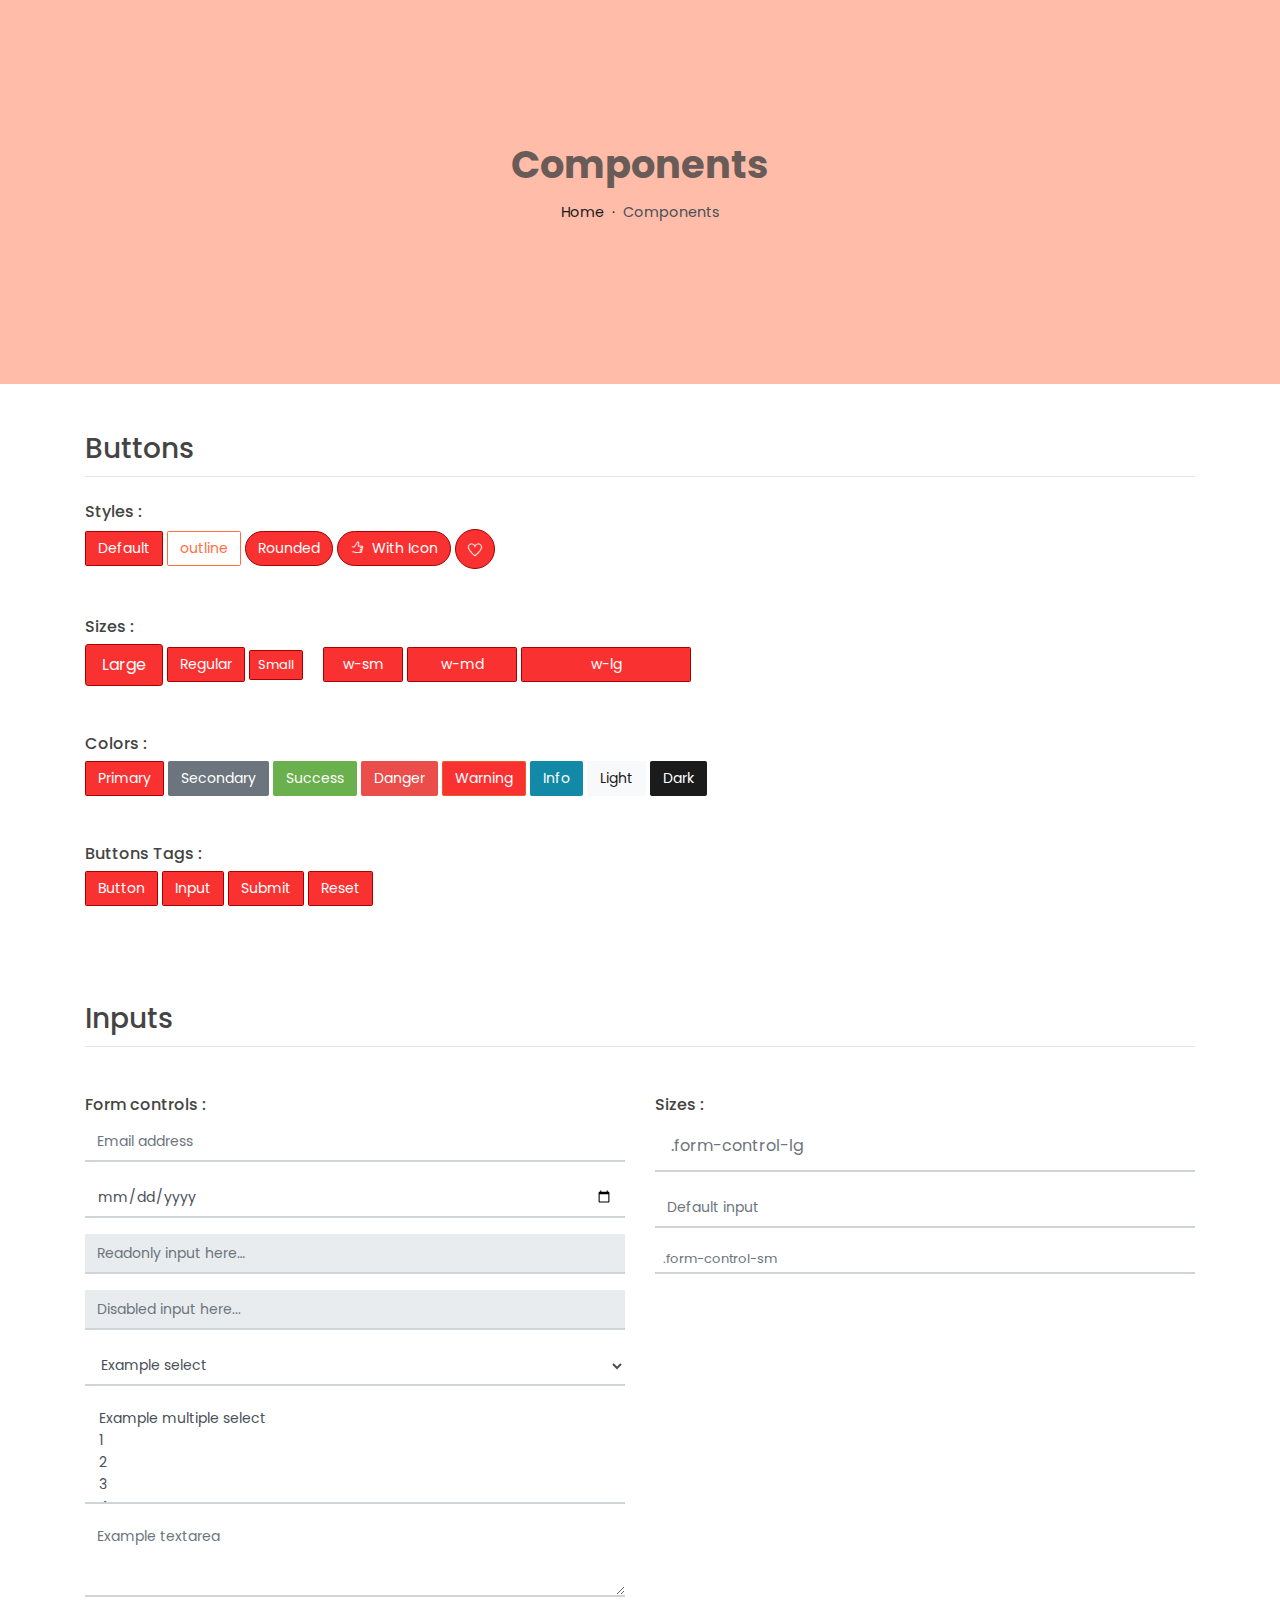
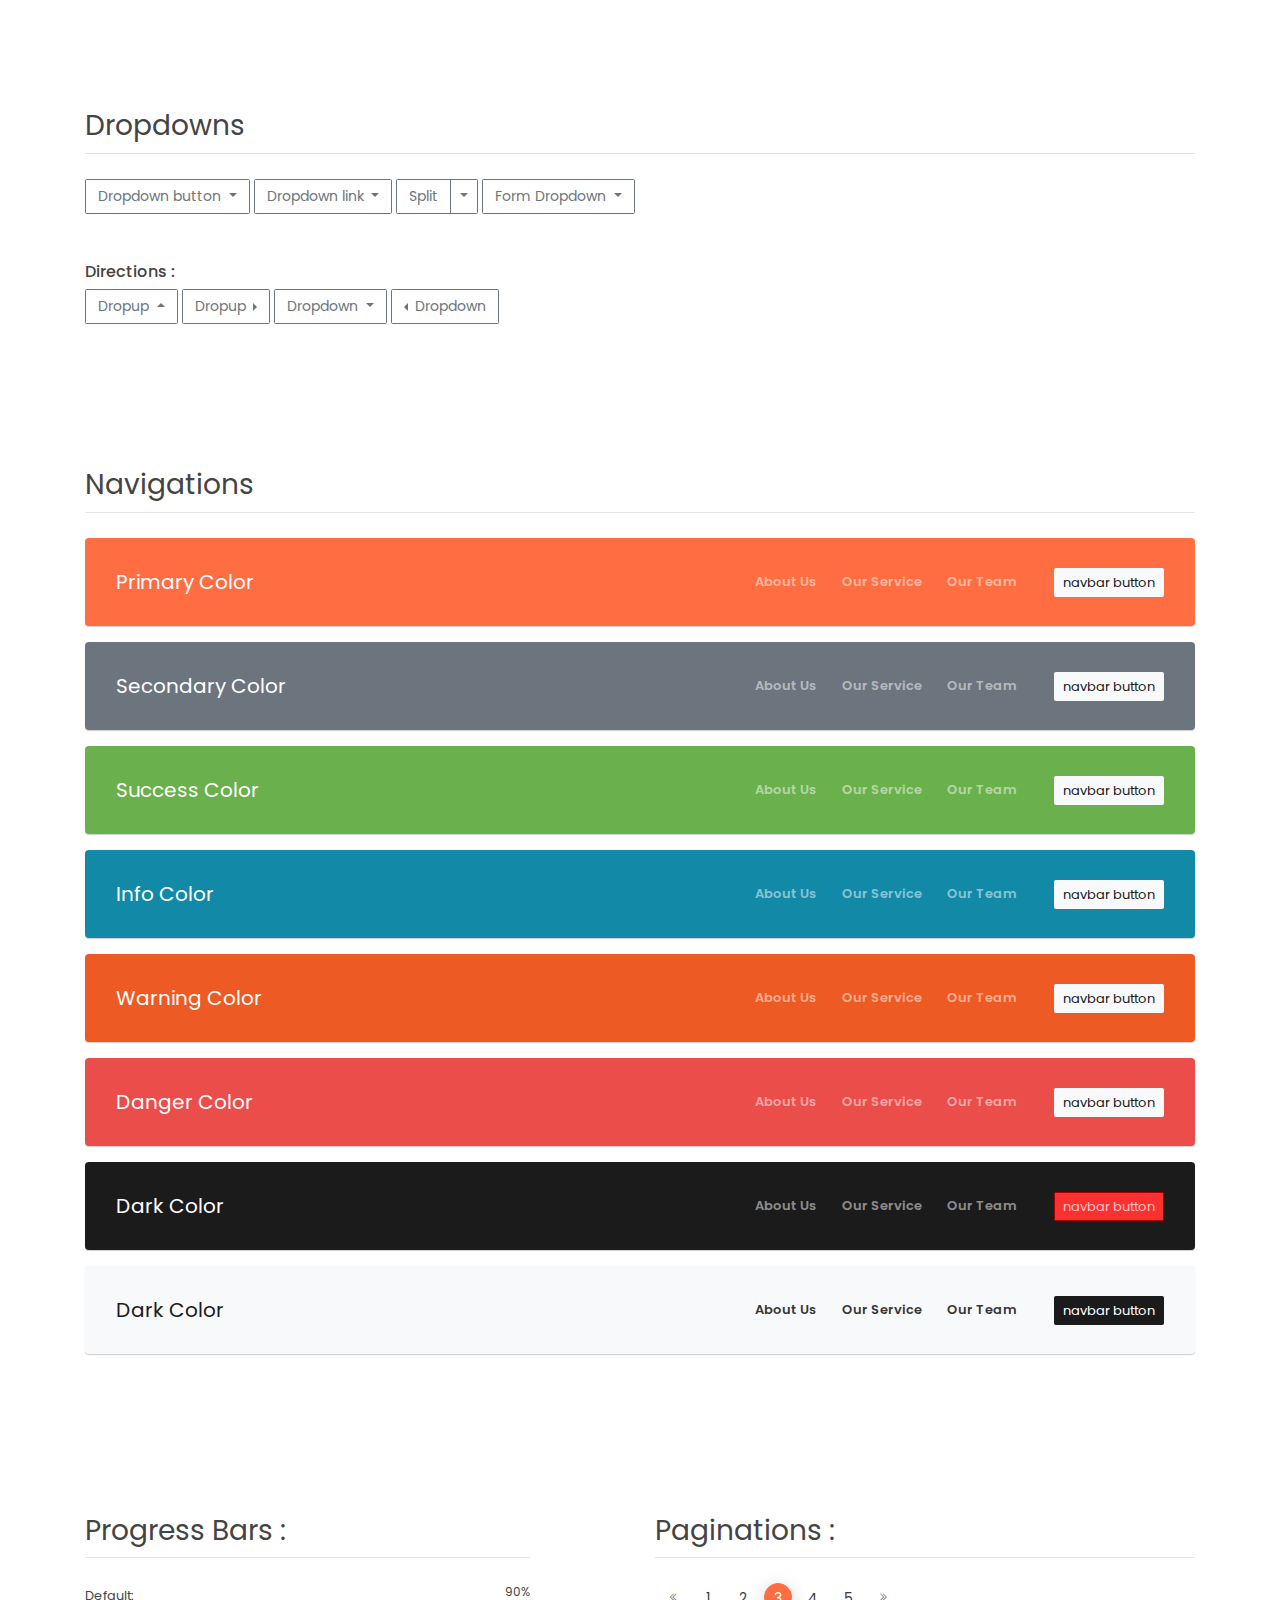
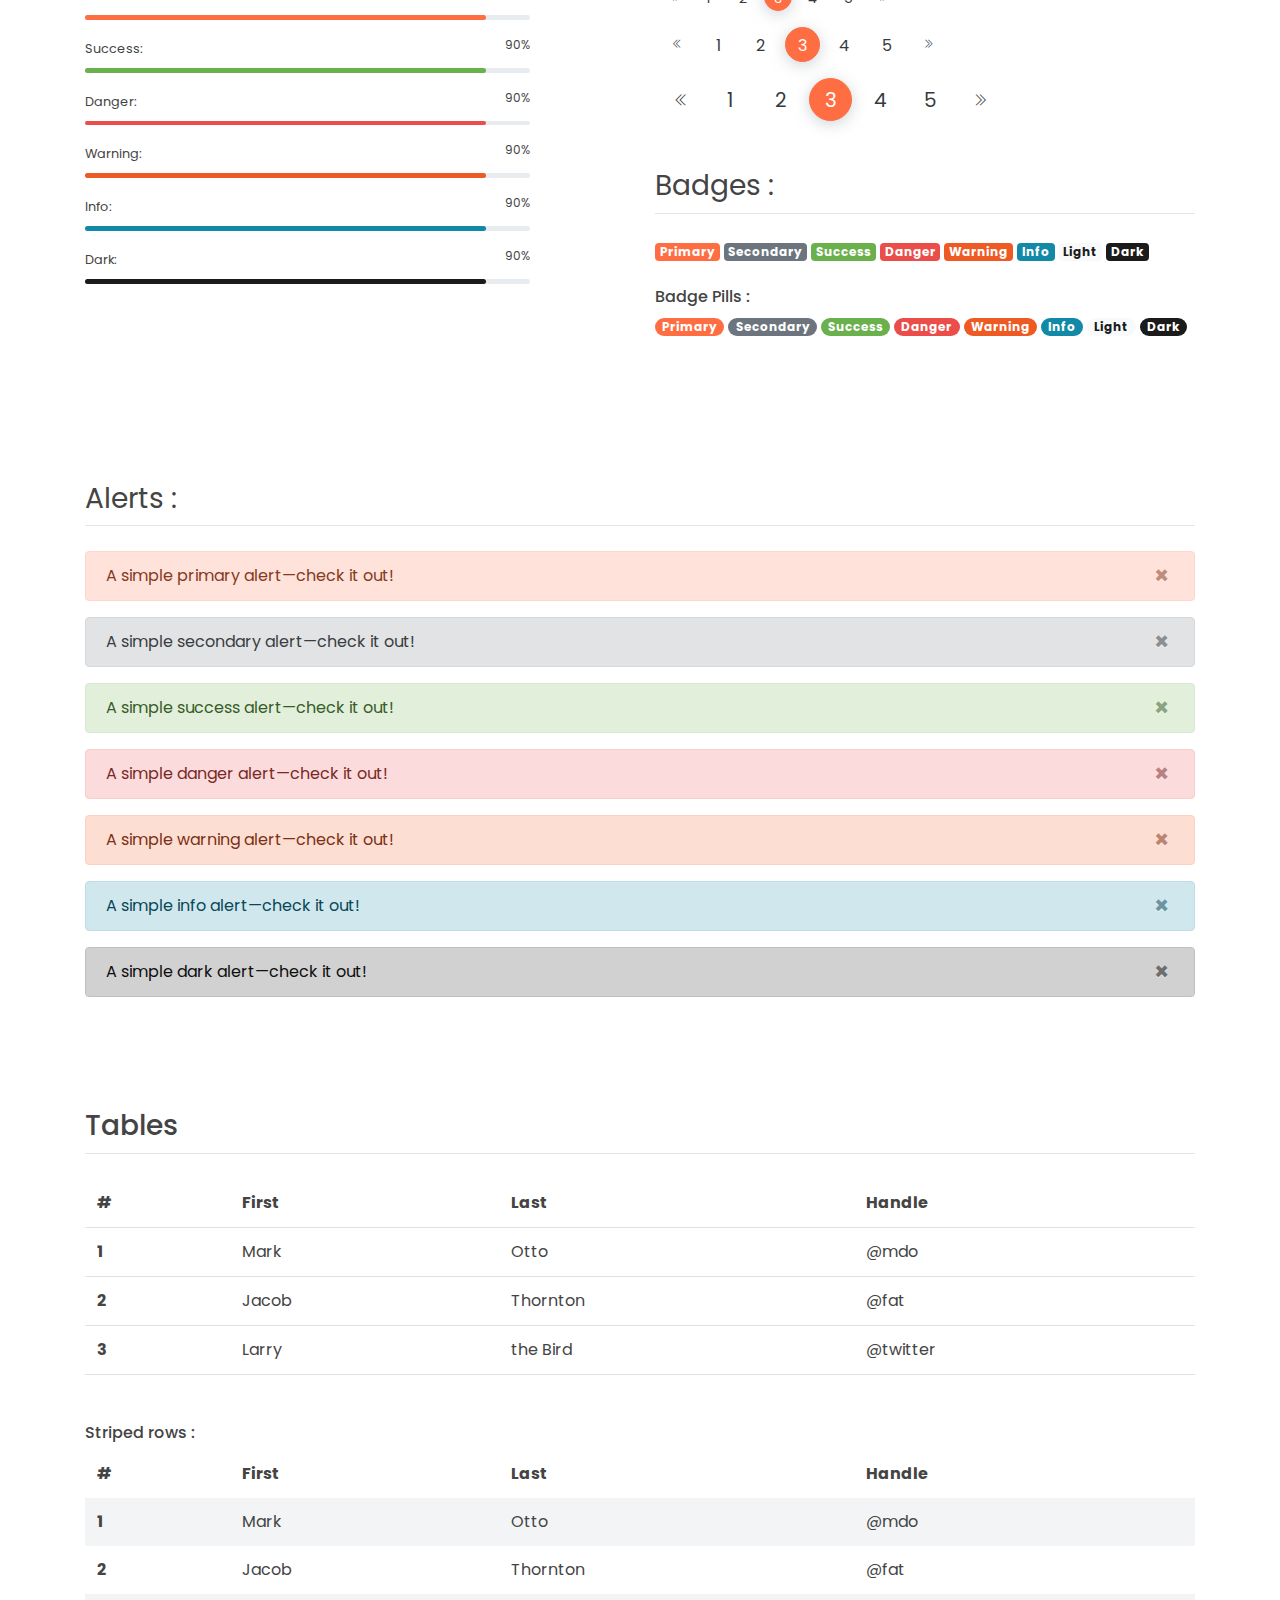
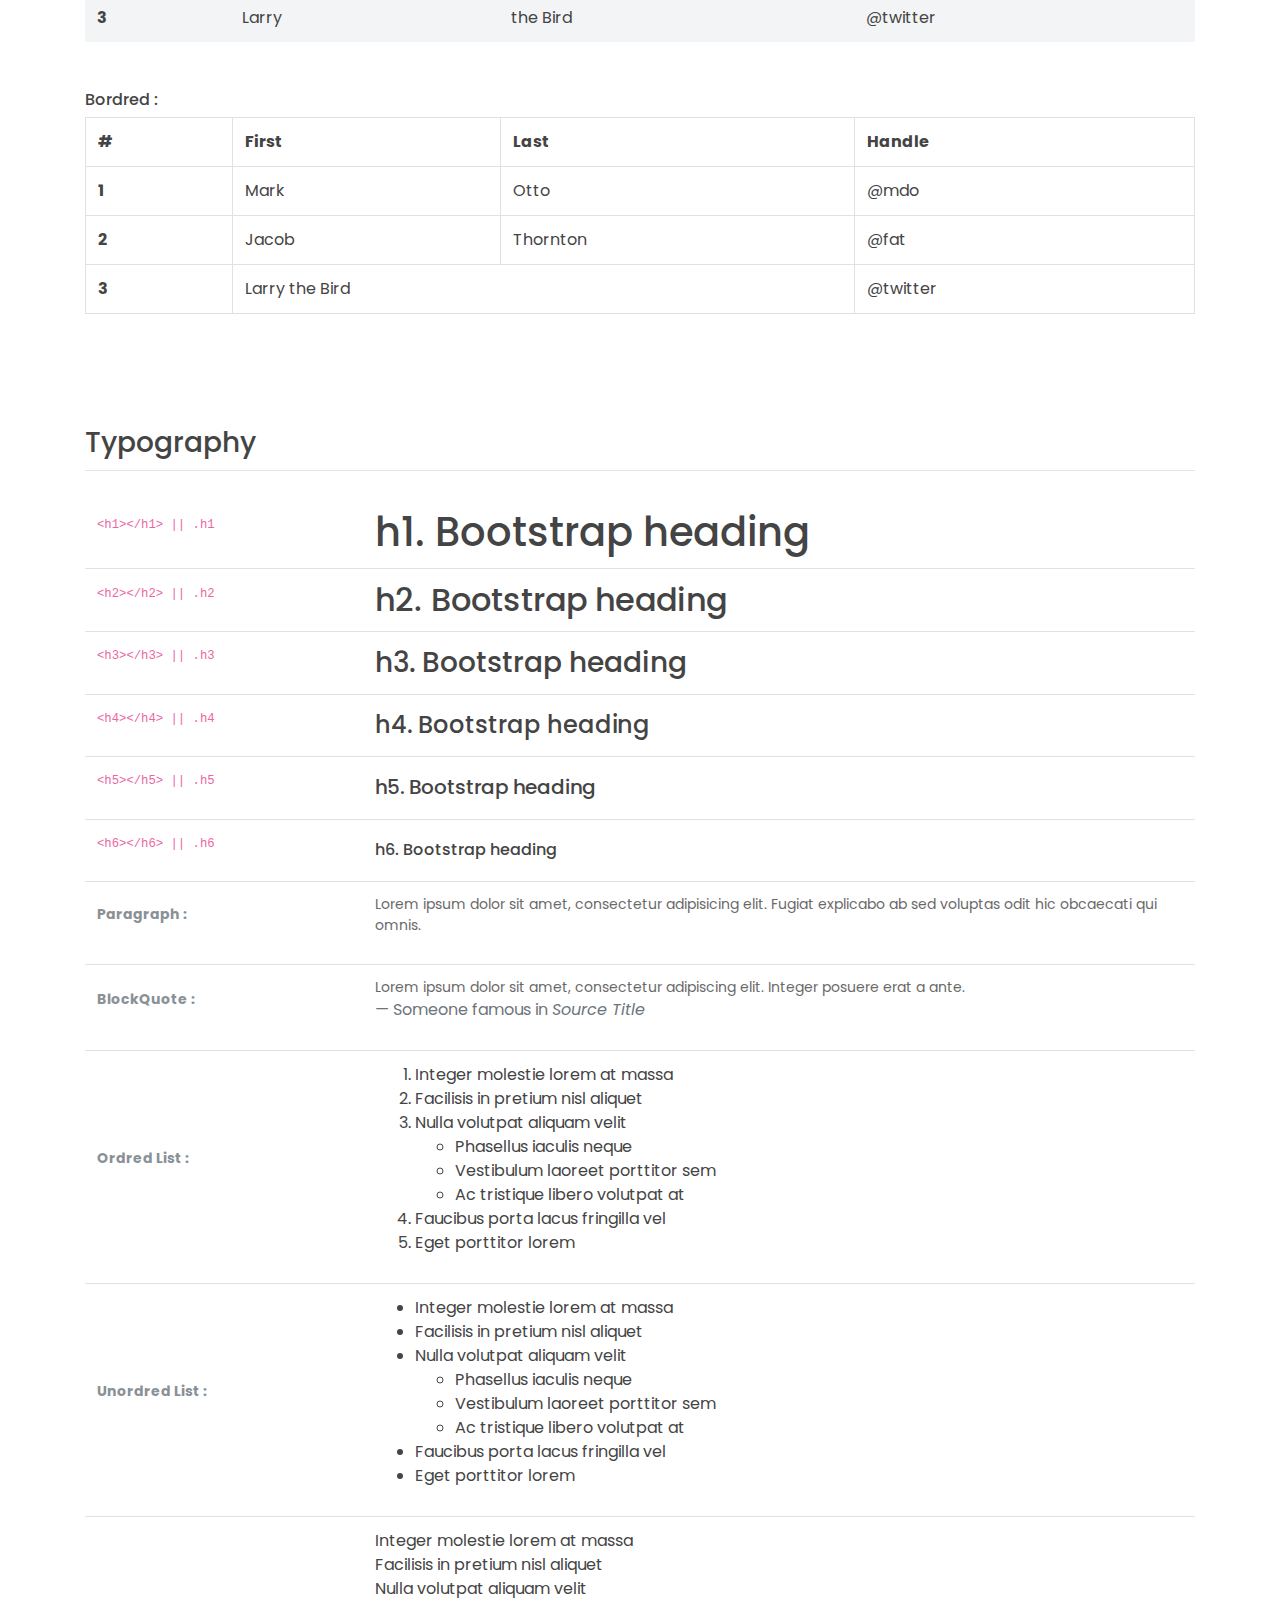
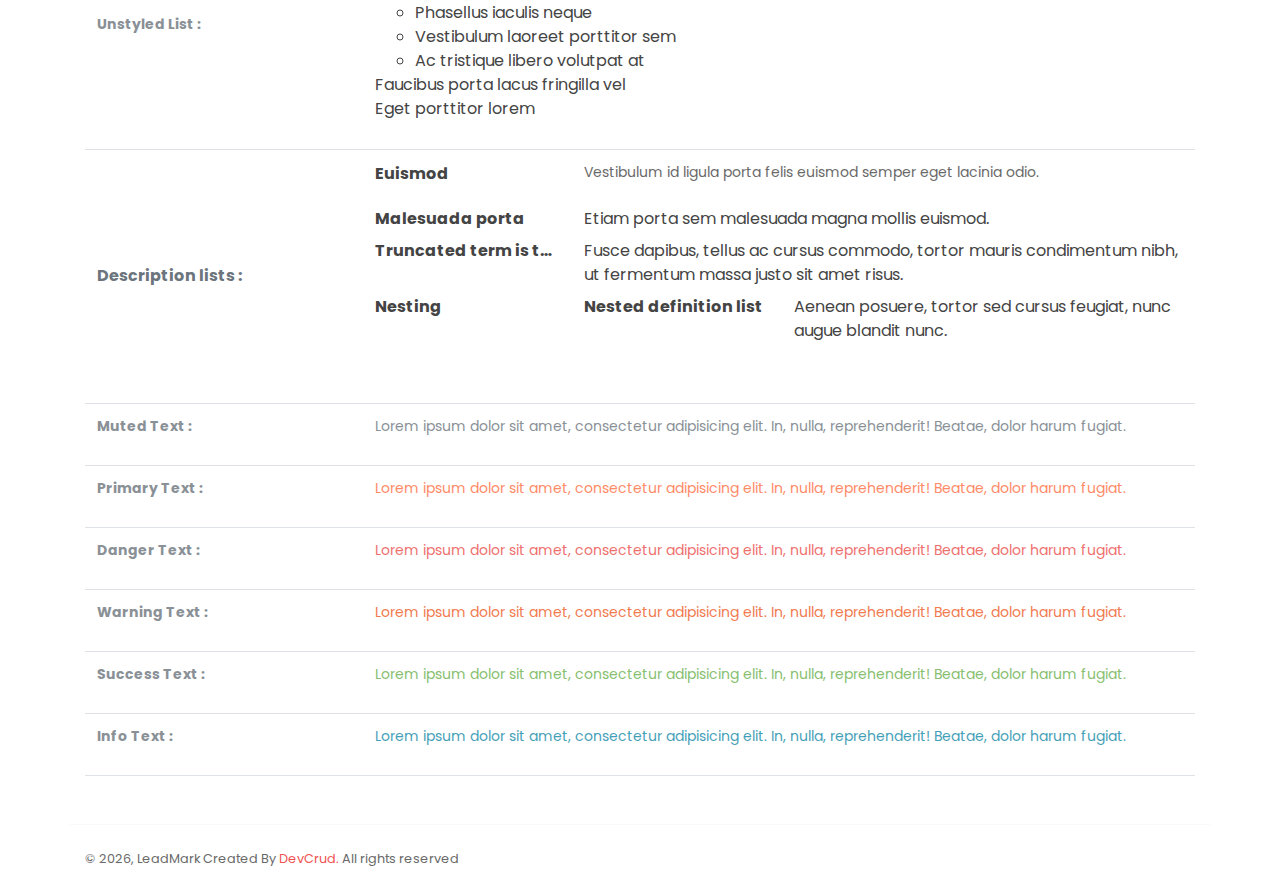
<file: leadmark/public_html/components.html>
<!DOCTYPE html>
<html lang="en">
<head>
   <meta charset="utf-8">
    <meta name="viewport" content="width=device-width, initial-scale=1, shrink-to-fit=no">
    <meta name="description" content="Start your development with LeadMark landing page.">
    <meta name="author" content="Devcrud">
    <title>LeadMark Landing page | Components</title>
    <link rel="icon" type="image/x-icon" href="logo.png">
   <!-- font icons -->
   <link rel="stylesheet" href="assets/vendors/themify-icons/css/themify-icons.css">
   <!-- Bootstrap + Steller  -->
   <link rel="stylesheet" href="assets/css/leadmark.css">
</head>
<body>

   <!-- Page Header -->
   <header class="header header-mini"> 
      <div class="header-title">Components</div> 
      <nav aria-label="breadcrumb">
         <ol class="breadcrumb">
            <li class="breadcrumb-item"><a href="index.html">Home</a></li>
            <li class="breadcrumb-item active" aria-current="page">Components</li>
         </ol>
      </nav>
   </header> <!-- End Of Page Header -->

   <!-- main content -->
   <div class="container">

      <!-- Buttons -->
      <h3 class="mt-5">Buttons</h3>
      <hr>
      <h6 class="section-secondary-title">Styles :</h6>
      <button class="btn btn-primary">Default</button>
      <button class="btn btn-outline-primary">outline</button>
      <button class="btn btn-primary rounded">Rounded</button>
      <button class="btn btn-primary rounded"><i class="ti-thumb-up pr-1"></i> With Icon</button>
      <button class="btn btn-primary circle"><i class="ti-heart"></i></button>

      <h6 class="section-secondary-title mt-5">Sizes :</h6>
      <button class="btn btn-primary btn-lg">Large</button>
      <button class="btn btn-primary ">Regular</button>
      <button class="btn btn-primary btn-sm">Small</button>
      <button class="btn btn-primary w-sm ml-3">w-sm</button>
      <button class="btn btn-primary w-md">w-md</button>
      <button class="btn btn-primary w-lg">w-lg</button>

      <h6 class="section-secondary-title mt-5">Colors :</h6>          
      <button type="button" class="btn btn-primary">Primary</button>
      <button type="button" class="btn btn-secondary">Secondary</button>
      <button type="button" class="btn btn-success">Success</button>
      <button type="button" class="btn btn-danger">Danger</button>
      <button type="button" class="btn btn-warning">Warning</button>
      <button type="button" class="btn btn-info">Info</button>
      <button type="button" class="btn btn-light">Light</button>
      <button type="button" class="btn btn-dark">Dark</button>

      <h6 class="section-secondary-title mt-5">Buttons Tags :</h6>
      <button class="btn btn-primary" type="submit">Button</button>
      <input class="btn btn-primary" type="button" value="Input">
      <input class="btn btn-primary" type="submit" value="Submit">
      <input class="btn btn-primary" type="reset" value="Reset">
      
      <!-- devider -->
      <div class="py-5"></div>

      <!-- Inputs -->
      <h3>Inputs</h3>
      <hr>
      <div class="row mt-5">
         <div class="col-md-6">
            <h6 class="section-secondary-title">Form controls :</h6>        
            <div class="form-group">
               <input type="email" class="form-control" id="exampleFormControlInput1" placeholder="Email address">
            </div>
            <div class="form-group">
               <input type="date" class="form-control" id="exampleFormControlInput1" placeholder="Date">
            </div>
            <div class="form-group">
               <input class="form-control" type="text" placeholder="Readonly input here…" readonly>
            </div>
            <div class="form-group">
               <input class="form-control" id="disabledInput" type="text" placeholder="Disabled input here..." disabled>
            </div>
            <div class="form-group">
               <select class="form-control" id="exampleFormControlSelect1">
                  <option>Example select</option>
                  <option>1</option>
                  <option>2</option>
                  <option>3</option>
                  <option>4</option>
                  <option>5</option>
               </select>
            </div>
            <div class="form-group">
               <select multiple class="form-control" id="exampleFormControlSelect2">
                  <option>Example multiple select</option>
                  <option>1</option>
                  <option>2</option>
                  <option>3</option>
                  <option>4</option>
                  <option>5</option>
               </select>
            </div>
            <div class="form-group">
               <textarea class="form-control" id="exampleFormControlTextarea1" rows="3" placeholder="Example textarea"></textarea>
            </div>
         </div>
         <div class="col-md-6">
            <h6 class="section-secondary-title">Sizes :</h6>    
            <div class="form-group">
               <input class="form-control form-control-lg" type="text" placeholder=".form-control-lg">             
            </div>
            <div class="form-group">
               <input class="form-control" type="text" placeholder="Default input">
            </div>
            <div class="form-group">
               <input class="form-control form-control-sm" type="text" placeholder=".form-control-sm"> 
            </div>
         </div>
      </div> <!-- end of inputs -->   

      <!-- devider -->
      <div class="py-5"></div>             

      <!-- Dropdowns -->
      <h3 class="components-section-title font-weight-normal">Dropdowns</h3>
      <hr>
      <div class="dropdown d-inline-block">
         <button class="btn btn-outline-secondary dropdown-toggle" type="button" id="dropdownMenuButton" data-toggle="dropdown" aria-haspopup="true" aria-expanded="false">
         Dropdown button
         </button>
         <div class="dropdown-menu" aria-labelledby="dropdownMenuButton">
         <a class="dropdown-item" href="#">Action</a>
         <a class="dropdown-item" href="#">Another action</a>
         <a class="dropdown-item" href="#">Something else here</a>
         </div>
      </div>
      <div class="dropdown d-inline-block">
         <a class="btn btn-outline-secondary dropdown-toggle" href="#" role="button" id="dropdownMenuLink" data-toggle="dropdown" aria-haspopup="true" aria-expanded="false">
            Dropdown link
         </a>
         <div class="dropdown-menu" aria-labelledby="dropdownMenuLink">
            <a class="dropdown-item" href="#">Action</a>
            <a class="dropdown-item" href="#">Another action</a>
            <a class="dropdown-item" href="#">Something else here</a>
         </div>
      </div>
      <div class="btn-group">
         <button type="button" class="btn btn-outline-secondary">Split</button>
         <button type="button" class="btn btn-outline-secondary dropdown-toggle dropdown-toggle-split" data-toggle="dropdown" aria-haspopup="true" aria-expanded="false">
         <span class="sr-only">Toggle Dropdown</span>
         </button>
         <div class="dropdown-menu">
            <a class="dropdown-item" href="#">Action</a>
            <a class="dropdown-item" href="#">Another action</a>
            <a class="dropdown-item" href="#">Something else here</a>
            <div class="dropdown-divider"></div>
            <a class="dropdown-item" href="#">Separated link</a>
         </div>
      </div>
      <div class="btn-group">
         <button class="btn btn-outline-secondary dropdown-toggle" type="button" id="dropdownMenuButton" data-toggle="dropdown" aria-haspopup="true" aria-expanded="false">
            Form Dropdown
         </button>
         <div class="dropdown-menu form">
            <form class="px-4 py-3">
               <div class="form-group">
                  <input type="email" class="form-control" id="exampleDropdownFormEmail1" placeholder="email@example.com">
               </div>
               <div class="form-group">
                  <input type="password" class="form-control" id="exampleDropdownFormPassword1" placeholder="Password">
               </div>
               <div class="form-check mb-3">
                  <input type="checkbox" class="form-check-input" id="dropdownCheck">
                  <label class="form-check-label" for="dropdownCheck">
                     Remember me
                  </label>
               </div>
               <button type="submit" class="btn btn-primary btn-block">Sign in</button>
            </form>
            <div class="dropdown-divider"></div>
            <a class="dropdown-item" href="#"><small>New around here? Sign up</small></a>
            <a class="dropdown-item" href="#"><small>Forgot password?</small></a>
         </div>
      </div>       
      <h6 class="section-secondary-title mt-5">Directions :</h6>  
      <div class="btn-group dropup">
         <button type="button" class="btn btn-outline-secondary dropdown-toggle" data-toggle="dropdown" aria-haspopup="true" aria-expanded="false">
            Dropup
         </button>
         <div class="dropdown-menu">
            <a class="dropdown-item" href="#">Action</a>
            <a class="dropdown-item" href="#">Another action</a>
            <a class="dropdown-item" href="#">Something else here</a>
            <div class="dropdown-divider"></div>
            <a class="dropdown-item" href="#">Separated link</a>
         </div>
      </div>
      <div class="btn-group dropright">
         <button type="button" class="btn btn-outline-secondary dropdown-toggle" data-toggle="dropdown" aria-haspopup="true" aria-expanded="false">
            Dropup
         </button>
         <div class="dropdown-menu">
            <a class="dropdown-item" href="#">Action</a>
            <a class="dropdown-item" href="#">Another action</a>
            <a class="dropdown-item" href="#">Something else here</a>
            <div class="dropdown-divider"></div>
            <a class="dropdown-item" href="#">Separated link</a>
         </div>
      </div>
      <div class="btn-group">
         <button type="button" class="btn btn-outline-secondary dropdown-toggle" data-toggle="dropdown" aria-haspopup="true" aria-expanded="false">
            Dropdown
         </button>
         <div class="dropdown-menu">
            <a class="dropdown-item" href="#">Action</a>
            <a class="dropdown-item" href="#">Another action</a>
            <a class="dropdown-item" href="#">Something else here</a>
            <div class="dropdown-divider"></div>
            <a class="dropdown-item" href="#">Separated link</a>
         </div>
      </div>
      <div class="btn-group dropleft">
         <button type="button" class="btn btn-outline-secondary dropdown-toggle" data-toggle="dropdown" aria-haspopup="true" aria-expanded="false">
            Dropdown
         </button>
         <div class="dropdown-menu">
            <a class="dropdown-item" href="#">Action</a>
            <a class="dropdown-item" href="#">Another action</a>
            <a class="dropdown-item" href="#">Something else here</a>
            <div class="dropdown-divider"></div>
            <a class="dropdown-item" href="#">Separated link</a>
         </div>
      </div> <!-- end of Dropdowns -->  

      <!-- devider -->
      <div class="py-5"></div>   

      <!-- navbars -->
      <h3 class="components-section-title font-weight-normal mt-5">Navigations</h3>
      <hr>
      <nav class="navbar navbar-expand-sm navbar-dark bg-primary rounded shadow mb-3">
         <div class="container">
            <a class="navbar-brand" href="#">Primary Color</a>
            <button class="navbar-toggler ml-auto" type="button" data-toggle="collapse" data-target="#navbarSupportedContent" aria-controls="navbarSupportedContent" aria-expanded="false" aria-label="Toggle navigation">
            <span class="navbar-toggler-icon"></span>
            </button>
            <div class="collapse navbar-collapse" id="navbarSupportedContent">
               <ul class="navbar-nav ml-auto"> 
                  <li class="nav-item">
                     <a class="nav-link" href="#about">About Us</a>
                  </li>
                  <li class="nav-item">
                     <a class="nav-link" href="#service">Our Service</a>
                  </li>
                  <li class="nav-item">
                     <a class="nav-link" href="#team">Our Team</a>
                  </li>
                  <li class="nav-item">
                     <a href="#book-table" class="ml-4 mt-1 btn btn-light btn-sm">navbar button</a>
                  </li>
               </ul>                       
            </div>
         </div>
      </nav>
      <nav class="navbar navbar-expand-sm navbar-dark bg-secondary rounded shadow mb-3">
         <div class="container">
            <a class="navbar-brand" href="#">Secondary Color</a>
            <button class="navbar-toggler ml-auto" type="button" data-toggle="collapse" data-target="#navbarSupportedContent" aria-controls="navbarSupportedContent" aria-expanded="false" aria-label="Toggle navigation">
            <span class="navbar-toggler-icon"></span>
            </button>
            <div class="collapse navbar-collapse" id="navbarSupportedContent">
               <ul class="navbar-nav ml-auto"> 
                  <li class="nav-item">
                     <a class="nav-link" href="#about">About Us</a>
                  </li>
                  <li class="nav-item">
                     <a class="nav-link" href="#service">Our Service</a>
                  </li>
                  <li class="nav-item">
                     <a class="nav-link" href="#team">Our Team</a>
                  </li>
                  <li class="nav-item">
                     <a href="#book-table" class="ml-4 mt-1 btn btn-light btn-sm">navbar button</a>
                  </li>
               </ul>                       
            </div>
         </div>
      </nav>
      <nav class="navbar navbar-expand-sm navbar-dark bg-success rounded shadow mb-3">
         <div class="container">
            <a class="navbar-brand" href="#">Success Color</a>
            <button class="navbar-toggler ml-auto" type="button" data-toggle="collapse" data-target="#navbarSupportedContent" aria-controls="navbarSupportedContent" aria-expanded="false" aria-label="Toggle navigation">
            <span class="navbar-toggler-icon"></span>
            </button>
            <div class="collapse navbar-collapse" id="navbarSupportedContent">
               <ul class="navbar-nav ml-auto"> 
                  <li class="nav-item">
                     <a class="nav-link" href="#about">About Us</a>
                  </li>
                  <li class="nav-item">
                     <a class="nav-link" href="#service">Our Service</a>
                  </li>
                  <li class="nav-item">
                     <a class="nav-link" href="#team">Our Team</a>
                  </li>
                  <li class="nav-item">
                     <a href="#book-table" class="ml-4 mt-1 btn btn-light btn-sm">navbar button</a>
                  </li>
               </ul>                       
            </div>
         </div>
      </nav>
      <nav class="navbar navbar-expand-sm navbar-dark bg-info rounded shadow mb-3">
         <div class="container">
            <a class="navbar-brand" href="#">Info Color</a>
            <button class="navbar-toggler ml-auto" type="button" data-toggle="collapse" data-target="#navbarSupportedContent" aria-controls="navbarSupportedContent" aria-expanded="false" aria-label="Toggle navigation">
            <span class="navbar-toggler-icon"></span>
            </button>
            <div class="collapse navbar-collapse" id="navbarSupportedContent">
               <ul class="navbar-nav ml-auto"> 
                  <li class="nav-item">
                     <a class="nav-link" href="#about">About Us</a>
                  </li>
                  <li class="nav-item">
                     <a class="nav-link" href="#service">Our Service</a>
                  </li>
                  <li class="nav-item">
                     <a class="nav-link" href="#team">Our Team</a>
                  </li>
                  <li class="nav-item">
                     <a href="#book-table" class="ml-4 mt-1 btn btn-light btn-sm">navbar button</a>
                  </li>
               </ul>                       
            </div>
         </div>
      </nav>
      <nav class="navbar navbar-expand-sm navbar-dark bg-warning rounded shadow mb-3">
         <div class="container">
            <a class="navbar-brand" href="#">Warning Color</a>
            <button class="navbar-toggler ml-auto" type="button" data-toggle="collapse" data-target="#navbarSupportedContent" aria-controls="navbarSupportedContent" aria-expanded="false" aria-label="Toggle navigation">
            <span class="navbar-toggler-icon"></span>
            </button>
            <div class="collapse navbar-collapse" id="navbarSupportedContent">
               <ul class="navbar-nav ml-auto"> 
                  <li class="nav-item">
                     <a class="nav-link" href="#about">About Us</a>
                  </li>
                  <li class="nav-item">
                     <a class="nav-link" href="#service">Our Service</a>
                  </li>
                  <li class="nav-item">
                     <a class="nav-link" href="#team">Our Team</a>
                  </li>
                  <li class="nav-item">
                     <a href="#book-table" class="ml-4 mt-1 btn btn-light btn-sm">navbar button</a>
                  </li>
               </ul>                       
            </div>
         </div>
      </nav>
      <nav class="navbar navbar-expand-sm navbar-dark bg-danger rounded shadow mb-3">
         <div class="container">
            <a class="navbar-brand" href="#">Danger Color</a>
            <button class="navbar-toggler ml-auto" type="button" data-toggle="collapse" data-target="#navbarSupportedContent" aria-controls="navbarSupportedContent" aria-expanded="false" aria-label="Toggle navigation">
            <span class="navbar-toggler-icon"></span>
            </button>
            <div class="collapse navbar-collapse" id="navbarSupportedContent">
               <ul class="navbar-nav ml-auto"> 
                  <li class="nav-item">
                     <a class="nav-link" href="#about">About Us</a>
                  </li>
                  <li class="nav-item">
                     <a class="nav-link" href="#service">Our Service</a>
                  </li>
                  <li class="nav-item">
                     <a class="nav-link" href="#team">Our Team</a>
                  </li>
                  <li class="nav-item">
                     <a href="#book-table" class="ml-4 mt-1 btn btn-light btn-sm">navbar button</a>
                  </li>
               </ul>                       
            </div>
         </div>
      </nav>
      <nav class="navbar navbar-expand-sm navbar-dark bg-dark rounded shadow mb-3">
         <div class="container">
            <a class="navbar-brand" href="#">Dark Color</a>
            <button class="navbar-toggler ml-auto" type="button" data-toggle="collapse" data-target="#navbarSupportedContent" aria-controls="navbarSupportedContent" aria-expanded="false" aria-label="Toggle navigation">
            <span class="navbar-toggler-icon"></span>
            </button>
            <div class="collapse navbar-collapse" id="navbarSupportedContent">
               <ul class="navbar-nav ml-auto"> 
                  <li class="nav-item">
                     <a class="nav-link" href="#about">About Us</a>
                  </li>
                  <li class="nav-item">
                     <a class="nav-link" href="#service">Our Service</a>
                  </li>
                  <li class="nav-item">
                     <a class="nav-link" href="#team">Our Team</a>
                  </li>
                  <li class="nav-item">
                     <a href="#book-table" class="ml-4 mt-1 btn btn-primary btn-sm">navbar button</a>
                  </li>
               </ul>                       
            </div>
         </div>
      </nav>
      <nav class="navbar navbar-expand-sm navbar-light bg-light rounded shadow mb-3">
         <div class="container">
            <a class="navbar-brand" href="#">Dark Color</a>
            <button class="navbar-toggler ml-auto" type="button" data-toggle="collapse" data-target="#navbarSupportedContent" aria-controls="navbarSupportedContent" aria-expanded="false" aria-label="Toggle navigation">
            <span class="navbar-toggler-icon"></span>
            </button>
            <div class="collapse navbar-collapse" id="navbarSupportedContent">
               <ul class="navbar-nav ml-auto"> 
                  <li class="nav-item">
                     <a class="nav-link" href="#about">About Us</a>
                  </li>
                  <li class="nav-item">
                     <a class="nav-link" href="#service">Our Service</a>
                  </li>
                  <li class="nav-item">
                     <a class="nav-link" href="#team">Our Team</a>
                  </li>
                  <li class="nav-item">
                     <a href="#book-table" class="ml-4 mt-1 btn btn-dark btn-sm">navbar button</a>
                  </li>
               </ul>                       
            </div>
         </div>
      </nav>
      <!-- End of navbars -->

      <!-- devider -->
      <div class="py-5"></div>   
      
      <!-- progress bars -->
      <div class="row justify-content-between">
         <div class="col-md-5">
            <h3 class="components-section-title font-weight-normal mt-5">Progress Bars :</h3>
            <hr>
            <small>Default: </small>
            <div class="progress mt-2 mb-3">
               <div class="progress-bar" role="progressbar" style="width: 90%" aria-valuenow="25" aria-valuemin="0" aria-valuemax="100"><span>90%</span></div>
            </div>
            <small>Success:</small>
            <div class="progress mt-2 mb-3">
               <div class="progress-bar bg-success" role="progressbar" style="width: 90%" aria-valuenow="25" aria-valuemin="0" aria-valuemax="100"><span>90%</span></div>
            </div>
            <small>Danger:</small>
            <div class="progress mt-2 mb-3">
               <div class="progress-bar bg-danger" role="progressbar" style="width: 90%" aria-valuenow="25" aria-valuemin="0" aria-valuemax="100"><span>90%</span></div>
            </div>
            <small>Warning:</small>
            <div class="progress mt-2 mb-3">
               <div class="progress-bar bg-warning" role="progressbar" style="width: 90%" aria-valuenow="25" aria-valuemin="0" aria-valuemax="100"><span>90%</span></div>
            </div>
            <small>Info:</small>
            <div class="progress mt-2 mb-3">
               <div class="progress-bar bg-info" role="progressbar" style="width: 90%" aria-valuenow="25" aria-valuemin="0" aria-valuemax="100"><span>90%</span></div>
            </div>
            <small>Dark:</small>
            <div class="progress mt-2 mb-3">
               <div class="progress-bar bg-dark" role="progressbar" style="width: 90%" aria-valuenow="25" aria-valuemin="0" aria-valuemax="100"><span>90%</span></div>
            </div>
         </div>
         <div class="col-md-6">
            <h3 class="components-section-title font-weight-normal mt-5">Paginations :</h3>
            <hr>
            <nav aria-label="Page navigation example">
               <ul class="pagination pagination-sm">
                  <li class="page-item"><a class="page-link" href="#"><i class="ti-angle-double-left"></i></a></li>
                  <li class="page-item"><a class="page-link" href="#">1</a></li>
                  <li class="page-item"><a class="page-link" href="#">2</a></li>
                  <li class="page-item active"><a class="page-link" href="#">3</a></li>
                  <li class="page-item"><a class="page-link" href="#">4</a></li>
                  <li class="page-item"><a class="page-link" href="#">5</a></li>
                  <li class="page-item"><a class="page-link" href="#"><i class="ti-angle-double-right"></i></a></li>
               </ul>
            </nav>
            <nav aria-label="Page navigation example">
               <ul class="pagination">
               <li class="page-item"><a class="page-link" href="#"><i class="ti-angle-double-left"></i></a></li>
                  <li class="page-item"><a class="page-link" href="#">1</a></li>
                  <li class="page-item"><a class="page-link" href="#">2</a></li>
                  <li class="page-item active"><a class="page-link" href="#">3</a></li>
                  <li class="page-item"><a class="page-link" href="#">4</a></li>
                  <li class="page-item"><a class="page-link" href="#">5</a></li>
                  <li class="page-item"><a class="page-link" href="#"><i class="ti-angle-double-right"></i></a></li>
               </ul>
            </nav>
            <nav aria-label="Page navigation example">
               <ul class="pagination pagination-lg">
                  <li class="page-item"><a class="page-link" href="#"><i class="ti-angle-double-left"></i></a></li>
                  <li class="page-item"><a class="page-link" href="#">1</a></li>
                  <li class="page-item"><a class="page-link" href="#">2</a></li>
                  <li class="page-item active"><a class="page-link" href="#">3</a></li>
                  <li class="page-item"><a class="page-link" href="#">4</a></li>
                  <li class="page-item"><a class="page-link" href="#">5</a></li>
                  <li class="page-item"><a class="page-link" href="#"><i class="ti-angle-double-right"></i></a></li>
               </ul>
            </nav>

            <!-- Badges -->
            <h3 class="components-section-title font-weight-normal mt-5">Badges :</h3>
            <hr>
            <span class="badge badge-primary">Primary</span>
            <span class="badge badge-secondary">Secondary</span>
            <span class="badge badge-success">Success</span>
            <span class="badge badge-danger">Danger</span>
            <span class="badge badge-warning">Warning</span>
            <span class="badge badge-info">Info</span>
            <span class="badge badge-light">Light</span>
            <span class="badge badge-dark">Dark</span>
            <h6 class="section-secondary-title mt-4 mb-2">Badge Pills :</h6>
            <span class="badge badge-pill badge-primary">Primary</span>
            <span class="badge badge-pill badge-secondary">Secondary</span>
            <span class="badge badge-pill badge-success">Success</span>
            <span class="badge badge-pill badge-danger">Danger</span>
            <span class="badge badge-pill badge-warning">Warning</span>
            <span class="badge badge-pill badge-info">Info</span>
            <span class="badge badge-pill badge-light">Light</span>
            <span class="badge badge-pill badge-dark">Dark</span>
         </div>
      </div> <!-- End of Progress bars -->

      <!-- devider -->
      <div class="py-5"></div>  

      <!-- Alerts -->
      <h3 class="components-section-title font-weight-normal mt-5">Alerts :</h3>
      <hr>
      <div class="alert alert-primary alert-dismissible fade show" role="alert">
         A simple primary alert—check it out!
         <button type="button" class="close" data-dismiss="alert" aria-label="Close">
            <span aria-hidden="true">&times;</span>
         </button>
      </div>
      <div class="alert alert-secondary alert-dismissible fade show" role="alert">
         A simple secondary alert—check it out!
         <button type="button" class="close" data-dismiss="alert" aria-label="Close">
            <span aria-hidden="true">&times;</span>
         </button>
      </div>
      <div class="alert alert-success alert-dismissible fade show" role="alert">
         A simple success alert—check it out!
         <button type="button" class="close" data-dismiss="alert" aria-label="Close">
            <span aria-hidden="true">&times;</span>
         </button>
      </div>
      <div class="alert alert-danger alert-dismissible fade show" role="alert">
         A simple danger alert—check it out!
         <button type="button" class="close" data-dismiss="alert" aria-label="Close">
            <span aria-hidden="true">&times;</span>
         </button>
      </div>
      <div class="alert alert-warning alert-dismissible fade show" role="alert">
         A simple warning alert—check it out!
         <button type="button" class="close" data-dismiss="alert" aria-label="Close">
            <span aria-hidden="true">&times;</span>
         </button>
      </div>
      <div class="alert alert-info alert-dismissible fade show" role="alert">
         A simple info alert—check it out!
         <button type="button" class="close" data-dismiss="alert" aria-label="Close">
            <span aria-hidden="true">&times;</span>
         </button>
      </div>
      <div class="alert alert-dark alert-dismissible fade show" role="alert">
         A simple dark alert—check it out!
         <button type="button" class="close" data-dismiss="alert" aria-label="Close">
            <span aria-hidden="true">&times;</span>
         </button>
      </div>
      <!-- end of alerts -->

      <!-- devider -->
      <div class="py-5"></div> 
   
      <!-- tables -->
      <h3 class="components-section-title">Tables</h3>
      <hr>
      <table class="table">
         <thead>
            <tr>
               <th scope="col">#</th>
               <th scope="col">First</th>
               <th scope="col">Last</th>
               <th scope="col">Handle</th>
            </tr>
         </thead>
         <tbody>
            <tr>
               <th scope="row">1</th>
               <td>Mark</td>
               <td>Otto</td>
               <td>@mdo</td>
            </tr>
            <tr>
               <th scope="row">2</th>
               <td>Jacob</td>
               <td>Thornton</td>
               <td>@fat</td>
            </tr>
            <tr>
               <th scope="row">3</th>
               <td>Larry</td>
               <td>the Bird</td>
               <td>@twitter</td>
            </tr>
         </tbody>
      </table>

      <h6 class="section-secondary-title mt-5">Striped rows :</h6>
      <table class="table table-striped">
         <thead>
            <tr>
               <th scope="col">#</th>
               <th scope="col">First</th>
               <th scope="col">Last</th>
               <th scope="col">Handle</th>
            </tr>
         </thead>
         <tbody>
            <tr>
               <th scope="row">1</th>
               <td>Mark</td>
               <td>Otto</td>
               <td>@mdo</td>
            </tr>
            <tr>
               <th scope="row">2</th>
               <td>Jacob</td>
               <td>Thornton</td>
               <td>@fat</td>
            </tr>
            <tr>
               <th scope="row">3</th>
               <td>Larry</td>
               <td>the Bird</td>
               <td>@twitter</td>
            </tr>
         </tbody>
      </table>

      <h6 class="section-secondary-title mt-5">Bordred :</h6>
      <table class="table table-bordered">
         <thead>
            <tr>
               <th scope="col">#</th>
               <th scope="col">First</th>
               <th scope="col">Last</th>
               <th scope="col">Handle</th>
            </tr>
         </thead>
         <tbody>
            <tr>
               <th scope="row">1</th>
               <td>Mark</td>
               <td>Otto</td>
               <td>@mdo</td>
            </tr>
            <tr>
               <th scope="row">2</th>
               <td>Jacob</td>
               <td>Thornton</td>
               <td>@fat</td>
            </tr>
            <tr>
               <th scope="row">3</th>
               <td colspan="2">Larry the Bird</td>
               <td>@twitter</td>
            </tr>
         </tbody>
      </table>
      <!-- end of tables -->

      <!-- devider -->
      <div class="py-5"></div> 

      <!-- typography -->
      <h3 class="components-section-title">Typography</h3>
      <hr>
      <table class="table table-borderless v-align-center">
         <tbody>
            <tr>
               <td>
                  <p><code class="highlighter-rouge">&lt;h1&gt;&lt;/h1&gt; || .h1</code></p>
               </td>
               <td class="w-75"><span class="h1">h1. Bootstrap heading</span></td>
            </tr>
            <tr>
               <td>
                  <p><code class="highlighter-rouge">&lt;h2&gt;&lt;/h2&gt; || .h2</code></p>
               </td>
               <td><span class="h2">h2. Bootstrap heading</span></td>
            </tr>
            <tr>
               <td>
                  <p><code class="highlighter-rouge">&lt;h3&gt;&lt;/h3&gt; || .h3</code></p>
               </td>
               <td><span class="h3">h3. Bootstrap heading</span></td>
            </tr>
            <tr>
               <td>
                  <p><code class="highlighter-rouge">&lt;h4&gt;&lt;/h4&gt; || .h4</code></p>
               </td>
               <td><span class="h4">h4. Bootstrap heading</span></td>
            </tr>
            <tr>
               <td>
                  <p><code class="highlighter-rouge">&lt;h5&gt;&lt;/h5&gt; || .h5</code></p>
               </td>
               <td><span class="h5">h5. Bootstrap heading</span></td>
            </tr>
            <tr>
               <td>
                  <p><code class="highlighter-rouge">&lt;h6&gt;&lt;/h6&gt; || .h6</code></p>
               </td>
               <td><span class="h6">h6. Bootstrap heading</span></td>
            </tr>
            <tr>
               <td>
                  <p class="font-weight-bold text-muted">Paragraph :</p>
               </td>
               <td><p>Lorem ipsum dolor sit amet, consectetur adipisicing elit. Fugiat explicabo ab sed voluptas odit hic obcaecati qui omnis.</p></td>
            </tr>
            <tr>
               <td>
                  <p class="font-weight-bold text-muted">BlockQuote :</p>
               </td>
               <td>
                  <blockquote class="blockquote">
                     <p class="mb-0">Lorem ipsum dolor sit amet, consectetur adipiscing elit. Integer posuere erat a ante.</p>
                     <footer class="blockquote-footer">Someone famous in <cite title="Source Title">Source Title</cite></footer>
                  </blockquote>
               </td>
            </tr>

            <tr>
               <td><p class="font-weight-bold text-muted">Ordred List :</p></td>
               <td>
                  <ol>
                     <li>Integer molestie lorem at massa</li>
                     <li>Facilisis in pretium nisl aliquet</li>
                     <li>Nulla volutpat aliquam velit
                        <ul>
                           <li>Phasellus iaculis neque</li>
                           <li>Vestibulum laoreet porttitor sem</li>
                           <li>Ac tristique libero volutpat at</li>
                        </ul>
                     </li>
                     <li>Faucibus porta lacus fringilla vel</li>
                     <li>Eget porttitor lorem</li>
                  </ol>
               </td>
            </tr>
            <tr>
               <td><p class="font-weight-bold text-muted">Unordred List :</p></td>
               <td>
                  <ul >
                     <li>Integer molestie lorem at massa</li>
                     <li>Facilisis in pretium nisl aliquet</li>
                     <li>Nulla volutpat aliquam velit
                        <ul>
                           <li>Phasellus iaculis neque</li>
                           <li>Vestibulum laoreet porttitor sem</li>
                           <li>Ac tristique libero volutpat at</li>
                        </ul>
                     </li>
                     <li>Faucibus porta lacus fringilla vel</li>
                     <li>Eget porttitor lorem</li>
                  </ul>
               </td>
            </tr>
            <tr>
               <td><p class="font-weight-bold text-muted">Unstyled List :</p></td>
               <td>
                  <ul class="list-unstyled">
                     <li>Integer molestie lorem at massa</li>
                     <li>Facilisis in pretium nisl aliquet</li>
                     <li>Nulla volutpat aliquam velit
                        <ul>
                           <li>Phasellus iaculis neque</li>
                           <li>Vestibulum laoreet porttitor sem</li>
                           <li>Ac tristique libero volutpat at</li>
                        </ul>
                     </li>
                     <li>Faucibus porta lacus fringilla vel</li>
                     <li>Eget porttitor lorem</li>
                  </ul>
               </td>
            </tr>
            <tr>
               <td class="font-weight-bold text-muted">Description lists : </td>
               <td>
                  <dl class="row">
                     <dt class="col-sm-3">Euismod</dt>
                     <dd class="col-sm-9">
                        <p>Vestibulum id ligula porta felis euismod semper eget lacinia odio.</p>
                     </dd>

                     <dt class="col-sm-3">Malesuada porta</dt>
                     <dd class="col-sm-9">Etiam porta sem malesuada magna mollis euismod.</dd>

                     <dt class="col-sm-3 text-truncate">Truncated term is truncated</dt>
                     <dd class="col-sm-9">Fusce dapibus, tellus ac cursus commodo, tortor mauris condimentum nibh, ut fermentum massa justo sit amet risus.</dd>

                     <dt class="col-sm-3">Nesting</dt>
                     <dd class="col-sm-9">
                        <dl class="row">
                           <dt class="col-sm-4">Nested definition list</dt>
                           <dd class="col-sm-8">Aenean posuere, tortor sed cursus feugiat, nunc augue blandit nunc.</dd>
                        </dl>
                     </dd>
                  </dl>
               </td>
            </tr>
            <tr>
               <td>
                  <p class="font-weight-bold text-muted">Muted Text :</p>
               </td>
               <td>
                  <p class="text-muted">Lorem ipsum dolor sit amet, consectetur adipisicing elit. In, nulla, reprehenderit! Beatae, dolor harum fugiat.</p>
               </td>
            </tr>
            <tr>
               <td>
                  <p class="font-weight-bold text-muted">Primary Text :</p>
               </td>
               <td>
                  <p class="text-primary">Lorem ipsum dolor sit amet, consectetur adipisicing elit. In, nulla, reprehenderit! Beatae, dolor harum fugiat.</p>
               </td>
            </tr>
            <tr>
               <td>
                  <p class="font-weight-bold text-muted">Danger Text :</p>
               </td>
               <td>
                  <p class="text-danger">Lorem ipsum dolor sit amet, consectetur adipisicing elit. In, nulla, reprehenderit! Beatae, dolor harum fugiat.</p>
               </td>
            </tr>
            <tr>
               <td>
                  <p class="font-weight-bold text-muted">Warning Text :</p>
               </td>
               <td>
                  <p class="text-warning">Lorem ipsum dolor sit amet, consectetur adipisicing elit. In, nulla, reprehenderit! Beatae, dolor harum fugiat.</p>
               </td>
            </tr>
            <tr>
               <td>
                  <p class="font-weight-bold text-muted">Success Text :</p>
               </td>
               <td>
                  <p class="text-success">Lorem ipsum dolor sit amet, consectetur adipisicing elit. In, nulla, reprehenderit! Beatae, dolor harum fugiat.</p>
               </td>
            </tr>
            <tr>
               <td>
                  <p class="font-weight-bold text-muted">Info Text :</p>
               </td>
               <td>
                  <p class="text-info">Lorem ipsum dolor sit amet, consectetur adipisicing elit. In, nulla, reprehenderit! Beatae, dolor harum fugiat.</p>
               </td>
            </tr>
         </tbody>
      </table>
   </div>
   <!-- end of typography -->

   <!-- Page Footer -->
   <footer class="container mt-5 py-4 border-top border-light">
       <p class="mb-0 small">&copy; <script>document.write(new Date().getFullYear())</script>, LeadMark Created By <a href="https://www.devcrud.com" target="_blank">DevCrud.</a>  All rights reserved </p>     
   </footer>
   <!-- End of Page Footer -->  
   
   <!-- core  -->
   <script src="assets/vendors/jquery/jquery-3.4.1.js"></script>
   <script src="assets/vendors/bootstrap/bootstrap.bundle.js"></script>

</body>
</html>
</file>
<file: leadmark/public_html/assets/vendors/themify-icons/css/themify-icons.css>
@font-face {
	font-family: 'themify';
	src:url("../fonts/themify.eot?-fvbane");
	src:url("../fonts/themify.eot?#iefix-fvbane") format("embedded-opentype"),
		url("../fonts/themify.woff?-fvbane") format("woff"),
		url("../fonts/themify.ttf?-fvbane") format("truetype"),
		url("../fonts/themify.svg?-fvbane#themify") format("svg");
	font-weight: normal;
	font-style: normal;
}

[class^="ti-"], [class*=" ti-"] {
	font-family: 'themify';
	speak: none;
	font-style: normal;
	font-weight: normal;
	font-variant: normal;
	text-transform: none;
	line-height: 1;

	/* Better Font Rendering =========== */
	-webkit-font-smoothing: antialiased;
	-moz-osx-font-smoothing: grayscale;
}

.ti-wand:before {
	content: "\e600";
}
.ti-volume:before {
	content: "\e601";
}
.ti-user:before {
	content: "\e602";
}
.ti-unlock:before {
	content: "\e603";
}
.ti-unlink:before {
	content: "\e604";
}
.ti-trash:before {
	content: "\e605";
}
.ti-thought:before {
	content: "\e606";
}
.ti-target:before {
	content: "\e607";
}
.ti-tag:before {
	content: "\e608";
}
.ti-tablet:before {
	content: "\e609";
}
.ti-star:before {
	content: "\e60a";
}
.ti-spray:before {
	content: "\e60b";
}
.ti-signal:before {
	content: "\e60c";
}
.ti-shopping-cart:before {
	content: "\e60d";
}
.ti-shopping-cart-full:before {
	content: "\e60e";
}
.ti-settings:before {
	content: "\e60f";
}
.ti-search:before {
	content: "\e610";
}
.ti-zoom-in:before {
	content: "\e611";
}
.ti-zoom-out:before {
	content: "\e612";
}
.ti-cut:before {
	content: "\e613";
}
.ti-ruler:before {
	content: "\e614";
}
.ti-ruler-pencil:before {
	content: "\e615";
}
.ti-ruler-alt:before {
	content: "\e616";
}
.ti-bookmark:before {
	content: "\e617";
}
.ti-bookmark-alt:before {
	content: "\e618";
}
.ti-reload:before {
	content: "\e619";
}
.ti-plus:before {
	content: "\e61a";
}
.ti-pin:before {
	content: "\e61b";
}
.ti-pencil:before {
	content: "\e61c";
}
.ti-pencil-alt:before {
	content: "\e61d";
}
.ti-paint-roller:before {
	content: "\e61e";
}
.ti-paint-bucket:before {
	content: "\e61f";
}
.ti-na:before {
	content: "\e620";
}
.ti-mobile:before {
	content: "\e621";
}
.ti-minus:before {
	content: "\e622";
}
.ti-medall:before {
	content: "\e623";
}
.ti-medall-alt:before {
	content: "\e624";
}
.ti-marker:before {
	content: "\e625";
}
.ti-marker-alt:before {
	content: "\e626";
}
.ti-arrow-up:before {
	content: "\e627";
}
.ti-arrow-right:before {
	content: "\e628";
}
.ti-arrow-left:before {
	content: "\e629";
}
.ti-arrow-down:before {
	content: "\e62a";
}
.ti-lock:before {
	content: "\e62b";
}
.ti-location-arrow:before {
	content: "\e62c";
}
.ti-link:before {
	content: "\e62d";
}
.ti-layout:before {
	content: "\e62e";
}
.ti-layers:before {
	content: "\e62f";
}
.ti-layers-alt:before {
	content: "\e630";
}
.ti-key:before {
	content: "\e631";
}
.ti-import:before {
	content: "\e632";
}
.ti-image:before {
	content: "\e633";
}
.ti-heart:before {
	content: "\e634";
}
.ti-heart-broken:before {
	content: "\e635";
}
.ti-hand-stop:before {
	content: "\e636";
}
.ti-hand-open:before {
	content: "\e637";
}
.ti-hand-drag:before {
	content: "\e638";
}
.ti-folder:before {
	content: "\e639";
}
.ti-flag:before {
	content: "\e63a";
}
.ti-flag-alt:before {
	content: "\e63b";
}
.ti-flag-alt-2:before {
	content: "\e63c";
}
.ti-eye:before {
	content: "\e63d";
}
.ti-export:before {
	content: "\e63e";
}
.ti-exchange-vertical:before {
	content: "\e63f";
}
.ti-desktop:before {
	content: "\e640";
}
.ti-cup:before {
	content: "\e641";
}
.ti-crown:before {
	content: "\e642";
}
.ti-comments:before {
	content: "\e643";
}
.ti-comment:before {
	content: "\e644";
}
.ti-comment-alt:before {
	content: "\e645";
}
.ti-close:before {
	content: "\e646";
}
.ti-clip:before {
	content: "\e647";
}
.ti-angle-up:before {
	content: "\e648";
}
.ti-angle-right:before {
	content: "\e649";
}
.ti-angle-left:before {
	content: "\e64a";
}
.ti-angle-down:before {
	content: "\e64b";
}
.ti-check:before {
	content: "\e64c";
}
.ti-check-box:before {
	content: "\e64d";
}
.ti-camera:before {
	content: "\e64e";
}
.ti-announcement:before {
	content: "\e64f";
}
.ti-brush:before {
	content: "\e650";
}
.ti-briefcase:before {
	content: "\e651";
}
.ti-bolt:before {
	content: "\e652";
}
.ti-bolt-alt:before {
	content: "\e653";
}
.ti-blackboard:before {
	content: "\e654";
}
.ti-bag:before {
	content: "\e655";
}
.ti-move:before {
	content: "\e656";
}
.ti-arrows-vertical:before {
	content: "\e657";
}
.ti-arrows-horizontal:before {
	content: "\e658";
}
.ti-fullscreen:before {
	content: "\e659";
}
.ti-arrow-top-right:before {
	content: "\e65a";
}
.ti-arrow-top-left:before {
	content: "\e65b";
}
.ti-arrow-circle-up:before {
	content: "\e65c";
}
.ti-arrow-circle-right:before {
	content: "\e65d";
}
.ti-arrow-circle-left:before {
	content: "\e65e";
}
.ti-arrow-circle-down:before {
	content: "\e65f";
}
.ti-angle-double-up:before {
	content: "\e660";
}
.ti-angle-double-right:before {
	content: "\e661";
}
.ti-angle-double-left:before {
	content: "\e662";
}
.ti-angle-double-down:before {
	content: "\e663";
}
.ti-zip:before {
	content: "\e664";
}
.ti-world:before {
	content: "\e665";
}
.ti-wheelchair:before {
	content: "\e666";
}
.ti-view-list:before {
	content: "\e667";
}
.ti-view-list-alt:before {
	content: "\e668";
}
.ti-view-grid:before {
	content: "\e669";
}
.ti-uppercase:before {
	content: "\e66a";
}
.ti-upload:before {
	content: "\e66b";
}
.ti-underline:before {
	content: "\e66c";
}
.ti-truck:before {
	content: "\e66d";
}
.ti-timer:before {
	content: "\e66e";
}
.ti-ticket:before {
	content: "\e66f";
}
.ti-thumb-up:before {
	content: "\e670";
}
.ti-thumb-down:before {
	content: "\e671";
}
.ti-text:before {
	content: "\e672";
}
.ti-stats-up:before {
	content: "\e673";
}
.ti-stats-down:before {
	content: "\e674";
}
.ti-split-v:before {
	content: "\e675";
}
.ti-split-h:before {
	content: "\e676";
}
.ti-smallcap:before {
	content: "\e677";
}
.ti-shine:before {
	content: "\e678";
}
.ti-shift-right:before {
	content: "\e679";
}
.ti-shift-left:before {
	content: "\e67a";
}
.ti-shield:before {
	content: "\e67b";
}
.ti-notepad:before {
	content: "\e67c";
}
.ti-server:before {
	content: "\e67d";
}
.ti-quote-right:before {
	content: "\e67e";
}
.ti-quote-left:before {
	content: "\e67f";
}
.ti-pulse:before {
	content: "\e680";
}
.ti-printer:before {
	content: "\e681";
}
.ti-power-off:before {
	content: "\e682";
}
.ti-plug:before {
	content: "\e683";
}
.ti-pie-chart:before {
	content: "\e684";
}
.ti-paragraph:before {
	content: "\e685";
}
.ti-panel:before {
	content: "\e686";
}
.ti-package:before {
	content: "\e687";
}
.ti-music:before {
	content: "\e688";
}
.ti-music-alt:before {
	content: "\e689";
}
.ti-mouse:before {
	content: "\e68a";
}
.ti-mouse-alt:before {
	content: "\e68b";
}
.ti-money:before {
	content: "\e68c";
}
.ti-microphone:before {
	content: "\e68d";
}
.ti-menu:before {
	content: "\e68e";
}
.ti-menu-alt:before {
	content: "\e68f";
}
.ti-map:before {
	content: "\e690";
}
.ti-map-alt:before {
	content: "\e691";
}
.ti-loop:before {
	content: "\e692";
}
.ti-location-pin:before {
	content: "\e693";
}
.ti-list:before {
	content: "\e694";
}
.ti-light-bulb:before {
	content: "\e695";
}
.ti-Italic:before {
	content: "\e696";
}
.ti-info:before {
	content: "\e697";
}
.ti-infinite:before {
	content: "\e698";
}
.ti-id-badge:before {
	content: "\e699";
}
.ti-hummer:before {
	content: "\e69a";
}
.ti-home:before {
	content: "\e69b";
}
.ti-help:before {
	content: "\e69c";
}
.ti-headphone:before {
	content: "\e69d";
}
.ti-harddrives:before {
	content: "\e69e";
}
.ti-harddrive:before {
	content: "\e69f";
}
.ti-gift:before {
	content: "\e6a0";
}
.ti-game:before {
	content: "\e6a1";
}
.ti-filter:before {
	content: "\e6a2";
}
.ti-files:before {
	content: "\e6a3";
}
.ti-file:before {
	content: "\e6a4";
}
.ti-eraser:before {
	content: "\e6a5";
}
.ti-envelope:before {
	content: "\e6a6";
}
.ti-download:before {
	content: "\e6a7";
}
.ti-direction:before {
	content: "\e6a8";
}
.ti-direction-alt:before {
	content: "\e6a9";
}
.ti-dashboard:before {
	content: "\e6aa";
}
.ti-control-stop:before {
	content: "\e6ab";
}
.ti-control-shuffle:before {
	content: "\e6ac";
}
.ti-control-play:before {
	content: "\e6ad";
}
.ti-control-pause:before {
	content: "\e6ae";
}
.ti-control-forward:before {
	content: "\e6af";
}
.ti-control-backward:before {
	content: "\e6b0";
}
.ti-cloud:before {
	content: "\e6b1";
}
.ti-cloud-up:before {
	content: "\e6b2";
}
.ti-cloud-down:before {
	content: "\e6b3";
}
.ti-clipboard:before {
	content: "\e6b4";
}
.ti-car:before {
	content: "\e6b5";
}
.ti-calendar:before {
	content: "\e6b6";
}
.ti-book:before {
	content: "\e6b7";
}
.ti-bell:before {
	content: "\e6b8";
}
.ti-basketball:before {
	content: "\e6b9";
}
.ti-bar-chart:before {
	content: "\e6ba";
}
.ti-bar-chart-alt:before {
	content: "\e6bb";
}
.ti-back-right:before {
	content: "\e6bc";
}
.ti-back-left:before {
	content: "\e6bd";
}
.ti-arrows-corner:before {
	content: "\e6be";
}
.ti-archive:before {
	content: "\e6bf";
}
.ti-anchor:before {
	content: "\e6c0";
}
.ti-align-right:before {
	content: "\e6c1";
}
.ti-align-left:before {
	content: "\e6c2";
}
.ti-align-justify:before {
	content: "\e6c3";
}
.ti-align-center:before {
	content: "\e6c4";
}
.ti-alert:before {
	content: "\e6c5";
}
.ti-alarm-clock:before {
	content: "\e6c6";
}
.ti-agenda:before {
	content: "\e6c7";
}
.ti-write:before {
	content: "\e6c8";
}
.ti-window:before {
	content: "\e6c9";
}
.ti-widgetized:before {
	content: "\e6ca";
}
.ti-widget:before {
	content: "\e6cb";
}
.ti-widget-alt:before {
	content: "\e6cc";
}
.ti-wallet:before {
	content: "\e6cd";
}
.ti-video-clapper:before {
	content: "\e6ce";
}
.ti-video-camera:before {
	content: "\e6cf";
}
.ti-vector:before {
	content: "\e6d0";
}
.ti-themify-logo:before {
	content: "\e6d1";
}
.ti-themify-favicon:before {
	content: "\e6d2";
}
.ti-themify-favicon-alt:before {
	content: "\e6d3";
}
.ti-support:before {
	content: "\e6d4";
}
.ti-stamp:before {
	content: "\e6d5";
}
.ti-split-v-alt:before {
	content: "\e6d6";
}
.ti-slice:before {
	content: "\e6d7";
}
.ti-shortcode:before {
	content: "\e6d8";
}
.ti-shift-right-alt:before {
	content: "\e6d9";
}
.ti-shift-left-alt:before {
	content: "\e6da";
}
.ti-ruler-alt-2:before {
	content: "\e6db";
}
.ti-receipt:before {
	content: "\e6dc";
}
.ti-pin2:before {
	content: "\e6dd";
}
.ti-pin-alt:before {
	content: "\e6de";
}
.ti-pencil-alt2:before {
	content: "\e6df";
}
.ti-palette:before {
	content: "\e6e0";
}
.ti-more:before {
	content: "\e6e1";
}
.ti-more-alt:before {
	content: "\e6e2";
}
.ti-microphone-alt:before {
	content: "\e6e3";
}
.ti-magnet:before {
	content: "\e6e4";
}
.ti-line-double:before {
	content: "\e6e5";
}
.ti-line-dotted:before {
	content: "\e6e6";
}
.ti-line-dashed:before {
	content: "\e6e7";
}
.ti-layout-width-full:before {
	content: "\e6e8";
}
.ti-layout-width-default:before {
	content: "\e6e9";
}
.ti-layout-width-default-alt:before {
	content: "\e6ea";
}
.ti-layout-tab:before {
	content: "\e6eb";
}
.ti-layout-tab-window:before {
	content: "\e6ec";
}
.ti-layout-tab-v:before {
	content: "\e6ed";
}
.ti-layout-tab-min:before {
	content: "\e6ee";
}
.ti-layout-slider:before {
	content: "\e6ef";
}
.ti-layout-slider-alt:before {
	content: "\e6f0";
}
.ti-layout-sidebar-right:before {
	content: "\e6f1";
}
.ti-layout-sidebar-none:before {
	content: "\e6f2";
}
.ti-layout-sidebar-left:before {
	content: "\e6f3";
}
.ti-layout-placeholder:before {
	content: "\e6f4";
}
.ti-layout-menu:before {
	content: "\e6f5";
}
.ti-layout-menu-v:before {
	content: "\e6f6";
}
.ti-layout-menu-separated:before {
	content: "\e6f7";
}
.ti-layout-menu-full:before {
	content: "\e6f8";
}
.ti-layout-media-right-alt:before {
	content: "\e6f9";
}
.ti-layout-media-right:before {
	content: "\e6fa";
}
.ti-layout-media-overlay:before {
	content: "\e6fb";
}
.ti-layout-media-overlay-alt:before {
	content: "\e6fc";
}
.ti-layout-media-overlay-alt-2:before {
	content: "\e6fd";
}
.ti-layout-media-left-alt:before {
	content: "\e6fe";
}
.ti-layout-media-left:before {
	content: "\e6ff";
}
.ti-layout-media-center-alt:before {
	content: "\e700";
}
.ti-layout-media-center:before {
	content: "\e701";
}
.ti-layout-list-thumb:before {
	content: "\e702";
}
.ti-layout-list-thumb-alt:before {
	content: "\e703";
}
.ti-layout-list-post:before {
	content: "\e704";
}
.ti-layout-list-large-image:before {
	content: "\e705";
}
.ti-layout-line-solid:before {
	content: "\e706";
}
.ti-layout-grid4:before {
	content: "\e707";
}
.ti-layout-grid3:before {
	content: "\e708";
}
.ti-layout-grid2:before {
	content: "\e709";
}
.ti-layout-grid2-thumb:before {
	content: "\e70a";
}
.ti-layout-cta-right:before {
	content: "\e70b";
}
.ti-layout-cta-left:before {
	content: "\e70c";
}
.ti-layout-cta-center:before {
	content: "\e70d";
}
.ti-layout-cta-btn-right:before {
	content: "\e70e";
}
.ti-layout-cta-btn-left:before {
	content: "\e70f";
}
.ti-layout-column4:before {
	content: "\e710";
}
.ti-layout-column3:before {
	content: "\e711";
}
.ti-layout-column2:before {
	content: "\e712";
}
.ti-layout-accordion-separated:before {
	content: "\e713";
}
.ti-layout-accordion-merged:before {
	content: "\e714";
}
.ti-layout-accordion-list:before {
	content: "\e715";
}
.ti-ink-pen:before {
	content: "\e716";
}
.ti-info-alt:before {
	content: "\e717";
}
.ti-help-alt:before {
	content: "\e718";
}
.ti-headphone-alt:before {
	content: "\e719";
}
.ti-hand-point-up:before {
	content: "\e71a";
}
.ti-hand-point-right:before {
	content: "\e71b";
}
.ti-hand-point-left:before {
	content: "\e71c";
}
.ti-hand-point-down:before {
	content: "\e71d";
}
.ti-gallery:before {
	content: "\e71e";
}
.ti-face-smile:before {
	content: "\e71f";
}
.ti-face-sad:before {
	content: "\e720";
}
.ti-credit-card:before {
	content: "\e721";
}
.ti-control-skip-forward:before {
	content: "\e722";
}
.ti-control-skip-backward:before {
	content: "\e723";
}
.ti-control-record:before {
	content: "\e724";
}
.ti-control-eject:before {
	content: "\e725";
}
.ti-comments-smiley:before {
	content: "\e726";
}
.ti-brush-alt:before {
	content: "\e727";
}
.ti-youtube:before {
	content: "\e728";
}
.ti-vimeo:before {
	content: "\e729";
}
.ti-twitter:before {
	content: "\e72a";
}
.ti-time:before {
	content: "\e72b";
}
.ti-tumblr:before {
	content: "\e72c";
}
.ti-skype:before {
	content: "\e72d";
}
.ti-share:before {
	content: "\e72e";
}
.ti-share-alt:before {
	content: "\e72f";
}
.ti-rocket:before {
	content: "\e730";
}
.ti-pinterest:before {
	content: "\e731";
}
.ti-new-window:before {
	content: "\e732";
}
.ti-microsoft:before {
	content: "\e733";
}
.ti-list-ol:before {
	content: "\e734";
}
.ti-linkedin:before {
	content: "\e735";
}
.ti-layout-sidebar-2:before {
	content: "\e736";
}
.ti-layout-grid4-alt:before {
	content: "\e737";
}
.ti-layout-grid3-alt:before {
	content: "\e738";
}
.ti-layout-grid2-alt:before {
	content: "\e739";
}
.ti-layout-column4-alt:before {
	content: "\e73a";
}
.ti-layout-column3-alt:before {
	content: "\e73b";
}
.ti-layout-column2-alt:before {
	content: "\e73c";
}
.ti-instagram:before {
	content: "\e73d";
}
.ti-google:before {
	content: "\e73e";
}
.ti-github:before {
	content: "\e73f";
}
.ti-flickr:before {
	content: "\e740";
}
.ti-facebook:before {
	content: "\e741";
}
.ti-dropbox:before {
	content: "\e742";
}
.ti-dribbble:before {
	content: "\e743";
}
.ti-apple:before {
	content: "\e744";
}
.ti-android:before {
	content: "\e745";
}
.ti-save:before {
	content: "\e746";
}
.ti-save-alt:before {
	content: "\e747";
}
.ti-yahoo:before {
	content: "\e748";
}
.ti-wordpress:before {
	content: "\e749";
}
.ti-vimeo-alt:before {
	content: "\e74a";
}
.ti-twitter-alt:before {
	content: "\e74b";
}
.ti-tumblr-alt:before {
	content: "\e74c";
}
.ti-trello:before {
	content: "\e74d";
}
.ti-stack-overflow:before {
	content: "\e74e";
}
.ti-soundcloud:before {
	content: "\e74f";
}
.ti-sharethis:before {
	content: "\e750";
}
.ti-sharethis-alt:before {
	content: "\e751";
}
.ti-reddit:before {
	content: "\e752";
}
.ti-pinterest-alt:before {
	content: "\e753";
}
.ti-microsoft-alt:before {
	content: "\e754";
}
.ti-linux:before {
	content: "\e755";
}
.ti-jsfiddle:before {
	content: "\e756";
}
.ti-joomla:before {
	content: "\e757";
}
.ti-html5:before {
	content: "\e758";
}
.ti-flickr-alt:before {
	content: "\e759";
}
.ti-email:before {
	content: "\e75a";
}
.ti-drupal:before {
	content: "\e75b";
}
.ti-dropbox-alt:before {
	content: "\e75c";
}
.ti-css3:before {
	content: "\e75d";
}
.ti-rss:before {
	content: "\e75e";
}
.ti-rss-alt:before {
	content: "\e75f";
}
</file>
<file: leadmark/public_html/assets/css/leadmark.css>
@charset "UTF-8";
/*!
=========================================================
* LeadMark Landing page
=========================================================

* Copyright: 2019 DevCRUD (https://devcrud.com)
* Licensed: (https://devcrud.com/licenses)
* Coded by www.devcrud.com

=========================================================

* The above copyright notice and this permission notice shall be included in all copies or substantial portions of the Software.
*/
@import url("https://fonts.googleapis.com/css?family=Poppins:100,100i,200,200i,300,300i,400,400i,500,500i,600,600i,700,700i,800,800i,900,900i");
:root {
  --blue: #007bff;
  --indigo: #6610f2;
  --purple: #6f42c1;
  --pink: #e83e8c;
  --red: #eb4d4b;
  --orange: #fd7e14;
  --yellow: #EE5A24;
  --green: #6ab04c;
  --teal: #00cec9;
  --cyan: #1289A7;
  --white: #fff;
  --gray: #6c757d;
  --gray-dark: #1b1b1b;
  --primary: #ff6e42;
  --secondary: #6c757d;
  --success: #6ab04c;
  --info: #1289A7;
  --warning: #EE5A24;
  --danger: #eb4d4b;
  --light: #f8f9fa;
  --dark: #1b1b1b;
  --breakpoint-xs: 0;
  --breakpoint-sm: 576px;
  --breakpoint-md: 768px;
  --breakpoint-lg: 992px;
  --breakpoint-xl: 1200px;
  --font-family-sans-serif: "Poppins", sans-serif;
  --font-family-monospace: SFMono-Regular, Menlo, Monaco, Consolas, "Liberation Mono", "Courier New", monospace;
}

*,
*::before,
*::after {
  box-sizing: border-box;
}

html {
  font-family: sans-serif;
  line-height: 1.15;
  -webkit-text-size-adjust: 100%;
  -webkit-tap-highlight-color: rgba(0, 0, 0, 0);
}

article, aside, figcaption, figure, footer, header, hgroup, main, nav, section {
  display: block;
}

body {
  margin: 0;
  font-family: "Poppins", sans-serif;
  font-size: 1rem;
  font-weight: 400;
  line-height: 1.5;
  color: #444;
  text-align: left;
  background-color: #fff;
}

[tabindex="-1"]:focus {
  outline: 0 !important;
}

hr {
  box-sizing: content-box;
  height: 0;
  overflow: visible;
}

h1, h2, h3, h4, h5, h6 {
  margin-top: 0;
  margin-bottom: 0.5rem;
}

p {
  margin-top: 0;
  margin-bottom: 1rem;
}

abbr[title],
abbr[data-original-title] {
  text-decoration: underline;
  -webkit-text-decoration: underline dotted;
          text-decoration: underline dotted;
  cursor: help;
  border-bottom: 0;
  -webkit-text-decoration-skip-ink: none;
          text-decoration-skip-ink: none;
}

address {
  margin-bottom: 1rem;
  font-style: normal;
  line-height: inherit;
}

ol,
ul,
dl {
  margin-top: 0;
  margin-bottom: 1rem;
}

ol ol,
ul ul,
ol ul,
ul ol {
  margin-bottom: 0;
}

dt {
  font-weight: 700;
}

dd {
  margin-bottom: .5rem;
  margin-left: 0;
}

blockquote {
  margin: 0 0 1rem;
}

b,
strong {
  font-weight: bolder;
}

small {
  font-size: 80%;
}

sub,
sup {
  position: relative;
  font-size: 75%;
  line-height: 0;
  vertical-align: baseline;
}

sub {
  bottom: -.25em;
}

sup {
  top: -.5em;
}

a {
  color: #ec2828;
  text-decoration: none;
  background-color: transparent;
}

a:hover {
  color: #f53900;
  text-decoration: none;
}

a:not([href]):not([tabindex]) {
  color: inherit;
  text-decoration: none;
}

a:not([href]):not([tabindex]):hover, a:not([href]):not([tabindex]):focus {
  color: inherit;
  text-decoration: none;
}

a:not([href]):not([tabindex]):focus {
  outline: 0;
}

pre,
code,
kbd,
samp {
  font-family: SFMono-Regular, Menlo, Monaco, Consolas, "Liberation Mono", "Courier New", monospace;
  font-size: 1em;
}

pre {
  margin-top: 0;
  margin-bottom: 1rem;
  overflow: auto;
}

figure {
  margin: 0 0 1rem;
}

img {
  vertical-align: middle;
  border-style: none;
}

svg {
  overflow: hidden;
  vertical-align: middle;
}

table {
  border-collapse: collapse;
}

caption {
  padding-top: 0.75rem;
  padding-bottom: 0.75rem;
  color: #6c757d;
  text-align: left;
  caption-side: bottom;
}

th {
  text-align: inherit;
}

label {
  display: inline-block;
  margin-bottom: 0.5rem;
}

button {
  border-radius: 0;
}

button:focus {
  outline: 1px dotted;
  outline: 5px auto -webkit-focus-ring-color;
}

input,
button,
select,
optgroup,
textarea {
  margin: 0;
  font-family: inherit;
  font-size: inherit;
  line-height: inherit;
}

button,
input {
  overflow: visible;
}

button,
select {
  text-transform: none;
}

select {
  word-wrap: normal;
}

button,
[type="button"],
[type="reset"],
[type="submit"] {
  -webkit-appearance: button;
}

button:not(:disabled),
[type="button"]:not(:disabled),
[type="reset"]:not(:disabled),
[type="submit"]:not(:disabled) {
  cursor: pointer;
}

button::-moz-focus-inner,
[type="button"]::-moz-focus-inner,
[type="reset"]::-moz-focus-inner,
[type="submit"]::-moz-focus-inner {
  padding: 0;
  border-style: none;
}

input[type="radio"],
input[type="checkbox"] {
  box-sizing: border-box;
  padding: 0;
}

input[type="date"],
input[type="time"],
input[type="datetime-local"],
input[type="month"] {
  -webkit-appearance: listbox;
}

textarea {
  overflow: auto;
  resize: vertical;
}

fieldset {
  min-width: 0;
  padding: 0;
  margin: 0;
  border: 0;
}

legend {
  display: block;
  width: 100%;
  max-width: 100%;
  padding: 0;
  margin-bottom: .5rem;
  font-size: 1.5rem;
  line-height: inherit;
  color: inherit;
  white-space: normal;
}

progress {
  vertical-align: baseline;
}

[type="number"]::-webkit-inner-spin-button,
[type="number"]::-webkit-outer-spin-button {
  height: auto;
}

[type="search"] {
  outline-offset: -2px;
  -webkit-appearance: none;
}

[type="search"]::-webkit-search-decoration {
  -webkit-appearance: none;
}

::-webkit-file-upload-button {
  font: inherit;
  -webkit-appearance: button;
}

output {
  display: inline-block;
}

summary {
  display: list-item;
  cursor: pointer;
}

template {
  display: none;
}

[hidden] {
  display: none !important;
}

h1, h2, h3, h4, h5, h6,
.h1, .h2, .h3, .h4, .h5, .h6 {
  margin-bottom: 0.5rem;
  font-weight: 500;
  line-height: 1.2;
}

h1, .h1 {
  font-size: 2.5rem;
}

h2, .h2 {
  font-size: 2rem;
}

h3, .h3 {
  font-size: 1.75rem;
}

h4, .h4 {
  font-size: 1.5rem;
}

h5, .h5 {
  font-size: 1.25rem;
}

h6, .h6 {
  font-size: 1rem;
}

.lead {
  font-size: 1.25rem;
  font-weight: 300;
}

.display-1 {
  font-size: 6rem;
  font-weight: 300;
  line-height: 1.2;
}

.display-2 {
  font-size: 5.5rem;
  font-weight: 300;
  line-height: 1.2;
}

.display-3 {
  font-size: 4.5rem;
  font-weight: 300;
  line-height: 1.2;
}

.display-4 {
  font-size: 3.5rem;
  font-weight: 300;
  line-height: 1.2;
}

hr {
  margin-top: 1rem;
  margin-bottom: 1rem;
  border: 0;
  border-top: 1px solid rgba(0, 0, 0, 0.1);
}

small,
.small {
  font-size: 80%;
  font-weight: 400;
}

mark,
.mark {
  padding: 0.2em;
  background-color: #fcf8e3;
}

.list-unstyled {
  padding-left: 0;
  list-style: none;
}

.list-inline {
  padding-left: 0;
  list-style: none;
}

.list-inline-item {
  display: inline-block;
}

.list-inline-item:not(:last-child) {
  margin-right: 0.5rem;
}

.initialism {
  font-size: 90%;
  text-transform: uppercase;
}

.blockquote {
  margin-bottom: 1rem;
  font-size: 1.25rem;
}

.blockquote-footer {
  display: block;
  font-size: 80%;
  color: #6c757d;
}

.blockquote-footer::before {
  content: "\2014\00A0";
}

.img-fluid {
  max-width: 100%;
  height: auto;
}

.img-thumbnail {
  padding: 0.25rem;
  background-color: #fff;
  border: 1px solid #dee2e6;
  border-radius: 0.25rem;
  max-width: 100%;
  height: auto;
}

.figure {
  display: inline-block;
}

.figure-img {
  margin-bottom: 0.5rem;
  line-height: 1;
}

.figure-caption {
  font-size: 90%;
  color: #6c757d;
}

code {
  font-size: 87.5%;
  color: #e83e8c;
  word-break: break-word;
}

a > code {
  color: inherit;
}

kbd {
  padding: 0.2rem 0.4rem;
  font-size: 87.5%;
  color: #fff;
  background-color: #1b1b1b;
  border-radius: 0.2rem;
}

kbd kbd {
  padding: 0;
  font-size: 100%;
  font-weight: 700;
}

pre {
  display: block;
  font-size: 87.5%;
  color: #1b1b1b;
}

pre code {
  font-size: inherit;
  color: inherit;
  word-break: normal;
}

.pre-scrollable {
  max-height: 340px;
  overflow-y: scroll;
}

.container {
  width: 100%;
  padding-right: 15px;
  padding-left: 15px;
  margin-right: auto;
  margin-left: auto;
}

@media (min-width: 576px) {
  .container {
    max-width: 540px;
  }
}

@media (min-width: 768px) {
  .container {
    max-width: 720px;
  }
}

@media (min-width: 992px) {
  .container {
    max-width: 960px;
  }
}

@media (min-width: 1200px) {
  .container {
    max-width: 1140px;
  }
}

.container-fluid {
  width: 100%;
  padding-right: 15px;
  padding-left: 15px;
  margin-right: auto;
  margin-left: auto;
}

.row {
  display: -webkit-box;
  display: -webkit-flex;
  display: -ms-flexbox;
  display: flex;
  -webkit-flex-wrap: wrap;
      -ms-flex-wrap: wrap;
          flex-wrap: wrap;
  margin-right: -15px;
  margin-left: -15px;
}

.no-gutters {
  margin-right: 0;
  margin-left: 0;
}

.no-gutters > .col,
.no-gutters > [class*="col-"] {
  padding-right: 0;
  padding-left: 0;
}

.col-1, .col-2, .col-3, .col-4, .col-5, .col-6, .col-7, .col-8, .col-9, .col-10, .col-11, .col-12, .col,
.col-auto, .col-sm-1, .col-sm-2, .col-sm-3, .col-sm-4, .col-sm-5, .col-sm-6, .col-sm-7, .col-sm-8, .col-sm-9, .col-sm-10, .col-sm-11, .col-sm-12, .col-sm,
.col-sm-auto, .col-md-1, .col-md-2, .col-md-3, .col-md-4, .col-md-5, .col-md-6, .col-md-7, .col-md-8, .col-md-9, .col-md-10, .col-md-11, .col-md-12, .col-md,
.col-md-auto, .col-lg-1, .col-lg-2, .col-lg-3, .col-lg-4, .col-lg-5, .col-lg-6, .col-lg-7, .col-lg-8, .col-lg-9, .col-lg-10, .col-lg-11, .col-lg-12, .col-lg,
.col-lg-auto, .col-xl-1, .col-xl-2, .col-xl-3, .col-xl-4, .col-xl-5, .col-xl-6, .col-xl-7, .col-xl-8, .col-xl-9, .col-xl-10, .col-xl-11, .col-xl-12, .col-xl,
.col-xl-auto {
  position: relative;
  width: 100%;
  padding-right: 15px;
  padding-left: 15px;
}

.col {
  -webkit-flex-basis: 0;
      -ms-flex-preferred-size: 0;
          flex-basis: 0;
  -webkit-box-flex: 1;
  -webkit-flex-grow: 1;
      -ms-flex-positive: 1;
          flex-grow: 1;
  max-width: 100%;
}

.col-auto {
  -webkit-box-flex: 0;
  -webkit-flex: 0 0 auto;
      -ms-flex: 0 0 auto;
          flex: 0 0 auto;
  width: auto;
  max-width: 100%;
}

.col-1 {
  -webkit-box-flex: 0;
  -webkit-flex: 0 0 8.33333%;
      -ms-flex: 0 0 8.33333%;
          flex: 0 0 8.33333%;
  max-width: 8.33333%;
}

.col-2 {
  -webkit-box-flex: 0;
  -webkit-flex: 0 0 16.66667%;
      -ms-flex: 0 0 16.66667%;
          flex: 0 0 16.66667%;
  max-width: 16.66667%;
}

.col-3 {
  -webkit-box-flex: 0;
  -webkit-flex: 0 0 25%;
      -ms-flex: 0 0 25%;
          flex: 0 0 25%;
  max-width: 25%;
}

.col-4 {
  -webkit-box-flex: 0;
  -webkit-flex: 0 0 33.33333%;
      -ms-flex: 0 0 33.33333%;
          flex: 0 0 33.33333%;
  max-width: 33.33333%;
}

.col-5 {
  -webkit-box-flex: 0;
  -webkit-flex: 0 0 41.66667%;
      -ms-flex: 0 0 41.66667%;
          flex: 0 0 41.66667%;
  max-width: 41.66667%;
}

.col-6 {
  -webkit-box-flex: 0;
  -webkit-flex: 0 0 50%;
      -ms-flex: 0 0 50%;
          flex: 0 0 50%;
  max-width: 50%;
}

.col-7 {
  -webkit-box-flex: 0;
  -webkit-flex: 0 0 58.33333%;
      -ms-flex: 0 0 58.33333%;
          flex: 0 0 58.33333%;
  max-width: 58.33333%;
}

.col-8 {
  -webkit-box-flex: 0;
  -webkit-flex: 0 0 66.66667%;
      -ms-flex: 0 0 66.66667%;
          flex: 0 0 66.66667%;
  max-width: 66.66667%;
}

.col-9 {
  -webkit-box-flex: 0;
  -webkit-flex: 0 0 75%;
      -ms-flex: 0 0 75%;
          flex: 0 0 75%;
  max-width: 75%;
}

.col-10 {
  -webkit-box-flex: 0;
  -webkit-flex: 0 0 83.33333%;
      -ms-flex: 0 0 83.33333%;
          flex: 0 0 83.33333%;
  max-width: 83.33333%;
}

.col-11 {
  -webkit-box-flex: 0;
  -webkit-flex: 0 0 91.66667%;
      -ms-flex: 0 0 91.66667%;
          flex: 0 0 91.66667%;
  max-width: 91.66667%;
}

.col-12 {
  -webkit-box-flex: 0;
  -webkit-flex: 0 0 100%;
      -ms-flex: 0 0 100%;
          flex: 0 0 100%;
  max-width: 100%;
}

.order-first {
  -webkit-box-ordinal-group: 0;
  -webkit-order: -1;
      -ms-flex-order: -1;
          order: -1;
}

.order-last {
  -webkit-box-ordinal-group: 14;
  -webkit-order: 13;
      -ms-flex-order: 13;
          order: 13;
}

.order-0 {
  -webkit-box-ordinal-group: 1;
  -webkit-order: 0;
      -ms-flex-order: 0;
          order: 0;
}

.order-1 {
  -webkit-box-ordinal-group: 2;
  -webkit-order: 1;
      -ms-flex-order: 1;
          order: 1;
}

.order-2 {
  -webkit-box-ordinal-group: 3;
  -webkit-order: 2;
      -ms-flex-order: 2;
          order: 2;
}

.order-3 {
  -webkit-box-ordinal-group: 4;
  -webkit-order: 3;
      -ms-flex-order: 3;
          order: 3;
}

.order-4 {
  -webkit-box-ordinal-group: 5;
  -webkit-order: 4;
      -ms-flex-order: 4;
          order: 4;
}

.order-5 {
  -webkit-box-ordinal-group: 6;
  -webkit-order: 5;
      -ms-flex-order: 5;
          order: 5;
}

.order-6 {
  -webkit-box-ordinal-group: 7;
  -webkit-order: 6;
      -ms-flex-order: 6;
          order: 6;
}

.order-7 {
  -webkit-box-ordinal-group: 8;
  -webkit-order: 7;
      -ms-flex-order: 7;
          order: 7;
}

.order-8 {
  -webkit-box-ordinal-group: 9;
  -webkit-order: 8;
      -ms-flex-order: 8;
          order: 8;
}

.order-9 {
  -webkit-box-ordinal-group: 10;
  -webkit-order: 9;
      -ms-flex-order: 9;
          order: 9;
}

.order-10 {
  -webkit-box-ordinal-group: 11;
  -webkit-order: 10;
      -ms-flex-order: 10;
          order: 10;
}

.order-11 {
  -webkit-box-ordinal-group: 12;
  -webkit-order: 11;
      -ms-flex-order: 11;
          order: 11;
}

.order-12 {
  -webkit-box-ordinal-group: 13;
  -webkit-order: 12;
      -ms-flex-order: 12;
          order: 12;
}

.offset-1 {
  margin-left: 8.33333%;
}

.offset-2 {
  margin-left: 16.66667%;
}

.offset-3 {
  margin-left: 25%;
}

.offset-4 {
  margin-left: 33.33333%;
}

.offset-5 {
  margin-left: 41.66667%;
}

.offset-6 {
  margin-left: 50%;
}

.offset-7 {
  margin-left: 58.33333%;
}

.offset-8 {
  margin-left: 66.66667%;
}

.offset-9 {
  margin-left: 75%;
}

.offset-10 {
  margin-left: 83.33333%;
}

.offset-11 {
  margin-left: 91.66667%;
}

@media (min-width: 576px) {
  .col-sm {
    -webkit-flex-basis: 0;
        -ms-flex-preferred-size: 0;
            flex-basis: 0;
    -webkit-box-flex: 1;
    -webkit-flex-grow: 1;
        -ms-flex-positive: 1;
            flex-grow: 1;
    max-width: 100%;
  }
  .col-sm-auto {
    -webkit-box-flex: 0;
    -webkit-flex: 0 0 auto;
        -ms-flex: 0 0 auto;
            flex: 0 0 auto;
    width: auto;
    max-width: 100%;
  }
  .col-sm-1 {
    -webkit-box-flex: 0;
    -webkit-flex: 0 0 8.33333%;
        -ms-flex: 0 0 8.33333%;
            flex: 0 0 8.33333%;
    max-width: 8.33333%;
  }
  .col-sm-2 {
    -webkit-box-flex: 0;
    -webkit-flex: 0 0 16.66667%;
        -ms-flex: 0 0 16.66667%;
            flex: 0 0 16.66667%;
    max-width: 16.66667%;
  }
  .col-sm-3 {
    -webkit-box-flex: 0;
    -webkit-flex: 0 0 25%;
        -ms-flex: 0 0 25%;
            flex: 0 0 25%;
    max-width: 25%;
  }
  .col-sm-4 {
    -webkit-box-flex: 0;
    -webkit-flex: 0 0 33.33333%;
        -ms-flex: 0 0 33.33333%;
            flex: 0 0 33.33333%;
    max-width: 33.33333%;
  }
  .col-sm-5 {
    -webkit-box-flex: 0;
    -webkit-flex: 0 0 41.66667%;
        -ms-flex: 0 0 41.66667%;
            flex: 0 0 41.66667%;
    max-width: 41.66667%;
  }
  .col-sm-6 {
    -webkit-box-flex: 0;
    -webkit-flex: 0 0 50%;
        -ms-flex: 0 0 50%;
            flex: 0 0 50%;
    max-width: 50%;
  }
  .col-sm-7 {
    -webkit-box-flex: 0;
    -webkit-flex: 0 0 58.33333%;
        -ms-flex: 0 0 58.33333%;
            flex: 0 0 58.33333%;
    max-width: 58.33333%;
  }
  .col-sm-8 {
    -webkit-box-flex: 0;
    -webkit-flex: 0 0 66.66667%;
        -ms-flex: 0 0 66.66667%;
            flex: 0 0 66.66667%;
    max-width: 66.66667%;
  }
  .col-sm-9 {
    -webkit-box-flex: 0;
    -webkit-flex: 0 0 75%;
        -ms-flex: 0 0 75%;
            flex: 0 0 75%;
    max-width: 75%;
  }
  .col-sm-10 {
    -webkit-box-flex: 0;
    -webkit-flex: 0 0 83.33333%;
        -ms-flex: 0 0 83.33333%;
            flex: 0 0 83.33333%;
    max-width: 83.33333%;
  }
  .col-sm-11 {
    -webkit-box-flex: 0;
    -webkit-flex: 0 0 91.66667%;
        -ms-flex: 0 0 91.66667%;
            flex: 0 0 91.66667%;
    max-width: 91.66667%;
  }
  .col-sm-12 {
    -webkit-box-flex: 0;
    -webkit-flex: 0 0 100%;
        -ms-flex: 0 0 100%;
            flex: 0 0 100%;
    max-width: 100%;
  }
  .order-sm-first {
    -webkit-box-ordinal-group: 0;
    -webkit-order: -1;
        -ms-flex-order: -1;
            order: -1;
  }
  .order-sm-last {
    -webkit-box-ordinal-group: 14;
    -webkit-order: 13;
        -ms-flex-order: 13;
            order: 13;
  }
  .order-sm-0 {
    -webkit-box-ordinal-group: 1;
    -webkit-order: 0;
        -ms-flex-order: 0;
            order: 0;
  }
  .order-sm-1 {
    -webkit-box-ordinal-group: 2;
    -webkit-order: 1;
        -ms-flex-order: 1;
            order: 1;
  }
  .order-sm-2 {
    -webkit-box-ordinal-group: 3;
    -webkit-order: 2;
        -ms-flex-order: 2;
            order: 2;
  }
  .order-sm-3 {
    -webkit-box-ordinal-group: 4;
    -webkit-order: 3;
        -ms-flex-order: 3;
            order: 3;
  }
  .order-sm-4 {
    -webkit-box-ordinal-group: 5;
    -webkit-order: 4;
        -ms-flex-order: 4;
            order: 4;
  }
  .order-sm-5 {
    -webkit-box-ordinal-group: 6;
    -webkit-order: 5;
        -ms-flex-order: 5;
            order: 5;
  }
  .order-sm-6 {
    -webkit-box-ordinal-group: 7;
    -webkit-order: 6;
        -ms-flex-order: 6;
            order: 6;
  }
  .order-sm-7 {
    -webkit-box-ordinal-group: 8;
    -webkit-order: 7;
        -ms-flex-order: 7;
            order: 7;
  }
  .order-sm-8 {
    -webkit-box-ordinal-group: 9;
    -webkit-order: 8;
        -ms-flex-order: 8;
            order: 8;
  }
  .order-sm-9 {
    -webkit-box-ordinal-group: 10;
    -webkit-order: 9;
        -ms-flex-order: 9;
            order: 9;
  }
  .order-sm-10 {
    -webkit-box-ordinal-group: 11;
    -webkit-order: 10;
        -ms-flex-order: 10;
            order: 10;
  }
  .order-sm-11 {
    -webkit-box-ordinal-group: 12;
    -webkit-order: 11;
        -ms-flex-order: 11;
            order: 11;
  }
  .order-sm-12 {
    -webkit-box-ordinal-group: 13;
    -webkit-order: 12;
        -ms-flex-order: 12;
            order: 12;
  }
  .offset-sm-0 {
    margin-left: 0;
  }
  .offset-sm-1 {
    margin-left: 8.33333%;
  }
  .offset-sm-2 {
    margin-left: 16.66667%;
  }
  .offset-sm-3 {
    margin-left: 25%;
  }
  .offset-sm-4 {
    margin-left: 33.33333%;
  }
  .offset-sm-5 {
    margin-left: 41.66667%;
  }
  .offset-sm-6 {
    margin-left: 50%;
  }
  .offset-sm-7 {
    margin-left: 58.33333%;
  }
  .offset-sm-8 {
    margin-left: 66.66667%;
  }
  .offset-sm-9 {
    margin-left: 75%;
  }
  .offset-sm-10 {
    margin-left: 83.33333%;
  }
  .offset-sm-11 {
    margin-left: 91.66667%;
  }
}

@media (min-width: 768px) {
  .col-md {
    -webkit-flex-basis: 0;
        -ms-flex-preferred-size: 0;
            flex-basis: 0;
    -webkit-box-flex: 1;
    -webkit-flex-grow: 1;
        -ms-flex-positive: 1;
            flex-grow: 1;
    max-width: 100%;
  }
  .col-md-auto {
    -webkit-box-flex: 0;
    -webkit-flex: 0 0 auto;
        -ms-flex: 0 0 auto;
            flex: 0 0 auto;
    width: auto;
    max-width: 100%;
  }
  .col-md-1 {
    -webkit-box-flex: 0;
    -webkit-flex: 0 0 8.33333%;
        -ms-flex: 0 0 8.33333%;
            flex: 0 0 8.33333%;
    max-width: 8.33333%;
  }
  .col-md-2 {
    -webkit-box-flex: 0;
    -webkit-flex: 0 0 16.66667%;
        -ms-flex: 0 0 16.66667%;
            flex: 0 0 16.66667%;
    max-width: 16.66667%;
  }
  .col-md-3 {
    -webkit-box-flex: 0;
    -webkit-flex: 0 0 25%;
        -ms-flex: 0 0 25%;
            flex: 0 0 25%;
    max-width: 25%;
  }
  .col-md-4 {
    -webkit-box-flex: 0;
    -webkit-flex: 0 0 33.33333%;
        -ms-flex: 0 0 33.33333%;
            flex: 0 0 33.33333%;
    max-width: 33.33333%;
  }
  .col-md-5 {
    -webkit-box-flex: 0;
    -webkit-flex: 0 0 41.66667%;
        -ms-flex: 0 0 41.66667%;
            flex: 0 0 41.66667%;
    max-width: 41.66667%;
  }
  .col-md-6 {
    -webkit-box-flex: 0;
    -webkit-flex: 0 0 50%;
        -ms-flex: 0 0 50%;
            flex: 0 0 50%;
    max-width: 50%;
  }
  .col-md-7 {
    -webkit-box-flex: 0;
    -webkit-flex: 0 0 58.33333%;
        -ms-flex: 0 0 58.33333%;
            flex: 0 0 58.33333%;
    max-width: 58.33333%;
  }
  .col-md-8 {
    -webkit-box-flex: 0;
    -webkit-flex: 0 0 66.66667%;
        -ms-flex: 0 0 66.66667%;
            flex: 0 0 66.66667%;
    max-width: 66.66667%;
  }
  .col-md-9 {
    -webkit-box-flex: 0;
    -webkit-flex: 0 0 75%;
        -ms-flex: 0 0 75%;
            flex: 0 0 75%;
    max-width: 75%;
  }
  .col-md-10 {
    -webkit-box-flex: 0;
    -webkit-flex: 0 0 83.33333%;
        -ms-flex: 0 0 83.33333%;
            flex: 0 0 83.33333%;
    max-width: 83.33333%;
  }
  .col-md-11 {
    -webkit-box-flex: 0;
    -webkit-flex: 0 0 91.66667%;
        -ms-flex: 0 0 91.66667%;
            flex: 0 0 91.66667%;
    max-width: 91.66667%;
  }
  .col-md-12 {
    -webkit-box-flex: 0;
    -webkit-flex: 0 0 100%;
        -ms-flex: 0 0 100%;
            flex: 0 0 100%;
    max-width: 100%;
  }
  .order-md-first {
    -webkit-box-ordinal-group: 0;
    -webkit-order: -1;
        -ms-flex-order: -1;
            order: -1;
  }
  .order-md-last {
    -webkit-box-ordinal-group: 14;
    -webkit-order: 13;
        -ms-flex-order: 13;
            order: 13;
  }
  .order-md-0 {
    -webkit-box-ordinal-group: 1;
    -webkit-order: 0;
        -ms-flex-order: 0;
            order: 0;
  }
  .order-md-1 {
    -webkit-box-ordinal-group: 2;
    -webkit-order: 1;
        -ms-flex-order: 1;
            order: 1;
  }
  .order-md-2 {
    -webkit-box-ordinal-group: 3;
    -webkit-order: 2;
        -ms-flex-order: 2;
            order: 2;
  }
  .order-md-3 {
    -webkit-box-ordinal-group: 4;
    -webkit-order: 3;
        -ms-flex-order: 3;
            order: 3;
  }
  .order-md-4 {
    -webkit-box-ordinal-group: 5;
    -webkit-order: 4;
        -ms-flex-order: 4;
            order: 4;
  }
  .order-md-5 {
    -webkit-box-ordinal-group: 6;
    -webkit-order: 5;
        -ms-flex-order: 5;
            order: 5;
  }
  .order-md-6 {
    -webkit-box-ordinal-group: 7;
    -webkit-order: 6;
        -ms-flex-order: 6;
            order: 6;
  }
  .order-md-7 {
    -webkit-box-ordinal-group: 8;
    -webkit-order: 7;
        -ms-flex-order: 7;
            order: 7;
  }
  .order-md-8 {
    -webkit-box-ordinal-group: 9;
    -webkit-order: 8;
        -ms-flex-order: 8;
            order: 8;
  }
  .order-md-9 {
    -webkit-box-ordinal-group: 10;
    -webkit-order: 9;
        -ms-flex-order: 9;
            order: 9;
  }
  .order-md-10 {
    -webkit-box-ordinal-group: 11;
    -webkit-order: 10;
        -ms-flex-order: 10;
            order: 10;
  }
  .order-md-11 {
    -webkit-box-ordinal-group: 12;
    -webkit-order: 11;
        -ms-flex-order: 11;
            order: 11;
  }
  .order-md-12 {
    -webkit-box-ordinal-group: 13;
    -webkit-order: 12;
        -ms-flex-order: 12;
            order: 12;
  }
  .offset-md-0 {
    margin-left: 0;
  }
  .offset-md-1 {
    margin-left: 8.33333%;
  }
  .offset-md-2 {
    margin-left: 16.66667%;
  }
  .offset-md-3 {
    margin-left: 25%;
  }
  .offset-md-4 {
    margin-left: 33.33333%;
  }
  .offset-md-5 {
    margin-left: 41.66667%;
  }
  .offset-md-6 {
    margin-left: 50%;
  }
  .offset-md-7 {
    margin-left: 58.33333%;
  }
  .offset-md-8 {
    margin-left: 66.66667%;
  }
  .offset-md-9 {
    margin-left: 75%;
  }
  .offset-md-10 {
    margin-left: 83.33333%;
  }
  .offset-md-11 {
    margin-left: 91.66667%;
  }
}

@media (min-width: 992px) {
  .col-lg {
    -webkit-flex-basis: 0;
        -ms-flex-preferred-size: 0;
            flex-basis: 0;
    -webkit-box-flex: 1;
    -webkit-flex-grow: 1;
        -ms-flex-positive: 1;
            flex-grow: 1;
    max-width: 100%;
  }
  .col-lg-auto {
    -webkit-box-flex: 0;
    -webkit-flex: 0 0 auto;
        -ms-flex: 0 0 auto;
            flex: 0 0 auto;
    width: auto;
    max-width: 100%;
  }
  .col-lg-1 {
    -webkit-box-flex: 0;
    -webkit-flex: 0 0 8.33333%;
        -ms-flex: 0 0 8.33333%;
            flex: 0 0 8.33333%;
    max-width: 8.33333%;
  }
  .col-lg-2 {
    -webkit-box-flex: 0;
    -webkit-flex: 0 0 16.66667%;
        -ms-flex: 0 0 16.66667%;
            flex: 0 0 16.66667%;
    max-width: 16.66667%;
  }
  .col-lg-3 {
    -webkit-box-flex: 0;
    -webkit-flex: 0 0 25%;
        -ms-flex: 0 0 25%;
            flex: 0 0 25%;
    max-width: 25%;
  }
  .col-lg-4 {
    -webkit-box-flex: 0;
    -webkit-flex: 0 0 33.33333%;
        -ms-flex: 0 0 33.33333%;
            flex: 0 0 33.33333%;
    max-width: 33.33333%;
  }
  .col-lg-5 {
    -webkit-box-flex: 0;
    -webkit-flex: 0 0 41.66667%;
        -ms-flex: 0 0 41.66667%;
            flex: 0 0 41.66667%;
    max-width: 41.66667%;
  }
  .col-lg-6 {
    -webkit-box-flex: 0;
    -webkit-flex: 0 0 50%;
        -ms-flex: 0 0 50%;
            flex: 0 0 50%;
    max-width: 50%;
  }
  .col-lg-7 {
    -webkit-box-flex: 0;
    -webkit-flex: 0 0 58.33333%;
        -ms-flex: 0 0 58.33333%;
            flex: 0 0 58.33333%;
    max-width: 58.33333%;
  }
  .col-lg-8 {
    -webkit-box-flex: 0;
    -webkit-flex: 0 0 66.66667%;
        -ms-flex: 0 0 66.66667%;
            flex: 0 0 66.66667%;
    max-width: 66.66667%;
  }
  .col-lg-9 {
    -webkit-box-flex: 0;
    -webkit-flex: 0 0 75%;
        -ms-flex: 0 0 75%;
            flex: 0 0 75%;
    max-width: 75%;
  }
  .col-lg-10 {
    -webkit-box-flex: 0;
    -webkit-flex: 0 0 83.33333%;
        -ms-flex: 0 0 83.33333%;
            flex: 0 0 83.33333%;
    max-width: 83.33333%;
  }
  .col-lg-11 {
    -webkit-box-flex: 0;
    -webkit-flex: 0 0 91.66667%;
        -ms-flex: 0 0 91.66667%;
            flex: 0 0 91.66667%;
    max-width: 91.66667%;
  }
  .col-lg-12 {
    -webkit-box-flex: 0;
    -webkit-flex: 0 0 100%;
        -ms-flex: 0 0 100%;
            flex: 0 0 100%;
    max-width: 100%;
  }
  .order-lg-first {
    -webkit-box-ordinal-group: 0;
    -webkit-order: -1;
        -ms-flex-order: -1;
            order: -1;
  }
  .order-lg-last {
    -webkit-box-ordinal-group: 14;
    -webkit-order: 13;
        -ms-flex-order: 13;
            order: 13;
  }
  .order-lg-0 {
    -webkit-box-ordinal-group: 1;
    -webkit-order: 0;
        -ms-flex-order: 0;
            order: 0;
  }
  .order-lg-1 {
    -webkit-box-ordinal-group: 2;
    -webkit-order: 1;
        -ms-flex-order: 1;
            order: 1;
  }
  .order-lg-2 {
    -webkit-box-ordinal-group: 3;
    -webkit-order: 2;
        -ms-flex-order: 2;
            order: 2;
  }
  .order-lg-3 {
    -webkit-box-ordinal-group: 4;
    -webkit-order: 3;
        -ms-flex-order: 3;
            order: 3;
  }
  .order-lg-4 {
    -webkit-box-ordinal-group: 5;
    -webkit-order: 4;
        -ms-flex-order: 4;
            order: 4;
  }
  .order-lg-5 {
    -webkit-box-ordinal-group: 6;
    -webkit-order: 5;
        -ms-flex-order: 5;
            order: 5;
  }
  .order-lg-6 {
    -webkit-box-ordinal-group: 7;
    -webkit-order: 6;
        -ms-flex-order: 6;
            order: 6;
  }
  .order-lg-7 {
    -webkit-box-ordinal-group: 8;
    -webkit-order: 7;
        -ms-flex-order: 7;
            order: 7;
  }
  .order-lg-8 {
    -webkit-box-ordinal-group: 9;
    -webkit-order: 8;
        -ms-flex-order: 8;
            order: 8;
  }
  .order-lg-9 {
    -webkit-box-ordinal-group: 10;
    -webkit-order: 9;
        -ms-flex-order: 9;
            order: 9;
  }
  .order-lg-10 {
    -webkit-box-ordinal-group: 11;
    -webkit-order: 10;
        -ms-flex-order: 10;
            order: 10;
  }
  .order-lg-11 {
    -webkit-box-ordinal-group: 12;
    -webkit-order: 11;
        -ms-flex-order: 11;
            order: 11;
  }
  .order-lg-12 {
    -webkit-box-ordinal-group: 13;
    -webkit-order: 12;
        -ms-flex-order: 12;
            order: 12;
  }
  .offset-lg-0 {
    margin-left: 0;
  }
  .offset-lg-1 {
    margin-left: 8.33333%;
  }
  .offset-lg-2 {
    margin-left: 16.66667%;
  }
  .offset-lg-3 {
    margin-left: 25%;
  }
  .offset-lg-4 {
    margin-left: 33.33333%;
  }
  .offset-lg-5 {
    margin-left: 41.66667%;
  }
  .offset-lg-6 {
    margin-left: 50%;
  }
  .offset-lg-7 {
    margin-left: 58.33333%;
  }
  .offset-lg-8 {
    margin-left: 66.66667%;
  }
  .offset-lg-9 {
    margin-left: 75%;
  }
  .offset-lg-10 {
    margin-left: 83.33333%;
  }
  .offset-lg-11 {
    margin-left: 91.66667%;
  }
}

@media (min-width: 1200px) {
  .col-xl {
    -webkit-flex-basis: 0;
        -ms-flex-preferred-size: 0;
            flex-basis: 0;
    -webkit-box-flex: 1;
    -webkit-flex-grow: 1;
        -ms-flex-positive: 1;
            flex-grow: 1;
    max-width: 100%;
  }
  .col-xl-auto {
    -webkit-box-flex: 0;
    -webkit-flex: 0 0 auto;
        -ms-flex: 0 0 auto;
            flex: 0 0 auto;
    width: auto;
    max-width: 100%;
  }
  .col-xl-1 {
    -webkit-box-flex: 0;
    -webkit-flex: 0 0 8.33333%;
        -ms-flex: 0 0 8.33333%;
            flex: 0 0 8.33333%;
    max-width: 8.33333%;
  }
  .col-xl-2 {
    -webkit-box-flex: 0;
    -webkit-flex: 0 0 16.66667%;
        -ms-flex: 0 0 16.66667%;
            flex: 0 0 16.66667%;
    max-width: 16.66667%;
  }
  .col-xl-3 {
    -webkit-box-flex: 0;
    -webkit-flex: 0 0 25%;
        -ms-flex: 0 0 25%;
            flex: 0 0 25%;
    max-width: 25%;
  }
  .col-xl-4 {
    -webkit-box-flex: 0;
    -webkit-flex: 0 0 33.33333%;
        -ms-flex: 0 0 33.33333%;
            flex: 0 0 33.33333%;
    max-width: 33.33333%;
  }
  .col-xl-5 {
    -webkit-box-flex: 0;
    -webkit-flex: 0 0 41.66667%;
        -ms-flex: 0 0 41.66667%;
            flex: 0 0 41.66667%;
    max-width: 41.66667%;
  }
  .col-xl-6 {
    -webkit-box-flex: 0;
    -webkit-flex: 0 0 50%;
        -ms-flex: 0 0 50%;
            flex: 0 0 50%;
    max-width: 50%;
  }
  .col-xl-7 {
    -webkit-box-flex: 0;
    -webkit-flex: 0 0 58.33333%;
        -ms-flex: 0 0 58.33333%;
            flex: 0 0 58.33333%;
    max-width: 58.33333%;
  }
  .col-xl-8 {
    -webkit-box-flex: 0;
    -webkit-flex: 0 0 66.66667%;
        -ms-flex: 0 0 66.66667%;
            flex: 0 0 66.66667%;
    max-width: 66.66667%;
  }
  .col-xl-9 {
    -webkit-box-flex: 0;
    -webkit-flex: 0 0 75%;
        -ms-flex: 0 0 75%;
            flex: 0 0 75%;
    max-width: 75%;
  }
  .col-xl-10 {
    -webkit-box-flex: 0;
    -webkit-flex: 0 0 83.33333%;
        -ms-flex: 0 0 83.33333%;
            flex: 0 0 83.33333%;
    max-width: 83.33333%;
  }
  .col-xl-11 {
    -webkit-box-flex: 0;
    -webkit-flex: 0 0 91.66667%;
        -ms-flex: 0 0 91.66667%;
            flex: 0 0 91.66667%;
    max-width: 91.66667%;
  }
  .col-xl-12 {
    -webkit-box-flex: 0;
    -webkit-flex: 0 0 100%;
        -ms-flex: 0 0 100%;
            flex: 0 0 100%;
    max-width: 100%;
  }
  .order-xl-first {
    -webkit-box-ordinal-group: 0;
    -webkit-order: -1;
        -ms-flex-order: -1;
            order: -1;
  }
  .order-xl-last {
    -webkit-box-ordinal-group: 14;
    -webkit-order: 13;
        -ms-flex-order: 13;
            order: 13;
  }
  .order-xl-0 {
    -webkit-box-ordinal-group: 1;
    -webkit-order: 0;
        -ms-flex-order: 0;
            order: 0;
  }
  .order-xl-1 {
    -webkit-box-ordinal-group: 2;
    -webkit-order: 1;
        -ms-flex-order: 1;
            order: 1;
  }
  .order-xl-2 {
    -webkit-box-ordinal-group: 3;
    -webkit-order: 2;
        -ms-flex-order: 2;
            order: 2;
  }
  .order-xl-3 {
    -webkit-box-ordinal-group: 4;
    -webkit-order: 3;
        -ms-flex-order: 3;
            order: 3;
  }
  .order-xl-4 {
    -webkit-box-ordinal-group: 5;
    -webkit-order: 4;
        -ms-flex-order: 4;
            order: 4;
  }
  .order-xl-5 {
    -webkit-box-ordinal-group: 6;
    -webkit-order: 5;
        -ms-flex-order: 5;
            order: 5;
  }
  .order-xl-6 {
    -webkit-box-ordinal-group: 7;
    -webkit-order: 6;
        -ms-flex-order: 6;
            order: 6;
  }
  .order-xl-7 {
    -webkit-box-ordinal-group: 8;
    -webkit-order: 7;
        -ms-flex-order: 7;
            order: 7;
  }
  .order-xl-8 {
    -webkit-box-ordinal-group: 9;
    -webkit-order: 8;
        -ms-flex-order: 8;
            order: 8;
  }
  .order-xl-9 {
    -webkit-box-ordinal-group: 10;
    -webkit-order: 9;
        -ms-flex-order: 9;
            order: 9;
  }
  .order-xl-10 {
    -webkit-box-ordinal-group: 11;
    -webkit-order: 10;
        -ms-flex-order: 10;
            order: 10;
  }
  .order-xl-11 {
    -webkit-box-ordinal-group: 12;
    -webkit-order: 11;
        -ms-flex-order: 11;
            order: 11;
  }
  .order-xl-12 {
    -webkit-box-ordinal-group: 13;
    -webkit-order: 12;
        -ms-flex-order: 12;
            order: 12;
  }
  .offset-xl-0 {
    margin-left: 0;
  }
  .offset-xl-1 {
    margin-left: 8.33333%;
  }
  .offset-xl-2 {
    margin-left: 16.66667%;
  }
  .offset-xl-3 {
    margin-left: 25%;
  }
  .offset-xl-4 {
    margin-left: 33.33333%;
  }
  .offset-xl-5 {
    margin-left: 41.66667%;
  }
  .offset-xl-6 {
    margin-left: 50%;
  }
  .offset-xl-7 {
    margin-left: 58.33333%;
  }
  .offset-xl-8 {
    margin-left: 66.66667%;
  }
  .offset-xl-9 {
    margin-left: 75%;
  }
  .offset-xl-10 {
    margin-left: 83.33333%;
  }
  .offset-xl-11 {
    margin-left: 91.66667%;
  }
}

.table {
  width: 100%;
  margin-bottom: 1rem;
  color: #444;
}

.table th,
.table td {
  padding: 0.75rem;
  vertical-align: top;
  border-top: 1px solid #dee2e6;
}

.table thead th {
  vertical-align: bottom;
  border-bottom: 2px solid #dee2e6;
}

.table tbody + tbody {
  border-top: 2px solid #dee2e6;
}

.table-sm th,
.table-sm td {
  padding: 0.3rem;
}

.table-bordered {
  border: 1px solid #dee2e6;
}

.table-bordered th,
.table-bordered td {
  border: 1px solid #dee2e6;
}

.table-bordered thead th,
.table-bordered thead td {
  border-bottom-width: 2px;
}

.table-borderless th,
.table-borderless td,
.table-borderless thead th,
.table-borderless tbody + tbody {
  border: 0;
}

.table-striped tbody tr:nth-of-type(odd) {
  background-color: rgba(0, 0, 0, 0.05);
}

.table-hover tbody tr:hover {
  color: #444;
  background-color: rgba(0, 0, 0, 0.075);
}

.table-primary,
.table-primary > th,
.table-primary > td {
  background-color: #ffd6ca;
}

.table-primary th,
.table-primary td,
.table-primary thead th,
.table-primary tbody + tbody {
  border-color: #ffb49d;
}

.table-hover .table-primary:hover {
  background-color: #ffc2b1;
}

.table-hover .table-primary:hover > td,
.table-hover .table-primary:hover > th {
  background-color: #ffc2b1;
}

.table-secondary,
.table-secondary > th,
.table-secondary > td {
  background-color: #d6d8db;
}

.table-secondary th,
.table-secondary td,
.table-secondary thead th,
.table-secondary tbody + tbody {
  border-color: #b3b7bb;
}

.table-hover .table-secondary:hover {
  background-color: #c8cbcf;
}

.table-hover .table-secondary:hover > td,
.table-hover .table-secondary:hover > th {
  background-color: #c8cbcf;
}

.table-success,
.table-success > th,
.table-success > td {
  background-color: #d5e9cd;
}

.table-success th,
.table-success td,
.table-success thead th,
.table-success tbody + tbody {
  border-color: #b2d6a2;
}

.table-hover .table-success:hover {
  background-color: #c6e1bb;
}

.table-hover .table-success:hover > td,
.table-hover .table-success:hover > th {
  background-color: #c6e1bb;
}

.table-info,
.table-info > th,
.table-info > td {
  background-color: #bddee6;
}

.table-info th,
.table-info td,
.table-info thead th,
.table-info tbody + tbody {
  border-color: #84c2d1;
}

.table-hover .table-info:hover {
  background-color: #abd5df;
}

.table-hover .table-info:hover > td,
.table-hover .table-info:hover > th {
  background-color: #abd5df;
}

.table-warning,
.table-warning > th,
.table-warning > td {
  background-color: #fad1c2;
}

.table-warning th,
.table-warning td,
.table-warning thead th,
.table-warning tbody + tbody {
  border-color: #f6a98d;
}

.table-hover .table-warning:hover {
  background-color: #f8bfaa;
}

.table-hover .table-warning:hover > td,
.table-hover .table-warning:hover > th {
  background-color: #f8bfaa;
}

.table-danger,
.table-danger > th,
.table-danger > td {
  background-color: #f9cdcd;
}

.table-danger th,
.table-danger td,
.table-danger thead th,
.table-danger tbody + tbody {
  border-color: #f5a2a1;
}

.table-hover .table-danger:hover {
  background-color: #f6b6b6;
}

.table-hover .table-danger:hover > td,
.table-hover .table-danger:hover > th {
  background-color: #f6b6b6;
}

.table-light,
.table-light > th,
.table-light > td {
  background-color: #fdfdfe;
}

.table-light th,
.table-light td,
.table-light thead th,
.table-light tbody + tbody {
  border-color: #fbfcfc;
}

.table-hover .table-light:hover {
  background-color: #ececf6;
}

.table-hover .table-light:hover > td,
.table-hover .table-light:hover > th {
  background-color: #ececf6;
}

.table-dark,
.table-dark > th,
.table-dark > td {
  background-color: #bfbfbf;
}

.table-dark th,
.table-dark td,
.table-dark thead th,
.table-dark tbody + tbody {
  border-color: #888888;
}

.table-hover .table-dark:hover {
  background-color: #b2b2b2;
}

.table-hover .table-dark:hover > td,
.table-hover .table-dark:hover > th {
  background-color: #b2b2b2;
}

.table-active,
.table-active > th,
.table-active > td {
  background-color: rgba(0, 0, 0, 0.075);
}

.table-hover .table-active:hover {
  background-color: rgba(0, 0, 0, 0.075);
}

.table-hover .table-active:hover > td,
.table-hover .table-active:hover > th {
  background-color: rgba(0, 0, 0, 0.075);
}

.table .thead-dark th {
  color: #fff;
  background-color: #343a40;
  border-color: #454d55;
}

.table .thead-light th {
  color: #495057;
  background-color: #e9ecef;
  border-color: #dee2e6;
}

.table-dark {
  color: #fff;
  background-color: #343a40;
}

.table-dark th,
.table-dark td,
.table-dark thead th {
  border-color: #454d55;
}

.table-dark.table-bordered {
  border: 0;
}

.table-dark.table-striped tbody tr:nth-of-type(odd) {
  background-color: rgba(255, 255, 255, 0.05);
}

.table-dark.table-hover tbody tr:hover {
  color: #fff;
  background-color: rgba(255, 255, 255, 0.075);
}

@media (max-width: 575.98px) {
  .table-responsive-sm {
    display: block;
    width: 100%;
    overflow-x: auto;
    -webkit-overflow-scrolling: touch;
  }
  .table-responsive-sm > .table-bordered {
    border: 0;
  }
}

@media (max-width: 767.98px) {
  .table-responsive-md {
    display: block;
    width: 100%;
    overflow-x: auto;
    -webkit-overflow-scrolling: touch;
  }
  .table-responsive-md > .table-bordered {
    border: 0;
  }
}

@media (max-width: 991.98px) {
  .table-responsive-lg {
    display: block;
    width: 100%;
    overflow-x: auto;
    -webkit-overflow-scrolling: touch;
  }
  .table-responsive-lg > .table-bordered {
    border: 0;
  }
}

@media (max-width: 1199.98px) {
  .table-responsive-xl {
    display: block;
    width: 100%;
    overflow-x: auto;
    -webkit-overflow-scrolling: touch;
  }
  .table-responsive-xl > .table-bordered {
    border: 0;
  }
}

.table-responsive {
  display: block;
  width: 100%;
  overflow-x: auto;
  -webkit-overflow-scrolling: touch;
}

.table-responsive > .table-bordered {
  border: 0;
}

.form-control {
  display: block;
  width: 100%;
  height: calc(1.5em + 0.75rem + 2px);
  padding: 0.375rem 0.75rem;
  font-size: 1rem;
  font-weight: 400;
  line-height: 1.5;
  color: #495057;
  background-color: transparent;
  background-clip: padding-box;
  border: 1px solid #ced4da;
  border-radius: 0;
  -webkit-transition: border-color 0.15s ease-in-out, box-shadow 0.15s ease-in-out;
  transition: border-color 0.15s ease-in-out, box-shadow 0.15s ease-in-out;
}

@media (prefers-reduced-motion: reduce) {
  .form-control {
    -webkit-transition: none;
    transition: none;
  }
}

.form-control::-ms-expand {
  background-color: transparent;
  border: 0;
}

.form-control:focus {
  color: #495057;
  background-color: transparent;
  border-color: #ffd0c2;
  outline: 0;
  box-shadow: none;
}

.form-control::-webkit-input-placeholder {
  color: #6c757d;
  opacity: 1;
}

.form-control::-moz-placeholder {
  color: #6c757d;
  opacity: 1;
}

.form-control:-ms-input-placeholder {
  color: #6c757d;
  opacity: 1;
}

.form-control::-ms-input-placeholder {
  color: #6c757d;
  opacity: 1;
}

.form-control::placeholder {
  color: #6c757d;
  opacity: 1;
}

.form-control:disabled, .form-control[readonly] {
  background-color: #e9ecef;
  opacity: 1;
}

select.form-control:focus::-ms-value {
  color: #495057;
  background-color: transparent;
}

.form-control-file,
.form-control-range {
  display: block;
  width: 100%;
}

.col-form-label {
  padding-top: calc(0.375rem + 1px);
  padding-bottom: calc(0.375rem + 1px);
  margin-bottom: 0;
  font-size: inherit;
  line-height: 1.5;
}

.col-form-label-lg {
  padding-top: calc(0.5rem + 1px);
  padding-bottom: calc(0.5rem + 1px);
  font-size: 1.25rem;
  line-height: 1.5;
}

.col-form-label-sm {
  padding-top: calc(0.25rem + 1px);
  padding-bottom: calc(0.25rem + 1px);
  font-size: 0.875rem;
  line-height: 1.5;
}

.form-control-plaintext {
  display: block;
  width: 100%;
  padding-top: 0.375rem;
  padding-bottom: 0.375rem;
  margin-bottom: 0;
  line-height: 1.5;
  color: #444;
  background-color: transparent;
  border: solid transparent;
  border-width: 1px 0;
}

.form-control-plaintext.form-control-sm, .form-control-plaintext.form-control-lg {
  padding-right: 0;
  padding-left: 0;
}

.form-control-sm {
  height: calc(1.5em + 0.5rem + 2px);
  padding: 0.25rem 0.5rem;
  font-size: 0.875rem;
  line-height: 1.5;
  border-radius: 0;
}

.form-control-lg {
  height: calc(1.5em + 1rem + 2px);
  padding: 0.5rem 1rem;
  font-size: 1.25rem;
  line-height: 1.5;
  border-radius: 0;
}

select.form-control[size], select.form-control[multiple] {
  height: auto;
}

textarea.form-control {
  height: auto;
}

.form-group {
  margin-bottom: 1rem;
}

.form-text {
  display: block;
  margin-top: 0.25rem;
}

.form-row {
  display: -webkit-box;
  display: -webkit-flex;
  display: -ms-flexbox;
  display: flex;
  -webkit-flex-wrap: wrap;
      -ms-flex-wrap: wrap;
          flex-wrap: wrap;
  margin-right: -5px;
  margin-left: -5px;
}

.form-row > .col,
.form-row > [class*="col-"] {
  padding-right: 5px;
  padding-left: 5px;
}

.form-check {
  position: relative;
  display: block;
  padding-left: 1.25rem;
}

.form-check-input {
  position: absolute;
  margin-top: 0.3rem;
  margin-left: -1.25rem;
}

.form-check-input:disabled ~ .form-check-label {
  color: #6c757d;
}

.form-check-label {
  margin-bottom: 0;
}

.form-check-inline {
  display: -webkit-inline-box;
  display: -webkit-inline-flex;
  display: -ms-inline-flexbox;
  display: inline-flex;
  -webkit-box-align: center;
  -webkit-align-items: center;
      -ms-flex-align: center;
          align-items: center;
  padding-left: 0;
  margin-right: 0.75rem;
}

.form-check-inline .form-check-input {
  position: static;
  margin-top: 0;
  margin-right: 0.3125rem;
  margin-left: 0;
}

.valid-feedback {
  display: none;
  width: 100%;
  margin-top: 0.25rem;
  font-size: 80%;
  color: #6ab04c;
}

.valid-tooltip {
  position: absolute;
  top: 100%;
  z-index: 5;
  display: none;
  max-width: 100%;
  padding: 0.25rem 0.5rem;
  margin-top: .1rem;
  font-size: 0.875rem;
  line-height: 1.5;
  color: #fff;
  background-color: rgba(106, 176, 76, 0.9);
  border-radius: 0.25rem;
}

.was-validated .form-control:valid, .form-control.is-valid {
  border-color: #6ab04c;
  padding-right: calc(1.5em + 0.75rem);
  background-image: url("data:image/svg+xml,%3csvg xmlns='http://www.w3.org/2000/svg' viewBox='0 0 8 8'%3e%3cpath fill='%236ab04c' d='M2.3 6.73L.6 4.53c-.4-1.04.46-1.4 1.1-.8l1.1 1.4 3.4-3.8c.6-.63 1.6-.27 1.2.7l-4 4.6c-.43.5-.8.4-1.1.1z'/%3e%3c/svg%3e");
  background-repeat: no-repeat;
  background-position: center right calc(0.375em + 0.1875rem);
  background-size: calc(0.75em + 0.375rem) calc(0.75em + 0.375rem);
}

.was-validated .form-control:valid:focus, .form-control.is-valid:focus {
  border-color: #6ab04c;
  box-shadow: 0 0 0 0.2rem rgba(106, 176, 76, 0.25);
}

.was-validated .form-control:valid ~ .valid-feedback,
.was-validated .form-control:valid ~ .valid-tooltip, .form-control.is-valid ~ .valid-feedback,
.form-control.is-valid ~ .valid-tooltip {
  display: block;
}

.was-validated textarea.form-control:valid, textarea.form-control.is-valid {
  padding-right: calc(1.5em + 0.75rem);
  background-position: top calc(0.375em + 0.1875rem) right calc(0.375em + 0.1875rem);
}

.was-validated .custom-select:valid, .custom-select.is-valid {
  border-color: #6ab04c;
  padding-right: calc((1em + 0.75rem) * 3 / 4 + 1.75rem);
  background: url("data:image/svg+xml,%3csvg xmlns='http://www.w3.org/2000/svg' viewBox='0 0 4 5'%3e%3cpath fill='%23343a40' d='M2 0L0 2h4zm0 5L0 3h4z'/%3e%3c/svg%3e") no-repeat right 0.75rem center/8px 10px, url("data:image/svg+xml,%3csvg xmlns='http://www.w3.org/2000/svg' viewBox='0 0 8 8'%3e%3cpath fill='%236ab04c' d='M2.3 6.73L.6 4.53c-.4-1.04.46-1.4 1.1-.8l1.1 1.4 3.4-3.8c.6-.63 1.6-.27 1.2.7l-4 4.6c-.43.5-.8.4-1.1.1z'/%3e%3c/svg%3e") transparent no-repeat center right 1.75rem/calc(0.75em + 0.375rem) calc(0.75em + 0.375rem);
}

.was-validated .custom-select:valid:focus, .custom-select.is-valid:focus {
  border-color: #6ab04c;
  box-shadow: 0 0 0 0.2rem rgba(106, 176, 76, 0.25);
}

.was-validated .custom-select:valid ~ .valid-feedback,
.was-validated .custom-select:valid ~ .valid-tooltip, .custom-select.is-valid ~ .valid-feedback,
.custom-select.is-valid ~ .valid-tooltip {
  display: block;
}

.was-validated .form-control-file:valid ~ .valid-feedback,
.was-validated .form-control-file:valid ~ .valid-tooltip, .form-control-file.is-valid ~ .valid-feedback,
.form-control-file.is-valid ~ .valid-tooltip {
  display: block;
}

.was-validated .form-check-input:valid ~ .form-check-label, .form-check-input.is-valid ~ .form-check-label {
  color: #6ab04c;
}

.was-validated .form-check-input:valid ~ .valid-feedback,
.was-validated .form-check-input:valid ~ .valid-tooltip, .form-check-input.is-valid ~ .valid-feedback,
.form-check-input.is-valid ~ .valid-tooltip {
  display: block;
}

.was-validated .custom-control-input:valid ~ .custom-control-label, .custom-control-input.is-valid ~ .custom-control-label {
  color: #6ab04c;
}

.was-validated .custom-control-input:valid ~ .custom-control-label::before, .custom-control-input.is-valid ~ .custom-control-label::before {
  border-color: #6ab04c;
}

.was-validated .custom-control-input:valid ~ .valid-feedback,
.was-validated .custom-control-input:valid ~ .valid-tooltip, .custom-control-input.is-valid ~ .valid-feedback,
.custom-control-input.is-valid ~ .valid-tooltip {
  display: block;
}

.was-validated .custom-control-input:valid:checked ~ .custom-control-label::before, .custom-control-input.is-valid:checked ~ .custom-control-label::before {
  border-color: #87c16e;
  background-color: #87c16e;
}

.was-validated .custom-control-input:valid:focus ~ .custom-control-label::before, .custom-control-input.is-valid:focus ~ .custom-control-label::before {
  box-shadow: 0 0 0 0.2rem rgba(106, 176, 76, 0.25);
}

.was-validated .custom-control-input:valid:focus:not(:checked) ~ .custom-control-label::before, .custom-control-input.is-valid:focus:not(:checked) ~ .custom-control-label::before {
  border-color: #6ab04c;
}

.was-validated .custom-file-input:valid ~ .custom-file-label, .custom-file-input.is-valid ~ .custom-file-label {
  border-color: #6ab04c;
}

.was-validated .custom-file-input:valid ~ .valid-feedback,
.was-validated .custom-file-input:valid ~ .valid-tooltip, .custom-file-input.is-valid ~ .valid-feedback,
.custom-file-input.is-valid ~ .valid-tooltip {
  display: block;
}

.was-validated .custom-file-input:valid:focus ~ .custom-file-label, .custom-file-input.is-valid:focus ~ .custom-file-label {
  border-color: #6ab04c;
  box-shadow: 0 0 0 0.2rem rgba(106, 176, 76, 0.25);
}

.invalid-feedback {
  display: none;
  width: 100%;
  margin-top: 0.25rem;
  font-size: 80%;
  color: #eb4d4b;
}

.invalid-tooltip {
  position: absolute;
  top: 100%;
  z-index: 5;
  display: none;
  max-width: 100%;
  padding: 0.25rem 0.5rem;
  margin-top: .1rem;
  font-size: 0.875rem;
  line-height: 1.5;
  color: #fff;
  background-color: rgba(235, 77, 75, 0.9);
  border-radius: 0.25rem;
}

.was-validated .form-control:invalid, .form-control.is-invalid {
  border-color: #eb4d4b;
  padding-right: calc(1.5em + 0.75rem);
  background-image: url("data:image/svg+xml,%3csvg xmlns='http://www.w3.org/2000/svg' fill='%23eb4d4b' viewBox='-2 -2 7 7'%3e%3cpath stroke='%23eb4d4b' d='M0 0l3 3m0-3L0 3'/%3e%3ccircle r='.5'/%3e%3ccircle cx='3' r='.5'/%3e%3ccircle cy='3' r='.5'/%3e%3ccircle cx='3' cy='3' r='.5'/%3e%3c/svg%3E");
  background-repeat: no-repeat;
  background-position: center right calc(0.375em + 0.1875rem);
  background-size: calc(0.75em + 0.375rem) calc(0.75em + 0.375rem);
}

.was-validated .form-control:invalid:focus, .form-control.is-invalid:focus {
  border-color: #eb4d4b;
  box-shadow: 0 0 0 0.2rem rgba(235, 77, 75, 0.25);
}

.was-validated .form-control:invalid ~ .invalid-feedback,
.was-validated .form-control:invalid ~ .invalid-tooltip, .form-control.is-invalid ~ .invalid-feedback,
.form-control.is-invalid ~ .invalid-tooltip {
  display: block;
}

.was-validated textarea.form-control:invalid, textarea.form-control.is-invalid {
  padding-right: calc(1.5em + 0.75rem);
  background-position: top calc(0.375em + 0.1875rem) right calc(0.375em + 0.1875rem);
}

.was-validated .custom-select:invalid, .custom-select.is-invalid {
  border-color: #eb4d4b;
  padding-right: calc((1em + 0.75rem) * 3 / 4 + 1.75rem);
  background: url("data:image/svg+xml,%3csvg xmlns='http://www.w3.org/2000/svg' viewBox='0 0 4 5'%3e%3cpath fill='%23343a40' d='M2 0L0 2h4zm0 5L0 3h4z'/%3e%3c/svg%3e") no-repeat right 0.75rem center/8px 10px, url("data:image/svg+xml,%3csvg xmlns='http://www.w3.org/2000/svg' fill='%23eb4d4b' viewBox='-2 -2 7 7'%3e%3cpath stroke='%23eb4d4b' d='M0 0l3 3m0-3L0 3'/%3e%3ccircle r='.5'/%3e%3ccircle cx='3' r='.5'/%3e%3ccircle cy='3' r='.5'/%3e%3ccircle cx='3' cy='3' r='.5'/%3e%3c/svg%3E") transparent no-repeat center right 1.75rem/calc(0.75em + 0.375rem) calc(0.75em + 0.375rem);
}

.was-validated .custom-select:invalid:focus, .custom-select.is-invalid:focus {
  border-color: #eb4d4b;
  box-shadow: 0 0 0 0.2rem rgba(235, 77, 75, 0.25);
}

.was-validated .custom-select:invalid ~ .invalid-feedback,
.was-validated .custom-select:invalid ~ .invalid-tooltip, .custom-select.is-invalid ~ .invalid-feedback,
.custom-select.is-invalid ~ .invalid-tooltip {
  display: block;
}

.was-validated .form-control-file:invalid ~ .invalid-feedback,
.was-validated .form-control-file:invalid ~ .invalid-tooltip, .form-control-file.is-invalid ~ .invalid-feedback,
.form-control-file.is-invalid ~ .invalid-tooltip {
  display: block;
}

.was-validated .form-check-input:invalid ~ .form-check-label, .form-check-input.is-invalid ~ .form-check-label {
  color: #eb4d4b;
}

.was-validated .form-check-input:invalid ~ .invalid-feedback,
.was-validated .form-check-input:invalid ~ .invalid-tooltip, .form-check-input.is-invalid ~ .invalid-feedback,
.form-check-input.is-invalid ~ .invalid-tooltip {
  display: block;
}

.was-validated .custom-control-input:invalid ~ .custom-control-label, .custom-control-input.is-invalid ~ .custom-control-label {
  color: #eb4d4b;
}

.was-validated .custom-control-input:invalid ~ .custom-control-label::before, .custom-control-input.is-invalid ~ .custom-control-label::before {
  border-color: #eb4d4b;
}

.was-validated .custom-control-input:invalid ~ .invalid-feedback,
.was-validated .custom-control-input:invalid ~ .invalid-tooltip, .custom-control-input.is-invalid ~ .invalid-feedback,
.custom-control-input.is-invalid ~ .invalid-tooltip {
  display: block;
}

.was-validated .custom-control-input:invalid:checked ~ .custom-control-label::before, .custom-control-input.is-invalid:checked ~ .custom-control-label::before {
  border-color: #f07a79;
  background-color: #f07a79;
}

.was-validated .custom-control-input:invalid:focus ~ .custom-control-label::before, .custom-control-input.is-invalid:focus ~ .custom-control-label::before {
  box-shadow: 0 0 0 0.2rem rgba(235, 77, 75, 0.25);
}

.was-validated .custom-control-input:invalid:focus:not(:checked) ~ .custom-control-label::before, .custom-control-input.is-invalid:focus:not(:checked) ~ .custom-control-label::before {
  border-color: #eb4d4b;
}

.was-validated .custom-file-input:invalid ~ .custom-file-label, .custom-file-input.is-invalid ~ .custom-file-label {
  border-color: #eb4d4b;
}

.was-validated .custom-file-input:invalid ~ .invalid-feedback,
.was-validated .custom-file-input:invalid ~ .invalid-tooltip, .custom-file-input.is-invalid ~ .invalid-feedback,
.custom-file-input.is-invalid ~ .invalid-tooltip {
  display: block;
}

.was-validated .custom-file-input:invalid:focus ~ .custom-file-label, .custom-file-input.is-invalid:focus ~ .custom-file-label {
  border-color: #eb4d4b;
  box-shadow: 0 0 0 0.2rem rgba(235, 77, 75, 0.25);
}

.form-inline {
  display: -webkit-box;
  display: -webkit-flex;
  display: -ms-flexbox;
  display: flex;
  -webkit-box-orient: horizontal;
  -webkit-box-direction: normal;
  -webkit-flex-flow: row wrap;
      -ms-flex-flow: row wrap;
          flex-flow: row wrap;
  -webkit-box-align: center;
  -webkit-align-items: center;
      -ms-flex-align: center;
          align-items: center;
}

.form-inline .form-check {
  width: 100%;
}

@media (min-width: 576px) {
  .form-inline label {
    display: -webkit-box;
    display: -webkit-flex;
    display: -ms-flexbox;
    display: flex;
    -webkit-box-align: center;
    -webkit-align-items: center;
        -ms-flex-align: center;
            align-items: center;
    -webkit-box-pack: center;
    -webkit-justify-content: center;
        -ms-flex-pack: center;
            justify-content: center;
    margin-bottom: 0;
  }
  .form-inline .form-group {
    display: -webkit-box;
    display: -webkit-flex;
    display: -ms-flexbox;
    display: flex;
    -webkit-box-flex: 0;
    -webkit-flex: 0 0 auto;
        -ms-flex: 0 0 auto;
            flex: 0 0 auto;
    -webkit-box-orient: horizontal;
    -webkit-box-direction: normal;
    -webkit-flex-flow: row wrap;
        -ms-flex-flow: row wrap;
            flex-flow: row wrap;
    -webkit-box-align: center;
    -webkit-align-items: center;
        -ms-flex-align: center;
            align-items: center;
    margin-bottom: 0;
  }
  .form-inline .form-control {
    display: inline-block;
    width: auto;
    vertical-align: middle;
  }
  .form-inline .form-control-plaintext {
    display: inline-block;
  }
  .form-inline .input-group,
  .form-inline .custom-select {
    width: auto;
  }
  .form-inline .form-check {
    display: -webkit-box;
    display: -webkit-flex;
    display: -ms-flexbox;
    display: flex;
    -webkit-box-align: center;
    -webkit-align-items: center;
        -ms-flex-align: center;
            align-items: center;
    -webkit-box-pack: center;
    -webkit-justify-content: center;
        -ms-flex-pack: center;
            justify-content: center;
    width: auto;
    padding-left: 0;
  }
  .form-inline .form-check-input {
    position: relative;
    -webkit-flex-shrink: 0;
        -ms-flex-negative: 0;
            flex-shrink: 0;
    margin-top: 0;
    margin-right: 0.25rem;
    margin-left: 0;
  }
  .form-inline .custom-control {
    -webkit-box-align: center;
    -webkit-align-items: center;
        -ms-flex-align: center;
            align-items: center;
    -webkit-box-pack: center;
    -webkit-justify-content: center;
        -ms-flex-pack: center;
            justify-content: center;
  }
  .form-inline .custom-control-label {
    margin-bottom: 0;
  }
}

.btn {
  display: inline-block;
  font-weight: 400;
  color: #444;
  text-align: center;
  vertical-align: middle;
  -webkit-user-select: none;
     -moz-user-select: none;
      -ms-user-select: none;
          user-select: none;
  background-color: transparent;
  border: 1px solid transparent;
  padding: 0.375rem 0.75rem;
  font-size: 1rem;
  line-height: 1.5;
  border-radius: 0.1rem;
  -webkit-transition: color 0.15s ease-in-out, background-color 0.15s ease-in-out, border-color 0.15s ease-in-out, box-shadow 0.15s ease-in-out;
  transition: color 0.15s ease-in-out, background-color 0.15s ease-in-out, border-color 0.15s ease-in-out, box-shadow 0.15s ease-in-out;
}

@media (prefers-reduced-motion: reduce) {
  .btn {
    -webkit-transition: none;
    transition: none;
  }
}

.btn:hover {
  color: #444;
  text-decoration: none;
}

.btn:focus, .btn.focus {
  outline: 0;
  box-shadow: 0 0 0 0.2rem rgba(255, 110, 66, 0.25);
}

.btn.disabled, .btn:disabled {
  opacity: 0.65;
}

a.btn.disabled,
fieldset:disabled a.btn {
  pointer-events: none;
}

.btn-primary {
  color: #fff;
  background-color: #fa3131;
  border-color: #a70000;
}

.btn-primary:hover {
  color: #fff;
  background-color: #fa3131;
  border-color: #a70000;
}

.btn-primary:focus, .btn-primary.focus {
  box-shadow: 0 0 0 0.2rem rgba(255, 132, 94, 0.5);
}

.btn-primary.disabled, .btn-primary:disabled {
  color: #fff;
  background-color: #fa3131;
  border-color: #a70000;
}

.btn-primary:not(:disabled):not(.disabled):active, .btn-primary:not(:disabled):not(.disabled).active,
.show > .btn-primary.dropdown-toggle {
  color: #fff;
  background-color: #fa3131;
  border-color: #a70000;
}

.btn-primary:not(:disabled):not(.disabled):active:focus, .btn-primary:not(:disabled):not(.disabled).active:focus,
.show > .btn-primary.dropdown-toggle:focus {
  box-shadow: 0 0 0 0.2rem rgba(255, 132, 94, 0.5);
}

.btn-secondary {
  color: #fff;
  background-color: #6c757d;
  border-color: #6c757d;
}

.btn-secondary:hover {
  color: #fff;
  background-color: #5a6268;
  border-color: #545b62;
}

.btn-secondary:focus, .btn-secondary.focus {
  box-shadow: 0 0 0 0.2rem rgba(130, 138, 145, 0.5);
}

.btn-secondary.disabled, .btn-secondary:disabled {
  color: #fff;
  background-color: #6c757d;
  border-color: #6c757d;
}

.btn-secondary:not(:disabled):not(.disabled):active, .btn-secondary:not(:disabled):not(.disabled).active,
.show > .btn-secondary.dropdown-toggle {
  color: #fff;
  background-color: #545b62;
  border-color: #4e555b;
}

.btn-secondary:not(:disabled):not(.disabled):active:focus, .btn-secondary:not(:disabled):not(.disabled).active:focus,
.show > .btn-secondary.dropdown-toggle:focus {
  box-shadow: 0 0 0 0.2rem rgba(130, 138, 145, 0.5);
}

.btn-success {
  color: #fff;
  background-color: #6ab04c;
  border-color: #6ab04c;
}

.btn-success:hover {
  color: #fff;
  background-color: #5a9540;
  border-color: #558c3d;
}

.btn-success:focus, .btn-success.focus {
  box-shadow: 0 0 0 0.2rem rgba(128, 188, 103, 0.5);
}

.btn-success.disabled, .btn-success:disabled {
  color: #fff;
  background-color: #6ab04c;
  border-color: #6ab04c;
}

.btn-success:not(:disabled):not(.disabled):active, .btn-success:not(:disabled):not(.disabled).active,
.show > .btn-success.dropdown-toggle {
  color: #fff;
  background-color: #558c3d;
  border-color: #4f8339;
}

.btn-success:not(:disabled):not(.disabled):active:focus, .btn-success:not(:disabled):not(.disabled).active:focus,
.show > .btn-success.dropdown-toggle:focus {
  box-shadow: 0 0 0 0.2rem rgba(128, 188, 103, 0.5);
}

.btn-info {
  color: #fff;
  background-color: #1289A7;
  border-color: #1289A7;
}

.btn-info:hover {
  color: #fff;
  background-color: #0e6d84;
  border-color: #0d6379;
}

.btn-info:focus, .btn-info.focus {
  box-shadow: 0 0 0 0.2rem rgba(54, 155, 180, 0.5);
}

.btn-info.disabled, .btn-info:disabled {
  color: #fff;
  background-color: #1289A7;
  border-color: #1289A7;
}

.btn-info:not(:disabled):not(.disabled):active, .btn-info:not(:disabled):not(.disabled).active,
.show > .btn-info.dropdown-toggle {
  color: #fff;
  background-color: #0d6379;
  border-color: #0c5a6d;
}

.btn-info:not(:disabled):not(.disabled):active:focus, .btn-info:not(:disabled):not(.disabled).active:focus,
.show > .btn-info.dropdown-toggle:focus {
  box-shadow: 0 0 0 0.2rem rgba(54, 155, 180, 0.5);
}

.btn-warning {
  color: #fff;
  background-color: #fa3131;
  border-color: #EE5A24;
}

.btn-warning:hover {
  color: #fff;
  background-color: #db4711;
  border-color: #cf4310;
}

.btn-warning:focus, .btn-warning.focus {
  box-shadow: 0 0 0 0.2rem rgba(241, 115, 69, 0.5);
}

.btn-warning.disabled, .btn-warning:disabled {
  color: #fff;
  background-color: #EE5A24;
  border-color: #EE5A24;
}

.btn-warning:not(:disabled):not(.disabled):active, .btn-warning:not(:disabled):not(.disabled).active,
.show > .btn-warning.dropdown-toggle {
  color: #fff;
  background-color: #cf4310;
  border-color: #c33f0f;
}

.btn-warning:not(:disabled):not(.disabled):active:focus, .btn-warning:not(:disabled):not(.disabled).active:focus,
.show > .btn-warning.dropdown-toggle:focus {
  box-shadow: 0 0 0 0.2rem rgba(241, 115, 69, 0.5);
}

.btn-danger {
  color: #fff;
  background-color: #eb4d4b;
  border-color: #eb4d4b;
}

.btn-danger:hover {
  color: #fff;
  background-color: #e72b29;
  border-color: #e6201d;
}

.btn-danger:focus, .btn-danger.focus {
  box-shadow: 0 0 0 0.2rem rgba(238, 104, 102, 0.5);
}

.btn-danger.disabled, .btn-danger:disabled {
  color: #fff;
  background-color: #eb4d4b;
  border-color: #eb4d4b;
}

.btn-danger:not(:disabled):not(.disabled):active, .btn-danger:not(:disabled):not(.disabled).active,
.show > .btn-danger.dropdown-toggle {
  color: #fff;
  background-color: #e6201d;
  border-color: #de1b19;
}

.btn-danger:not(:disabled):not(.disabled):active:focus, .btn-danger:not(:disabled):not(.disabled).active:focus,
.show > .btn-danger.dropdown-toggle:focus {
  box-shadow: 0 0 0 0.2rem rgba(238, 104, 102, 0.5);
}

.btn-light {
  color: #1b1b1b;
  background-color: #f8f9fa;
  border-color: #f8f9fa;
}

.btn-light:hover {
  color: #1b1b1b;
  background-color: #e2e6ea;
  border-color: #dae0e5;
}

.btn-light:focus, .btn-light.focus {
  box-shadow: 0 0 0 0.2rem rgba(215, 216, 217, 0.5);
}

.btn-light.disabled, .btn-light:disabled {
  color: #1b1b1b;
  background-color: #f8f9fa;
  border-color: #f8f9fa;
}

.btn-light:not(:disabled):not(.disabled):active, .btn-light:not(:disabled):not(.disabled).active,
.show > .btn-light.dropdown-toggle {
  color: #1b1b1b;
  background-color: #dae0e5;
  border-color: #d3d9df;
}

.btn-light:not(:disabled):not(.disabled):active:focus, .btn-light:not(:disabled):not(.disabled).active:focus,
.show > .btn-light.dropdown-toggle:focus {
  box-shadow: 0 0 0 0.2rem rgba(215, 216, 217, 0.5);
}

.btn-dark {
  color: #fff;
  background-color: #1b1b1b;
  border-color: #1b1b1b;
}

.btn-dark:hover {
  color: #fff;
  background-color: #080808;
  border-color: #020202;
}

.btn-dark:focus, .btn-dark.focus {
  box-shadow: 0 0 0 0.2rem rgba(61, 61, 61, 0.5);
}

.btn-dark.disabled, .btn-dark:disabled {
  color: #fff;
  background-color: #1b1b1b;
  border-color: #1b1b1b;
}

.btn-dark:not(:disabled):not(.disabled):active, .btn-dark:not(:disabled):not(.disabled).active,
.show > .btn-dark.dropdown-toggle {
  color: #fff;
  background-color: #020202;
  border-color: black;
}

.btn-dark:not(:disabled):not(.disabled):active:focus, .btn-dark:not(:disabled):not(.disabled).active:focus,
.show > .btn-dark.dropdown-toggle:focus {
  box-shadow: 0 0 0 0.2rem rgba(61, 61, 61, 0.5);
}

.btn-outline-primary {
  color: #ff6e42;
  border-color: #ff6e42;
}

.btn-outline-primary:hover {
  color: #fff;
  background-color: #ff6e42;
  border-color: #ff6e42;
}

.btn-outline-primary:focus, .btn-outline-primary.focus {
  box-shadow: 0 0 0 0.2rem rgba(255, 110, 66, 0.5);
}

.btn-outline-primary.disabled, .btn-outline-primary:disabled {
  color: #ff6e42;
  background-color: transparent;
}

.btn-outline-primary:not(:disabled):not(.disabled):active, .btn-outline-primary:not(:disabled):not(.disabled).active,
.show > .btn-outline-primary.dropdown-toggle {
  color: #fff;
  background-color: #ff6e42;
  border-color: #ff6e42;
}

.btn-outline-primary:not(:disabled):not(.disabled):active:focus, .btn-outline-primary:not(:disabled):not(.disabled).active:focus,
.show > .btn-outline-primary.dropdown-toggle:focus {
  box-shadow: 0 0 0 0.2rem rgba(255, 110, 66, 0.5);
}

.btn-outline-secondary {
  color: #6c757d;
  border-color: #6c757d;
}

.btn-outline-secondary:hover {
  color: #fff;
  background-color: #6c757d;
  border-color: #6c757d;
}

.btn-outline-secondary:focus, .btn-outline-secondary.focus {
  box-shadow: 0 0 0 0.2rem rgba(108, 117, 125, 0.5);
}

.btn-outline-secondary.disabled, .btn-outline-secondary:disabled {
  color: #6c757d;
  background-color: transparent;
}

.btn-outline-secondary:not(:disabled):not(.disabled):active, .btn-outline-secondary:not(:disabled):not(.disabled).active,
.show > .btn-outline-secondary.dropdown-toggle {
  color: #fff;
  background-color: #6c757d;
  border-color: #6c757d;
}

.btn-outline-secondary:not(:disabled):not(.disabled):active:focus, .btn-outline-secondary:not(:disabled):not(.disabled).active:focus,
.show > .btn-outline-secondary.dropdown-toggle:focus {
  box-shadow: 0 0 0 0.2rem rgba(108, 117, 125, 0.5);
}

.btn-outline-success {
  color: #6ab04c;
  border-color: #6ab04c;
}

.btn-outline-success:hover {
  color: #fff;
  background-color: #6ab04c;
  border-color: #6ab04c;
}

.btn-outline-success:focus, .btn-outline-success.focus {
  box-shadow: 0 0 0 0.2rem rgba(106, 176, 76, 0.5);
}

.btn-outline-success.disabled, .btn-outline-success:disabled {
  color: #6ab04c;
  background-color: transparent;
}

.btn-outline-success:not(:disabled):not(.disabled):active, .btn-outline-success:not(:disabled):not(.disabled).active,
.show > .btn-outline-success.dropdown-toggle {
  color: #fff;
  background-color: #6ab04c;
  border-color: #6ab04c;
}

.btn-outline-success:not(:disabled):not(.disabled):active:focus, .btn-outline-success:not(:disabled):not(.disabled).active:focus,
.show > .btn-outline-success.dropdown-toggle:focus {
  box-shadow: 0 0 0 0.2rem rgba(106, 176, 76, 0.5);
}

.btn-outline-info {
  color: #1289A7;
  border-color: #1289A7;
}

.btn-outline-info:hover {
  color: #fff;
  background-color: #1289A7;
  border-color: #1289A7;
}

.btn-outline-info:focus, .btn-outline-info.focus {
  box-shadow: 0 0 0 0.2rem rgba(18, 137, 167, 0.5);
}

.btn-outline-info.disabled, .btn-outline-info:disabled {
  color: #1289A7;
  background-color: transparent;
}

.btn-outline-info:not(:disabled):not(.disabled):active, .btn-outline-info:not(:disabled):not(.disabled).active,
.show > .btn-outline-info.dropdown-toggle {
  color: #fff;
  background-color: #1289A7;
  border-color: #1289A7;
}

.btn-outline-info:not(:disabled):not(.disabled):active:focus, .btn-outline-info:not(:disabled):not(.disabled).active:focus,
.show > .btn-outline-info.dropdown-toggle:focus {
  box-shadow: 0 0 0 0.2rem rgba(18, 137, 167, 0.5);
}

.btn-outline-warning {
  color: #EE5A24;
  border-color: #EE5A24;
}

.btn-outline-warning:hover {
  color: #fff;
  background-color: #EE5A24;
  border-color: #EE5A24;
}

.btn-outline-warning:focus, .btn-outline-warning.focus {
  box-shadow: 0 0 0 0.2rem rgba(238, 90, 36, 0.5);
}

.btn-outline-warning.disabled, .btn-outline-warning:disabled {
  color: #EE5A24;
  background-color: transparent;
}

.btn-outline-warning:not(:disabled):not(.disabled):active, .btn-outline-warning:not(:disabled):not(.disabled).active,
.show > .btn-outline-warning.dropdown-toggle {
  color: #fff;
  background-color: #EE5A24;
  border-color: #EE5A24;
}

.btn-outline-warning:not(:disabled):not(.disabled):active:focus, .btn-outline-warning:not(:disabled):not(.disabled).active:focus,
.show > .btn-outline-warning.dropdown-toggle:focus {
  box-shadow: 0 0 0 0.2rem rgba(238, 90, 36, 0.5);
}

.btn-outline-danger {
  color: #eb4d4b;
  border-color: #eb4d4b;
}

.btn-outline-danger:hover {
  color: #fff;
  background-color: #eb4d4b;
  border-color: #eb4d4b;
}

.btn-outline-danger:focus, .btn-outline-danger.focus {
  box-shadow: 0 0 0 0.2rem rgba(235, 77, 75, 0.5);
}

.btn-outline-danger.disabled, .btn-outline-danger:disabled {
  color: #eb4d4b;
  background-color: transparent;
}

.btn-outline-danger:not(:disabled):not(.disabled):active, .btn-outline-danger:not(:disabled):not(.disabled).active,
.show > .btn-outline-danger.dropdown-toggle {
  color: #fff;
  background-color: #eb4d4b;
  border-color: #eb4d4b;
}

.btn-outline-danger:not(:disabled):not(.disabled):active:focus, .btn-outline-danger:not(:disabled):not(.disabled).active:focus,
.show > .btn-outline-danger.dropdown-toggle:focus {
  box-shadow: 0 0 0 0.2rem rgba(235, 77, 75, 0.5);
}

.btn-outline-light {
  color: #f8f9fa;
  border-color: #f8f9fa;
}

.btn-outline-light:hover {
  color: #1b1b1b;
  background-color: #f8f9fa;
  border-color: #f8f9fa;
}

.btn-outline-light:focus, .btn-outline-light.focus {
  box-shadow: 0 0 0 0.2rem rgba(248, 249, 250, 0.5);
}

.btn-outline-light.disabled, .btn-outline-light:disabled {
  color: #f8f9fa;
  background-color: transparent;
}

.btn-outline-light:not(:disabled):not(.disabled):active, .btn-outline-light:not(:disabled):not(.disabled).active,
.show > .btn-outline-light.dropdown-toggle {
  color: #1b1b1b;
  background-color: #f8f9fa;
  border-color: #f8f9fa;
}

.btn-outline-light:not(:disabled):not(.disabled):active:focus, .btn-outline-light:not(:disabled):not(.disabled).active:focus,
.show > .btn-outline-light.dropdown-toggle:focus {
  box-shadow: 0 0 0 0.2rem rgba(248, 249, 250, 0.5);
}

.btn-outline-dark {
  color: #1b1b1b;
  border-color: #1b1b1b;
}

.btn-outline-dark:hover {
  color: #fff;
  background-color: #1b1b1b;
  border-color: #1b1b1b;
}

.btn-outline-dark:focus, .btn-outline-dark.focus {
  box-shadow: 0 0 0 0.2rem rgba(27, 27, 27, 0.5);
}

.btn-outline-dark.disabled, .btn-outline-dark:disabled {
  color: #1b1b1b;
  background-color: transparent;
}

.btn-outline-dark:not(:disabled):not(.disabled):active, .btn-outline-dark:not(:disabled):not(.disabled).active,
.show > .btn-outline-dark.dropdown-toggle {
  color: #fff;
  background-color: #1b1b1b;
  border-color: #1b1b1b;
}

.btn-outline-dark:not(:disabled):not(.disabled):active:focus, .btn-outline-dark:not(:disabled):not(.disabled).active:focus,
.show > .btn-outline-dark.dropdown-toggle:focus {
  box-shadow: 0 0 0 0.2rem rgba(27, 27, 27, 0.5);
}

.btn-link {
  font-weight: 400;
  color: #ff6e42;
  text-decoration: none;
}

.btn-link:hover {
  color: #f53900;
  text-decoration: none;
}

.btn-link:focus, .btn-link.focus {
  text-decoration: none;
  box-shadow: none;
}

.btn-link:disabled, .btn-link.disabled {
  color: #6c757d;
  pointer-events: none;
}

.btn-lg, .btn-group-lg > .btn {
  padding: 0.5rem 1rem;
  font-size: 1.25rem;
  line-height: 1.5;
  border-radius: 0.2rem;
}

.btn-sm, .btn-group-sm > .btn {
  padding: 0.25rem 0.5rem;
  font-size: 0.875rem;
  line-height: 1.5;
  border-radius: 0.05;
}

.btn-block {
  display: block;
  width: 100%;
}

.btn-block + .btn-block {
  margin-top: 0.5rem;
}

input[type="submit"].btn-block,
input[type="reset"].btn-block,
input[type="button"].btn-block {
  width: 100%;
}

.fade {
  -webkit-transition: opacity 0.15s linear;
  transition: opacity 0.15s linear;
}

@media (prefers-reduced-motion: reduce) {
  .fade {
    -webkit-transition: none;
    transition: none;
  }
}

.fade:not(.show) {
  opacity: 0;
}

.collapse:not(.show) {
  display: none;
}

.collapsing {
  position: relative;
  height: 0;
  overflow: hidden;
  -webkit-transition: height 0.35s ease;
  transition: height 0.35s ease;
}

@media (prefers-reduced-motion: reduce) {
  .collapsing {
    -webkit-transition: none;
    transition: none;
  }
}

.dropup,
.dropright,
.dropdown,
.dropleft {
  position: relative;
}

.dropdown-toggle {
  white-space: nowrap;
}

.dropdown-toggle::after {
  display: inline-block;
  margin-left: 0.255em;
  vertical-align: 0.255em;
  content: "";
  border-top: 0.3em solid;
  border-right: 0.3em solid transparent;
  border-bottom: 0;
  border-left: 0.3em solid transparent;
}

.dropdown-toggle:empty::after {
  margin-left: 0;
}

.dropdown-menu {
  position: absolute;
  top: 100%;
  left: 0;
  z-index: 1000;
  display: none;
  float: left;
  min-width: 10rem;
  padding: 0.5rem 0;
  margin: 0.125rem 0 0;
  font-size: 1rem;
  color: #444;
  text-align: left;
  list-style: none;
  background-color: #fff;
  background-clip: padding-box;
  border: 1px solid rgba(0, 0, 0, 0.15);
  border-radius: 0.25rem;
}

.dropdown-menu-left {
  right: auto;
  left: 0;
}

.dropdown-menu-right {
  right: 0;
  left: auto;
}

@media (min-width: 576px) {
  .dropdown-menu-sm-left {
    right: auto;
    left: 0;
  }
  .dropdown-menu-sm-right {
    right: 0;
    left: auto;
  }
}

@media (min-width: 768px) {
  .dropdown-menu-md-left {
    right: auto;
    left: 0;
  }
  .dropdown-menu-md-right {
    right: 0;
    left: auto;
  }
}

@media (min-width: 992px) {
  .dropdown-menu-lg-left {
    right: auto;
    left: 0;
  }
  .dropdown-menu-lg-right {
    right: 0;
    left: auto;
  }
}

@media (min-width: 1200px) {
  .dropdown-menu-xl-left {
    right: auto;
    left: 0;
  }
  .dropdown-menu-xl-right {
    right: 0;
    left: auto;
  }
}

.dropup .dropdown-menu {
  top: auto;
  bottom: 100%;
  margin-top: 0;
  margin-bottom: 0.125rem;
}

.dropup .dropdown-toggle::after {
  display: inline-block;
  margin-left: 0.255em;
  vertical-align: 0.255em;
  content: "";
  border-top: 0;
  border-right: 0.3em solid transparent;
  border-bottom: 0.3em solid;
  border-left: 0.3em solid transparent;
}

.dropup .dropdown-toggle:empty::after {
  margin-left: 0;
}

.dropright .dropdown-menu {
  top: 0;
  right: auto;
  left: 100%;
  margin-top: 0;
  margin-left: 0.125rem;
}

.dropright .dropdown-toggle::after {
  display: inline-block;
  margin-left: 0.255em;
  vertical-align: 0.255em;
  content: "";
  border-top: 0.3em solid transparent;
  border-right: 0;
  border-bottom: 0.3em solid transparent;
  border-left: 0.3em solid;
}

.dropright .dropdown-toggle:empty::after {
  margin-left: 0;
}

.dropright .dropdown-toggle::after {
  vertical-align: 0;
}

.dropleft .dropdown-menu {
  top: 0;
  right: 100%;
  left: auto;
  margin-top: 0;
  margin-right: 0.125rem;
}

.dropleft .dropdown-toggle::after {
  display: inline-block;
  margin-left: 0.255em;
  vertical-align: 0.255em;
  content: "";
}

.dropleft .dropdown-toggle::after {
  display: none;
}

.dropleft .dropdown-toggle::before {
  display: inline-block;
  margin-right: 0.255em;
  vertical-align: 0.255em;
  content: "";
  border-top: 0.3em solid transparent;
  border-right: 0.3em solid;
  border-bottom: 0.3em solid transparent;
}

.dropleft .dropdown-toggle:empty::after {
  margin-left: 0;
}

.dropleft .dropdown-toggle::before {
  vertical-align: 0;
}

.dropdown-menu[x-placement^="top"], .dropdown-menu[x-placement^="right"], .dropdown-menu[x-placement^="bottom"], .dropdown-menu[x-placement^="left"] {
  right: auto;
  bottom: auto;
}

.dropdown-divider {
  height: 0;
  margin: 0.5rem 0;
  overflow: hidden;
  border-top: 1px solid #e9ecef;
}

.dropdown-item {
  display: block;
  width: 100%;
  padding: 0.25rem 1.5rem;
  clear: both;
  font-weight: 400;
  color: #1b1b1b;
  text-align: inherit;
  white-space: nowrap;
  background-color: transparent;
  border: 0;
}

.dropdown-item:hover, .dropdown-item:focus {
  color: #0e0e0e;
  text-decoration: none;
  background-color: #f8f9fa;
}

.dropdown-item.active, .dropdown-item:active {
  color: #fff;
  text-decoration: none;
  background-color: #ff6e42;
}

.dropdown-item.disabled, .dropdown-item:disabled {
  color: #6c757d;
  pointer-events: none;
  background-color: transparent;
}

.dropdown-menu.show {
  display: block;
}

.dropdown-header {
  display: block;
  padding: 0.5rem 1.5rem;
  margin-bottom: 0;
  font-size: 0.875rem;
  color: #6c757d;
  white-space: nowrap;
}

.dropdown-item-text {
  display: block;
  padding: 0.25rem 1.5rem;
  color: #1b1b1b;
}

.btn-group,
.btn-group-vertical {
  position: relative;
  display: -webkit-inline-box;
  display: -webkit-inline-flex;
  display: -ms-inline-flexbox;
  display: inline-flex;
  vertical-align: middle;
}

.btn-group > .btn,
.btn-group-vertical > .btn {
  position: relative;
  -webkit-box-flex: 1;
  -webkit-flex: 1 1 auto;
      -ms-flex: 1 1 auto;
          flex: 1 1 auto;
}

.btn-group > .btn:hover,
.btn-group-vertical > .btn:hover {
  z-index: 1;
}

.btn-group > .btn:focus, .btn-group > .btn:active, .btn-group > .btn.active,
.btn-group-vertical > .btn:focus,
.btn-group-vertical > .btn:active,
.btn-group-vertical > .btn.active {
  z-index: 1;
}

.btn-toolbar {
  display: -webkit-box;
  display: -webkit-flex;
  display: -ms-flexbox;
  display: flex;
  -webkit-flex-wrap: wrap;
      -ms-flex-wrap: wrap;
          flex-wrap: wrap;
  -webkit-box-pack: start;
  -webkit-justify-content: flex-start;
      -ms-flex-pack: start;
          justify-content: flex-start;
}

.btn-toolbar .input-group {
  width: auto;
}

.btn-group > .btn:not(:first-child),
.btn-group > .btn-group:not(:first-child) {
  margin-left: -1px;
}

.btn-group > .btn:not(:last-child):not(.dropdown-toggle),
.btn-group > .btn-group:not(:last-child) > .btn {
  border-top-right-radius: 0;
  border-bottom-right-radius: 0;
}

.btn-group > .btn:not(:first-child),
.btn-group > .btn-group:not(:first-child) > .btn {
  border-top-left-radius: 0;
  border-bottom-left-radius: 0;
}

.dropdown-toggle-split {
  padding-right: 0.5625rem;
  padding-left: 0.5625rem;
}

.dropdown-toggle-split::after,
.dropup .dropdown-toggle-split::after,
.dropright .dropdown-toggle-split::after {
  margin-left: 0;
}

.dropleft .dropdown-toggle-split::before {
  margin-right: 0;
}

.btn-sm + .dropdown-toggle-split, .btn-group-sm > .btn + .dropdown-toggle-split {
  padding-right: 0.375rem;
  padding-left: 0.375rem;
}

.btn-lg + .dropdown-toggle-split, .btn-group-lg > .btn + .dropdown-toggle-split {
  padding-right: 0.75rem;
  padding-left: 0.75rem;
}

.btn-group-vertical {
  -webkit-box-orient: vertical;
  -webkit-box-direction: normal;
  -webkit-flex-direction: column;
      -ms-flex-direction: column;
          flex-direction: column;
  -webkit-box-align: start;
  -webkit-align-items: flex-start;
      -ms-flex-align: start;
          align-items: flex-start;
  -webkit-box-pack: center;
  -webkit-justify-content: center;
      -ms-flex-pack: center;
          justify-content: center;
}

.btn-group-vertical > .btn,
.btn-group-vertical > .btn-group {
  width: 100%;
}

.btn-group-vertical > .btn:not(:first-child),
.btn-group-vertical > .btn-group:not(:first-child) {
  margin-top: -1px;
}

.btn-group-vertical > .btn:not(:last-child):not(.dropdown-toggle),
.btn-group-vertical > .btn-group:not(:last-child) > .btn {
  border-bottom-right-radius: 0;
  border-bottom-left-radius: 0;
}

.btn-group-vertical > .btn:not(:first-child),
.btn-group-vertical > .btn-group:not(:first-child) > .btn {
  border-top-left-radius: 0;
  border-top-right-radius: 0;
}

.btn-group-toggle > .btn,
.btn-group-toggle > .btn-group > .btn {
  margin-bottom: 0;
}

.btn-group-toggle > .btn input[type="radio"],
.btn-group-toggle > .btn input[type="checkbox"],
.btn-group-toggle > .btn-group > .btn input[type="radio"],
.btn-group-toggle > .btn-group > .btn input[type="checkbox"] {
  position: absolute;
  clip: rect(0, 0, 0, 0);
  pointer-events: none;
}

.input-group {
  position: relative;
  display: -webkit-box;
  display: -webkit-flex;
  display: -ms-flexbox;
  display: flex;
  -webkit-flex-wrap: wrap;
      -ms-flex-wrap: wrap;
          flex-wrap: wrap;
  -webkit-box-align: stretch;
  -webkit-align-items: stretch;
      -ms-flex-align: stretch;
          align-items: stretch;
  width: 100%;
}

.input-group > .form-control,
.input-group > .form-control-plaintext,
.input-group > .custom-select,
.input-group > .custom-file {
  position: relative;
  -webkit-box-flex: 1;
  -webkit-flex: 1 1 auto;
      -ms-flex: 1 1 auto;
          flex: 1 1 auto;
  width: 1%;
  margin-bottom: 0;
}

.input-group > .form-control + .form-control,
.input-group > .form-control + .custom-select,
.input-group > .form-control + .custom-file,
.input-group > .form-control-plaintext + .form-control,
.input-group > .form-control-plaintext + .custom-select,
.input-group > .form-control-plaintext + .custom-file,
.input-group > .custom-select + .form-control,
.input-group > .custom-select + .custom-select,
.input-group > .custom-select + .custom-file,
.input-group > .custom-file + .form-control,
.input-group > .custom-file + .custom-select,
.input-group > .custom-file + .custom-file {
  margin-left: -1px;
}

.input-group > .form-control:focus,
.input-group > .custom-select:focus,
.input-group > .custom-file .custom-file-input:focus ~ .custom-file-label {
  z-index: 3;
}

.input-group > .custom-file .custom-file-input:focus {
  z-index: 4;
}

.input-group > .form-control:not(:last-child),
.input-group > .custom-select:not(:last-child) {
  border-top-right-radius: 0;
  border-bottom-right-radius: 0;
}

.input-group > .form-control:not(:first-child),
.input-group > .custom-select:not(:first-child) {
  border-top-left-radius: 0;
  border-bottom-left-radius: 0;
}

.input-group > .custom-file {
  display: -webkit-box;
  display: -webkit-flex;
  display: -ms-flexbox;
  display: flex;
  -webkit-box-align: center;
  -webkit-align-items: center;
      -ms-flex-align: center;
          align-items: center;
}

.input-group > .custom-file:not(:last-child) .custom-file-label,
.input-group > .custom-file:not(:last-child) .custom-file-label::after {
  border-top-right-radius: 0;
  border-bottom-right-radius: 0;
}

.input-group > .custom-file:not(:first-child) .custom-file-label {
  border-top-left-radius: 0;
  border-bottom-left-radius: 0;
}

.input-group-prepend,
.input-group-append {
  display: -webkit-box;
  display: -webkit-flex;
  display: -ms-flexbox;
  display: flex;
}

.input-group-prepend .btn,
.input-group-append .btn {
  position: relative;
  z-index: 2;
}

.input-group-prepend .btn:focus,
.input-group-append .btn:focus {
  z-index: 3;
}

.input-group-prepend .btn + .btn,
.input-group-prepend .btn + .input-group-text,
.input-group-prepend .input-group-text + .input-group-text,
.input-group-prepend .input-group-text + .btn,
.input-group-append .btn + .btn,
.input-group-append .btn + .input-group-text,
.input-group-append .input-group-text + .input-group-text,
.input-group-append .input-group-text + .btn {
  margin-left: -1px;
}

.input-group-prepend {
  margin-right: -1px;
}

.input-group-append {
  margin-left: -1px;
}

.input-group-text {
  display: -webkit-box;
  display: -webkit-flex;
  display: -ms-flexbox;
  display: flex;
  -webkit-box-align: center;
  -webkit-align-items: center;
      -ms-flex-align: center;
          align-items: center;
  padding: 0.375rem 0.75rem;
  margin-bottom: 0;
  font-size: 1rem;
  font-weight: 400;
  line-height: 1.5;
  color: #495057;
  text-align: center;
  white-space: nowrap;
  background-color: #e9ecef;
  border: 1px solid #ced4da;
  border-radius: 0;
}

.input-group-text input[type="radio"],
.input-group-text input[type="checkbox"] {
  margin-top: 0;
}

.input-group-lg > .form-control:not(textarea),
.input-group-lg > .custom-select {
  height: calc(1.5em + 1rem + 2px);
}

.input-group-lg > .form-control,
.input-group-lg > .custom-select,
.input-group-lg > .input-group-prepend > .input-group-text,
.input-group-lg > .input-group-append > .input-group-text,
.input-group-lg > .input-group-prepend > .btn,
.input-group-lg > .input-group-append > .btn {
  padding: 0.5rem 1rem;
  font-size: 1.25rem;
  line-height: 1.5;
  border-radius: 0;
}

.input-group-sm > .form-control:not(textarea),
.input-group-sm > .custom-select {
  height: calc(1.5em + 0.5rem + 2px);
}

.input-group-sm > .form-control,
.input-group-sm > .custom-select,
.input-group-sm > .input-group-prepend > .input-group-text,
.input-group-sm > .input-group-append > .input-group-text,
.input-group-sm > .input-group-prepend > .btn,
.input-group-sm > .input-group-append > .btn {
  padding: 0.25rem 0.5rem;
  font-size: 0.875rem;
  line-height: 1.5;
  border-radius: 0;
}

.input-group-lg > .custom-select,
.input-group-sm > .custom-select {
  padding-right: 1.75rem;
}

.input-group > .input-group-prepend > .btn,
.input-group > .input-group-prepend > .input-group-text,
.input-group > .input-group-append:not(:last-child) > .btn,
.input-group > .input-group-append:not(:last-child) > .input-group-text,
.input-group > .input-group-append:last-child > .btn:not(:last-child):not(.dropdown-toggle),
.input-group > .input-group-append:last-child > .input-group-text:not(:last-child) {
  border-top-right-radius: 0;
  border-bottom-right-radius: 0;
}

.input-group > .input-group-append > .btn,
.input-group > .input-group-append > .input-group-text,
.input-group > .input-group-prepend:not(:first-child) > .btn,
.input-group > .input-group-prepend:not(:first-child) > .input-group-text,
.input-group > .input-group-prepend:first-child > .btn:not(:first-child),
.input-group > .input-group-prepend:first-child > .input-group-text:not(:first-child) {
  border-top-left-radius: 0;
  border-bottom-left-radius: 0;
}

.custom-control {
  position: relative;
  display: block;
  min-height: 1.5rem;
  padding-left: 1.5rem;
}

.custom-control-inline {
  display: -webkit-inline-box;
  display: -webkit-inline-flex;
  display: -ms-inline-flexbox;
  display: inline-flex;
  margin-right: 1rem;
}

.custom-control-input {
  position: absolute;
  z-index: -1;
  opacity: 0;
}

.custom-control-input:checked ~ .custom-control-label::before {
  color: #fff;
  border-color: #ff6e42;
  background-color: #ff6e42;
}

.custom-control-input:focus ~ .custom-control-label::before {
  box-shadow: none;
}

.custom-control-input:focus:not(:checked) ~ .custom-control-label::before {
  border-color: #ffd0c2;
}

.custom-control-input:not(:disabled):active ~ .custom-control-label::before {
  color: #fff;
  background-color: #fff7f5;
  border-color: #fff7f5;
}

.custom-control-input:disabled ~ .custom-control-label {
  color: #6c757d;
}

.custom-control-input:disabled ~ .custom-control-label::before {
  background-color: #e9ecef;
}

.custom-control-label {
  position: relative;
  margin-bottom: 0;
  vertical-align: top;
}

.custom-control-label::before {
  position: absolute;
  top: 0.25rem;
  left: -1.5rem;
  display: block;
  width: 1rem;
  height: 1rem;
  pointer-events: none;
  content: "";
  background-color: transparent;
  border: #adb5bd solid 1px;
}

.custom-control-label::after {
  position: absolute;
  top: 0.25rem;
  left: -1.5rem;
  display: block;
  width: 1rem;
  height: 1rem;
  content: "";
  background: no-repeat 50% / 50% 50%;
}

.custom-checkbox .custom-control-label::before {
  border-radius: 0.25rem;
}

.custom-checkbox .custom-control-input:checked ~ .custom-control-label::after {
  background-image: url("data:image/svg+xml,%3csvg xmlns='http://www.w3.org/2000/svg' viewBox='0 0 8 8'%3e%3cpath fill='%23fff' d='M6.564.75l-3.59 3.612-1.538-1.55L0 4.26 2.974 7.25 8 2.193z'/%3e%3c/svg%3e");
}

.custom-checkbox .custom-control-input:indeterminate ~ .custom-control-label::before {
  border-color: #ff6e42;
  background-color: #ff6e42;
}

.custom-checkbox .custom-control-input:indeterminate ~ .custom-control-label::after {
  background-image: url("data:image/svg+xml,%3csvg xmlns='http://www.w3.org/2000/svg' viewBox='0 0 4 4'%3e%3cpath stroke='%23fff' d='M0 2h4'/%3e%3c/svg%3e");
}

.custom-checkbox .custom-control-input:disabled:checked ~ .custom-control-label::before {
  background-color: rgba(255, 110, 66, 0.5);
}

.custom-checkbox .custom-control-input:disabled:indeterminate ~ .custom-control-label::before {
  background-color: rgba(255, 110, 66, 0.5);
}

.custom-radio .custom-control-label::before {
  border-radius: 50%;
}

.custom-radio .custom-control-input:checked ~ .custom-control-label::after {
  background-image: url("data:image/svg+xml,%3csvg xmlns='http://www.w3.org/2000/svg' viewBox='-4 -4 8 8'%3e%3ccircle r='3' fill='%23fff'/%3e%3c/svg%3e");
}

.custom-radio .custom-control-input:disabled:checked ~ .custom-control-label::before {
  background-color: rgba(255, 110, 66, 0.5);
}

.custom-switch {
  padding-left: 2.25rem;
}

.custom-switch .custom-control-label::before {
  left: -2.25rem;
  width: 1.75rem;
  pointer-events: all;
  border-radius: 0.5rem;
}

.custom-switch .custom-control-label::after {
  top: calc(0.25rem + 2px);
  left: calc(-2.25rem + 2px);
  width: calc(1rem - 4px);
  height: calc(1rem - 4px);
  background-color: #adb5bd;
  border-radius: 0.5rem;
  -webkit-transition: background-color 0.15s ease-in-out, border-color 0.15s ease-in-out, box-shadow 0.15s ease-in-out, -webkit-transform 0.15s ease-in-out;
  transition: background-color 0.15s ease-in-out, border-color 0.15s ease-in-out, box-shadow 0.15s ease-in-out, -webkit-transform 0.15s ease-in-out;
  transition: transform 0.15s ease-in-out, background-color 0.15s ease-in-out, border-color 0.15s ease-in-out, box-shadow 0.15s ease-in-out;
  transition: transform 0.15s ease-in-out, background-color 0.15s ease-in-out, border-color 0.15s ease-in-out, box-shadow 0.15s ease-in-out, -webkit-transform 0.15s ease-in-out;
}

@media (prefers-reduced-motion: reduce) {
  .custom-switch .custom-control-label::after {
    -webkit-transition: none;
    transition: none;
  }
}

.custom-switch .custom-control-input:checked ~ .custom-control-label::after {
  background-color: transparent;
  -webkit-transform: translateX(0.75rem);
      -ms-transform: translateX(0.75rem);
          transform: translateX(0.75rem);
}

.custom-switch .custom-control-input:disabled:checked ~ .custom-control-label::before {
  background-color: rgba(255, 110, 66, 0.5);
}

.custom-select {
  display: inline-block;
  width: 100%;
  height: calc(1.5em + 0.75rem + 2px);
  padding: 0.375rem 1.75rem 0.375rem 0.75rem;
  font-size: 1rem;
  font-weight: 400;
  line-height: 1.5;
  color: #495057;
  vertical-align: middle;
  background: url("data:image/svg+xml,%3csvg xmlns='http://www.w3.org/2000/svg' viewBox='0 0 4 5'%3e%3cpath fill='%23343a40' d='M2 0L0 2h4zm0 5L0 3h4z'/%3e%3c/svg%3e") no-repeat right 0.75rem center/8px 10px;
  background-color: transparent;
  border: 1px solid #ced4da;
  border-radius: 0.25rem;
  -webkit-appearance: none;
     -moz-appearance: none;
          appearance: none;
}

.custom-select:focus {
  border-color: #ffd0c2;
  outline: 0;
  box-shadow: 0 0 0 0.2rem rgba(255, 110, 66, 0.25);
}

.custom-select:focus::-ms-value {
  color: #495057;
  background-color: transparent;
}

.custom-select[multiple], .custom-select[size]:not([size="1"]) {
  height: auto;
  padding-right: 0.75rem;
  background-image: none;
}

.custom-select:disabled {
  color: #6c757d;
  background-color: #e9ecef;
}

.custom-select::-ms-expand {
  display: none;
}

.custom-select-sm {
  height: calc(1.5em + 0.5rem + 2px);
  padding-top: 0.25rem;
  padding-bottom: 0.25rem;
  padding-left: 0.5rem;
  font-size: 0.875rem;
}

.custom-select-lg {
  height: calc(1.5em + 1rem + 2px);
  padding-top: 0.5rem;
  padding-bottom: 0.5rem;
  padding-left: 1rem;
  font-size: 1.25rem;
}

.custom-file {
  position: relative;
  display: inline-block;
  width: 100%;
  height: calc(1.5em + 0.75rem + 2px);
  margin-bottom: 0;
}

.custom-file-input {
  position: relative;
  z-index: 2;
  width: 100%;
  height: calc(1.5em + 0.75rem + 2px);
  margin: 0;
  opacity: 0;
}

.custom-file-input:focus ~ .custom-file-label {
  border-color: #ffd0c2;
  box-shadow: none;
}

.custom-file-input:disabled ~ .custom-file-label {
  background-color: #e9ecef;
}

.custom-file-input:lang(en) ~ .custom-file-label::after {
  content: "Browse";
}

.custom-file-input ~ .custom-file-label[data-browse]::after {
  content: attr(data-browse);
}

.custom-file-label {
  position: absolute;
  top: 0;
  right: 0;
  left: 0;
  z-index: 1;
  height: calc(1.5em + 0.75rem + 2px);
  padding: 0.375rem 0.75rem;
  font-weight: 400;
  line-height: 1.5;
  color: #495057;
  background-color: transparent;
  border: 1px solid #ced4da;
  border-radius: 0;
}

.custom-file-label::after {
  position: absolute;
  top: 0;
  right: 0;
  bottom: 0;
  z-index: 3;
  display: block;
  height: calc(1.5em + 0.75rem);
  padding: 0.375rem 0.75rem;
  line-height: 1.5;
  color: #495057;
  content: "Browse";
  background-color: #e9ecef;
  border-left: inherit;
  border-radius: 0 0 0 0;
}

.custom-range {
  width: 100%;
  height: calc(1rem + 0.4rem);
  padding: 0;
  background-color: transparent;
  -webkit-appearance: none;
     -moz-appearance: none;
          appearance: none;
}

.custom-range:focus {
  outline: none;
}

.custom-range:focus::-webkit-slider-thumb {
  box-shadow: 0 0 0 1px #fff, none;
}

.custom-range:focus::-moz-range-thumb {
  box-shadow: 0 0 0 1px #fff, none;
}

.custom-range:focus::-ms-thumb {
  box-shadow: 0 0 0 1px #fff, none;
}

.custom-range::-moz-focus-outer {
  border: 0;
}

.custom-range::-webkit-slider-thumb {
  width: 1rem;
  height: 1rem;
  margin-top: -0.25rem;
  background-color: #ff6e42;
  border: 0;
  border-radius: 1rem;
  -webkit-transition: background-color 0.15s ease-in-out, border-color 0.15s ease-in-out, box-shadow 0.15s ease-in-out;
  transition: background-color 0.15s ease-in-out, border-color 0.15s ease-in-out, box-shadow 0.15s ease-in-out;
  -webkit-appearance: none;
          appearance: none;
}

@media (prefers-reduced-motion: reduce) {
  .custom-range::-webkit-slider-thumb {
    -webkit-transition: none;
    transition: none;
  }
}

.custom-range::-webkit-slider-thumb:active {
  background-color: #fff7f5;
}

.custom-range::-webkit-slider-runnable-track {
  width: 100%;
  height: 0.5rem;
  color: transparent;
  cursor: pointer;
  background-color: #dee2e6;
  border-color: transparent;
  border-radius: 1rem;
}

.custom-range::-moz-range-thumb {
  width: 1rem;
  height: 1rem;
  background-color: #ff6e42;
  border: 0;
  border-radius: 1rem;
  -webkit-transition: background-color 0.15s ease-in-out, border-color 0.15s ease-in-out, box-shadow 0.15s ease-in-out;
  transition: background-color 0.15s ease-in-out, border-color 0.15s ease-in-out, box-shadow 0.15s ease-in-out;
  -moz-appearance: none;
       appearance: none;
}

@media (prefers-reduced-motion: reduce) {
  .custom-range::-moz-range-thumb {
    -webkit-transition: none;
    transition: none;
  }
}

.custom-range::-moz-range-thumb:active {
  background-color: #fff7f5;
}

.custom-range::-moz-range-track {
  width: 100%;
  height: 0.5rem;
  color: transparent;
  cursor: pointer;
  background-color: #dee2e6;
  border-color: transparent;
  border-radius: 1rem;
}

.custom-range::-ms-thumb {
  width: 1rem;
  height: 1rem;
  margin-top: 0;
  margin-right: 0.2rem;
  margin-left: 0.2rem;
  background-color: #ff6e42;
  border: 0;
  border-radius: 1rem;
  -webkit-transition: background-color 0.15s ease-in-out, border-color 0.15s ease-in-out, box-shadow 0.15s ease-in-out;
  transition: background-color 0.15s ease-in-out, border-color 0.15s ease-in-out, box-shadow 0.15s ease-in-out;
  appearance: none;
}

@media (prefers-reduced-motion: reduce) {
  .custom-range::-ms-thumb {
    -webkit-transition: none;
    transition: none;
  }
}

.custom-range::-ms-thumb:active {
  background-color: #fff7f5;
}

.custom-range::-ms-track {
  width: 100%;
  height: 0.5rem;
  color: transparent;
  cursor: pointer;
  background-color: transparent;
  border-color: transparent;
  border-width: 0.5rem;
}

.custom-range::-ms-fill-lower {
  background-color: #dee2e6;
  border-radius: 1rem;
}

.custom-range::-ms-fill-upper {
  margin-right: 15px;
  background-color: #dee2e6;
  border-radius: 1rem;
}

.custom-range:disabled::-webkit-slider-thumb {
  background-color: #adb5bd;
}

.custom-range:disabled::-webkit-slider-runnable-track {
  cursor: default;
}

.custom-range:disabled::-moz-range-thumb {
  background-color: #adb5bd;
}

.custom-range:disabled::-moz-range-track {
  cursor: default;
}

.custom-range:disabled::-ms-thumb {
  background-color: #adb5bd;
}

.custom-control-label::before,
.custom-file-label,
.custom-select {
  -webkit-transition: background-color 0.15s ease-in-out, border-color 0.15s ease-in-out, box-shadow 0.15s ease-in-out;
  transition: background-color 0.15s ease-in-out, border-color 0.15s ease-in-out, box-shadow 0.15s ease-in-out;
}

@media (prefers-reduced-motion: reduce) {
  .custom-control-label::before,
  .custom-file-label,
  .custom-select {
    -webkit-transition: none;
    transition: none;
  }
}

.nav {
  display: -webkit-box;
  display: -webkit-flex;
  display: -ms-flexbox;
  display: flex;
  -webkit-flex-wrap: wrap;
      -ms-flex-wrap: wrap;
          flex-wrap: wrap;
  padding-left: 0;
  margin-bottom: 0;
  list-style: none;
}

.nav-link {
  display: block;
  padding: 0.5rem 1rem;
}

.nav-link:hover, .nav-link:focus {
  text-decoration: none;
}

.nav-link.disabled {
  color: #6c757d;
  pointer-events: none;
  cursor: default;
}

.nav-tabs {
  border-bottom: 1px solid #dee2e6;
}

.nav-tabs .nav-item {
  margin-bottom: -1px;
}

.nav-tabs .nav-link {
  border: 1px solid transparent;
  border-top-left-radius: 0.25rem;
  border-top-right-radius: 0.25rem;
}

.nav-tabs .nav-link:hover, .nav-tabs .nav-link:focus {
  border-color: #e9ecef #e9ecef #dee2e6;
}

.nav-tabs .nav-link.disabled {
  color: #6c757d;
  background-color: transparent;
  border-color: transparent;
}

.nav-tabs .nav-link.active,
.nav-tabs .nav-item.show .nav-link {
  color: #495057;
  background-color: #fff;
  border-color: #dee2e6 #dee2e6 #fff;
}

.nav-tabs .dropdown-menu {
  margin-top: -1px;
  border-top-left-radius: 0;
  border-top-right-radius: 0;
}

.nav-pills .nav-link {
  border-radius: 0.25rem;
}

.nav-pills .nav-link.active,
.nav-pills .show > .nav-link {
  color: #fff;
  background-color: #ff6e42;
}

.nav-fill .nav-item {
  -webkit-box-flex: 1;
  -webkit-flex: 1 1 auto;
      -ms-flex: 1 1 auto;
          flex: 1 1 auto;
  text-align: center;
}

.nav-justified .nav-item {
  -webkit-flex-basis: 0;
      -ms-flex-preferred-size: 0;
          flex-basis: 0;
  -webkit-box-flex: 1;
  -webkit-flex-grow: 1;
      -ms-flex-positive: 1;
          flex-grow: 1;
  text-align: center;
}

.tab-content > .tab-pane {
  display: none;
}

.tab-content > .active {
  display: block;
}

.navbar {
  position: relative;
  display: -webkit-box;
  display: -webkit-flex;
  display: -ms-flexbox;
  display: flex;
  -webkit-flex-wrap: wrap;
      -ms-flex-wrap: wrap;
          flex-wrap: wrap;
  -webkit-box-align: center;
  -webkit-align-items: center;
      -ms-flex-align: center;
          align-items: center;
  -webkit-box-pack: justify;
  -webkit-justify-content: space-between;
      -ms-flex-pack: justify;
          justify-content: space-between;
  padding: 1.5rem 1rem;
}

.navbar > .container,
.navbar > .container-fluid {
  display: -webkit-box;
  display: -webkit-flex;
  display: -ms-flexbox;
  display: flex;
  -webkit-flex-wrap: wrap;
      -ms-flex-wrap: wrap;
          flex-wrap: wrap;
  -webkit-box-align: center;
  -webkit-align-items: center;
      -ms-flex-align: center;
          align-items: center;
  -webkit-box-pack: justify;
  -webkit-justify-content: space-between;
      -ms-flex-pack: justify;
          justify-content: space-between;
}

.navbar-brand {
  display: inline-block;
  padding-top: 0.3125rem;
  padding-bottom: 0.3125rem;
  margin-right: 1rem;
  font-size: 1.25rem;
  line-height: inherit;
  white-space: nowrap;
}

.navbar-brand:hover, .navbar-brand:focus {
  text-decoration: none;
}

.navbar-nav {
  display: -webkit-box;
  display: -webkit-flex;
  display: -ms-flexbox;
  display: flex;
  -webkit-box-orient: vertical;
  -webkit-box-direction: normal;
  -webkit-flex-direction: column;
      -ms-flex-direction: column;
          flex-direction: column;
  padding-left: 0;
  margin-bottom: 0;
  list-style: none;
}

.navbar-nav .nav-link {
  padding-right: 0;
  padding-left: 0;
}

.navbar-nav .dropdown-menu {
  position: static;
  float: none;
}

.navbar-text {
  display: inline-block;
  padding-top: 0.5rem;
  padding-bottom: 0.5rem;
}

.navbar-collapse {
  -webkit-flex-basis: 100%;
      -ms-flex-preferred-size: 100%;
          flex-basis: 100%;
  -webkit-box-flex: 1;
  -webkit-flex-grow: 1;
      -ms-flex-positive: 1;
          flex-grow: 1;
  -webkit-box-align: center;
  -webkit-align-items: center;
      -ms-flex-align: center;
          align-items: center;
}

.navbar-toggler {
  padding: 0.25rem 0.75rem;
  font-size: 1.25rem;
  line-height: 1;
  background-color: transparent;
  border: 1px solid transparent;
  border-radius: 0.1rem;
}

.navbar-toggler:hover, .navbar-toggler:focus {
  text-decoration: none;
}

.navbar-toggler-icon {
  display: inline-block;
  width: 1.5em;
  height: 1.5em;
  vertical-align: middle;
  content: "";
  background: no-repeat center center;
  background-size: 100% 100%;
}

@media (max-width: 575.98px) {
  .navbar-expand-sm > .container,
  .navbar-expand-sm > .container-fluid {
    padding-right: 0;
    padding-left: 0;
  }
}

@media (min-width: 576px) {
  .navbar-expand-sm {
    -webkit-box-orient: horizontal;
    -webkit-box-direction: normal;
    -webkit-flex-flow: row nowrap;
        -ms-flex-flow: row nowrap;
            flex-flow: row nowrap;
    -webkit-box-pack: start;
    -webkit-justify-content: flex-start;
        -ms-flex-pack: start;
            justify-content: flex-start;
  }
  .navbar-expand-sm .navbar-nav {
    -webkit-box-orient: horizontal;
    -webkit-box-direction: normal;
    -webkit-flex-direction: row;
        -ms-flex-direction: row;
            flex-direction: row;
  }
  .navbar-expand-sm .navbar-nav .dropdown-menu {
    position: absolute;
  }
  .navbar-expand-sm .navbar-nav .nav-link {
    padding-right: 0.8rem;
    padding-left: 0.8rem;
  }
  .navbar-expand-sm > .container,
  .navbar-expand-sm > .container-fluid {
    -webkit-flex-wrap: nowrap;
        -ms-flex-wrap: nowrap;
            flex-wrap: nowrap;
  }
  .navbar-expand-sm .navbar-collapse {
    display: -webkit-box !important;
    display: -webkit-flex !important;
    display: -ms-flexbox !important;
    display: flex !important;
    -webkit-flex-basis: auto;
        -ms-flex-preferred-size: auto;
            flex-basis: auto;
  }
  .navbar-expand-sm .navbar-toggler {
    display: none;
  }
}

@media (max-width: 767.98px) {
  .navbar-expand-md > .container,
  .navbar-expand-md > .container-fluid {
    padding-right: 0;
    padding-left: 0;
  }
}

@media (min-width: 768px) {
  .navbar-expand-md {
    -webkit-box-orient: horizontal;
    -webkit-box-direction: normal;
    -webkit-flex-flow: row nowrap;
        -ms-flex-flow: row nowrap;
            flex-flow: row nowrap;
    -webkit-box-pack: start;
    -webkit-justify-content: flex-start;
        -ms-flex-pack: start;
            justify-content: flex-start;
  }
  .navbar-expand-md .navbar-nav {
    -webkit-box-orient: horizontal;
    -webkit-box-direction: normal;
    -webkit-flex-direction: row;
        -ms-flex-direction: row;
            flex-direction: row;
  }
  .navbar-expand-md .navbar-nav .dropdown-menu {
    position: absolute;
  }
  .navbar-expand-md .navbar-nav .nav-link {
    padding-right: 0.8rem;
    padding-left: 0.8rem;
  }
  .navbar-expand-md > .container,
  .navbar-expand-md > .container-fluid {
    -webkit-flex-wrap: nowrap;
        -ms-flex-wrap: nowrap;
            flex-wrap: nowrap;
  }
  .navbar-expand-md .navbar-collapse {
    display: -webkit-box !important;
    display: -webkit-flex !important;
    display: -ms-flexbox !important;
    display: flex !important;
    -webkit-flex-basis: auto;
        -ms-flex-preferred-size: auto;
            flex-basis: auto;
  }
  .navbar-expand-md .navbar-toggler {
    display: none;
  }
}

@media (max-width: 991.98px) {
  .navbar-expand-lg > .container,
  .navbar-expand-lg > .container-fluid {
    padding-right: 0;
    padding-left: 0;
  }
}

@media (min-width: 992px) {
  .navbar-expand-lg {
    -webkit-box-orient: horizontal;
    -webkit-box-direction: normal;
    -webkit-flex-flow: row nowrap;
        -ms-flex-flow: row nowrap;
            flex-flow: row nowrap;
    -webkit-box-pack: start;
    -webkit-justify-content: flex-start;
        -ms-flex-pack: start;
            justify-content: flex-start;
  }
  .navbar-expand-lg .navbar-nav {
    -webkit-box-orient: horizontal;
    -webkit-box-direction: normal;
    -webkit-flex-direction: row;
        -ms-flex-direction: row;
            flex-direction: row;
  }
  .navbar-expand-lg .navbar-nav .dropdown-menu {
    position: absolute;
  }
  .navbar-expand-lg .navbar-nav .nav-link {
    padding-right: 0.8rem;
    padding-left: 0.8rem;
  }
  .navbar-expand-lg > .container,
  .navbar-expand-lg > .container-fluid {
    -webkit-flex-wrap: nowrap;
        -ms-flex-wrap: nowrap;
            flex-wrap: nowrap;
  }
  .navbar-expand-lg .navbar-collapse {
    display: -webkit-box !important;
    display: -webkit-flex !important;
    display: -ms-flexbox !important;
    display: flex !important;
    -webkit-flex-basis: auto;
        -ms-flex-preferred-size: auto;
            flex-basis: auto;
  }
  .navbar-expand-lg .navbar-toggler {
    display: none;
  }
}

@media (max-width: 1199.98px) {
  .navbar-expand-xl > .container,
  .navbar-expand-xl > .container-fluid {
    padding-right: 0;
    padding-left: 0;
  }
}

@media (min-width: 1200px) {
  .navbar-expand-xl {
    -webkit-box-orient: horizontal;
    -webkit-box-direction: normal;
    -webkit-flex-flow: row nowrap;
        -ms-flex-flow: row nowrap;
            flex-flow: row nowrap;
    -webkit-box-pack: start;
    -webkit-justify-content: flex-start;
        -ms-flex-pack: start;
            justify-content: flex-start;
  }
  .navbar-expand-xl .navbar-nav {
    -webkit-box-orient: horizontal;
    -webkit-box-direction: normal;
    -webkit-flex-direction: row;
        -ms-flex-direction: row;
            flex-direction: row;
  }
  .navbar-expand-xl .navbar-nav .dropdown-menu {
    position: absolute;
  }
  .navbar-expand-xl .navbar-nav .nav-link {
    padding-right: 0.8rem;
    padding-left: 0.8rem;
  }
  .navbar-expand-xl > .container,
  .navbar-expand-xl > .container-fluid {
    -webkit-flex-wrap: nowrap;
        -ms-flex-wrap: nowrap;
            flex-wrap: nowrap;
  }
  .navbar-expand-xl .navbar-collapse {
    display: -webkit-box !important;
    display: -webkit-flex !important;
    display: -ms-flexbox !important;
    display: flex !important;
    -webkit-flex-basis: auto;
        -ms-flex-preferred-size: auto;
            flex-basis: auto;
  }
  .navbar-expand-xl .navbar-toggler {
    display: none;
  }
}

.navbar-expand {
  -webkit-box-orient: horizontal;
  -webkit-box-direction: normal;
  -webkit-flex-flow: row nowrap;
      -ms-flex-flow: row nowrap;
          flex-flow: row nowrap;
  -webkit-box-pack: start;
  -webkit-justify-content: flex-start;
      -ms-flex-pack: start;
          justify-content: flex-start;
}

.navbar-expand > .container,
.navbar-expand > .container-fluid {
  padding-right: 0;
  padding-left: 0;
}

.navbar-expand .navbar-nav {
  -webkit-box-orient: horizontal;
  -webkit-box-direction: normal;
  -webkit-flex-direction: row;
      -ms-flex-direction: row;
          flex-direction: row;
}

.navbar-expand .navbar-nav .dropdown-menu {
  position: absolute;
}

.navbar-expand .navbar-nav .nav-link {
  padding-right: 0.8rem;
  padding-left: 0.8rem;
}

.navbar-expand > .container,
.navbar-expand > .container-fluid {
  -webkit-flex-wrap: nowrap;
      -ms-flex-wrap: nowrap;
          flex-wrap: nowrap;
}

.navbar-expand .navbar-collapse {
  display: -webkit-box !important;
  display: -webkit-flex !important;
  display: -ms-flexbox !important;
  display: flex !important;
  -webkit-flex-basis: auto;
      -ms-flex-preferred-size: auto;
          flex-basis: auto;
}

.navbar-expand .navbar-toggler {
  display: none;
}

.navbar-light .navbar-brand {
  color: rgba(0, 0, 0, 0.9);
}

.navbar-light .navbar-brand:hover, .navbar-light .navbar-brand:focus {
  color: rgba(0, 0, 0, 0.9);
}

.navbar-light .navbar-nav .nav-link {
  color: rgba(0, 0, 0, 0.8);
}

.navbar-light .navbar-nav .nav-link:hover, .navbar-light .navbar-nav .nav-link:focus {
  color: rgba(0, 0, 0, 0.7);
}

.navbar-light .navbar-nav .nav-link.disabled {
  color: rgba(0, 0, 0, 0.3);
}

.navbar-light .navbar-nav .show > .nav-link,
.navbar-light .navbar-nav .active > .nav-link,
.navbar-light .navbar-nav .nav-link.show,
.navbar-light .navbar-nav .nav-link.active {
  color: rgba(0, 0, 0, 0.9);
}

.navbar-light .navbar-toggler {
  color: rgba(0, 0, 0, 0.8);
  border-color: rgba(0, 0, 0, 0.1);
}

.navbar-light .navbar-toggler-icon {
  background-image: url("data:image/svg+xml,%3csvg viewBox='0 0 30 30' xmlns='http://www.w3.org/2000/svg'%3e%3cpath stroke='rgba(0, 0, 0, 0.8)' stroke-width='2' stroke-linecap='round' stroke-miterlimit='10' d='M4 7h22M4 15h22M4 23h22'/%3e%3c/svg%3e");
}

.navbar-light .navbar-text {
  color: rgba(0, 0, 0, 0.8);
}

.navbar-light .navbar-text a {
  color: rgba(0, 0, 0, 0.9);
}

.navbar-light .navbar-text a:hover, .navbar-light .navbar-text a:focus {
  color: rgba(0, 0, 0, 0.9);
}

.navbar-dark .navbar-brand {
  color: #fff;
}

.navbar-dark .navbar-brand:hover, .navbar-dark .navbar-brand:focus {
  color: #fff;
}

.navbar-dark .navbar-nav .nav-link {
  color: rgba(255, 255, 255, 0.5);
}

.navbar-dark .navbar-nav .nav-link:hover, .navbar-dark .navbar-nav .nav-link:focus {
  color: rgba(255, 255, 255, 0.75);
}

.navbar-dark .navbar-nav .nav-link.disabled {
  color: rgba(255, 255, 255, 0.25);
}

.navbar-dark .navbar-nav .show > .nav-link,
.navbar-dark .navbar-nav .active > .nav-link,
.navbar-dark .navbar-nav .nav-link.show,
.navbar-dark .navbar-nav .nav-link.active {
  color: #fff;
}

.navbar-dark .navbar-toggler {
  color: rgba(255, 255, 255, 0.5);
  border-color: rgba(255, 255, 255, 0.1);
}

.navbar-dark .navbar-toggler-icon {
  background-image: url("data:image/svg+xml,%3csvg viewBox='0 0 30 30' xmlns='http://www.w3.org/2000/svg'%3e%3cpath stroke='rgba(255, 255, 255, 0.5)' stroke-width='2' stroke-linecap='round' stroke-miterlimit='10' d='M4 7h22M4 15h22M4 23h22'/%3e%3c/svg%3e");
}

.navbar-dark .navbar-text {
  color: rgba(255, 255, 255, 0.5);
}

.navbar-dark .navbar-text a {
  color: #fff;
}

.navbar-dark .navbar-text a:hover, .navbar-dark .navbar-text a:focus {
  color: #fff;
}

.card {
  position: relative;
  display: -webkit-box;
  display: -webkit-flex;
  display: -ms-flexbox;
  display: flex;
  -webkit-box-orient: vertical;
  -webkit-box-direction: normal;
  -webkit-flex-direction: column;
      -ms-flex-direction: column;
          flex-direction: column;
  min-width: 0;
  word-wrap: break-word;
  background-color: #fff;
  background-clip: border-box;
  border: 1px solid rgba(0, 0, 0, 0.125);
  border-radius: 0;
}

.card > hr {
  margin-right: 0;
  margin-left: 0;
}

.card > .list-group:first-child .list-group-item:first-child {
  border-top-left-radius: 0;
  border-top-right-radius: 0;
}

.card > .list-group:last-child .list-group-item:last-child {
  border-bottom-right-radius: 0;
  border-bottom-left-radius: 0;
}

.card-body {
  -webkit-box-flex: 1;
  -webkit-flex: 1 1 auto;
      -ms-flex: 1 1 auto;
          flex: 1 1 auto;
  padding: 1.25rem;
}

.card-title {
  margin-bottom: 0.75rem;
}

.card-subtitle {
  margin-top: -0.375rem;
  margin-bottom: 0;
}

.card-text:last-child {
  margin-bottom: 0;
}

.card-link:hover {
  text-decoration: none;
}

.card-link + .card-link {
  margin-left: 1.25rem;
}

.card-header {
  padding: 0.75rem 1.25rem;
  margin-bottom: 0;
  background-color: rgba(0, 0, 0, 0.03);
  border-bottom: 1px solid rgba(0, 0, 0, 0.125);
}

.card-header:first-child {
  border-radius: calc(0 - 1px) calc(0 - 1px) 0 0;
}

.card-header + .list-group .list-group-item:first-child {
  border-top: 0;
}

.card-footer {
  padding: 0.75rem 1.25rem;
  background-color: rgba(0, 0, 0, 0.03);
  border-top: 1px solid rgba(0, 0, 0, 0.125);
}

.card-footer:last-child {
  border-radius: 0 0 calc(0 - 1px) calc(0 - 1px);
}

.card-header-tabs {
  margin-right: -0.625rem;
  margin-bottom: -0.75rem;
  margin-left: -0.625rem;
  border-bottom: 0;
}

.card-header-pills {
  margin-right: -0.625rem;
  margin-left: -0.625rem;
}

.card-img-overlay {
  position: absolute;
  top: 0;
  right: 0;
  bottom: 0;
  left: 0;
  padding: 1.25rem;
}

.card-img {
  width: 100%;
  border-radius: calc(0 - 1px);
}

.card-img-top {
  width: 100%;
  border-top-left-radius: calc(0 - 1px);
  border-top-right-radius: calc(0 - 1px);
}

.card-img-bottom {
  width: 100%;
  border-bottom-right-radius: calc(0 - 1px);
  border-bottom-left-radius: calc(0 - 1px);
}

.card-deck {
  display: -webkit-box;
  display: -webkit-flex;
  display: -ms-flexbox;
  display: flex;
  -webkit-box-orient: vertical;
  -webkit-box-direction: normal;
  -webkit-flex-direction: column;
      -ms-flex-direction: column;
          flex-direction: column;
}

.card-deck .card {
  margin-bottom: 15px;
}

@media (min-width: 576px) {
  .card-deck {
    -webkit-box-orient: horizontal;
    -webkit-box-direction: normal;
    -webkit-flex-flow: row wrap;
        -ms-flex-flow: row wrap;
            flex-flow: row wrap;
    margin-right: -15px;
    margin-left: -15px;
  }
  .card-deck .card {
    display: -webkit-box;
    display: -webkit-flex;
    display: -ms-flexbox;
    display: flex;
    -webkit-box-flex: 1;
    -webkit-flex: 1 0 0%;
        -ms-flex: 1 0 0%;
            flex: 1 0 0%;
    -webkit-box-orient: vertical;
    -webkit-box-direction: normal;
    -webkit-flex-direction: column;
        -ms-flex-direction: column;
            flex-direction: column;
    margin-right: 15px;
    margin-bottom: 0;
    margin-left: 15px;
  }
}

.card-group {
  display: -webkit-box;
  display: -webkit-flex;
  display: -ms-flexbox;
  display: flex;
  -webkit-box-orient: vertical;
  -webkit-box-direction: normal;
  -webkit-flex-direction: column;
      -ms-flex-direction: column;
          flex-direction: column;
}

.card-group > .card {
  margin-bottom: 15px;
}

@media (min-width: 576px) {
  .card-group {
    -webkit-box-orient: horizontal;
    -webkit-box-direction: normal;
    -webkit-flex-flow: row wrap;
        -ms-flex-flow: row wrap;
            flex-flow: row wrap;
  }
  .card-group > .card {
    -webkit-box-flex: 1;
    -webkit-flex: 1 0 0%;
        -ms-flex: 1 0 0%;
            flex: 1 0 0%;
    margin-bottom: 0;
  }
  .card-group > .card + .card {
    margin-left: 0;
    border-left: 0;
  }
  .card-group > .card:not(:last-child) {
    border-top-right-radius: 0;
    border-bottom-right-radius: 0;
  }
  .card-group > .card:not(:last-child) .card-img-top,
  .card-group > .card:not(:last-child) .card-header {
    border-top-right-radius: 0;
  }
  .card-group > .card:not(:last-child) .card-img-bottom,
  .card-group > .card:not(:last-child) .card-footer {
    border-bottom-right-radius: 0;
  }
  .card-group > .card:not(:first-child) {
    border-top-left-radius: 0;
    border-bottom-left-radius: 0;
  }
  .card-group > .card:not(:first-child) .card-img-top,
  .card-group > .card:not(:first-child) .card-header {
    border-top-left-radius: 0;
  }
  .card-group > .card:not(:first-child) .card-img-bottom,
  .card-group > .card:not(:first-child) .card-footer {
    border-bottom-left-radius: 0;
  }
}

.card-columns .card {
  margin-bottom: 0.75rem;
}

@media (min-width: 576px) {
  .card-columns {
    -webkit-column-count: 3;
       -moz-column-count: 3;
            column-count: 3;
    -webkit-column-gap: 1.25rem;
       -moz-column-gap: 1.25rem;
            column-gap: 1.25rem;
    orphans: 1;
    widows: 1;
  }
  .card-columns .card {
    display: inline-block;
    width: 100%;
  }
}

.accordion > .card {
  overflow: hidden;
}

.accordion > .card:not(:first-of-type) .card-header:first-child {
  border-radius: 0;
}

.accordion > .card:not(:first-of-type):not(:last-of-type) {
  border-bottom: 0;
  border-radius: 0;
}

.accordion > .card:first-of-type {
  border-bottom: 0;
  border-bottom-right-radius: 0;
  border-bottom-left-radius: 0;
}

.accordion > .card:last-of-type {
  border-top-left-radius: 0;
  border-top-right-radius: 0;
}

.accordion > .card .card-header {
  margin-bottom: -1px;
}

.breadcrumb {
  display: -webkit-box;
  display: -webkit-flex;
  display: -ms-flexbox;
  display: flex;
  -webkit-flex-wrap: wrap;
      -ms-flex-wrap: wrap;
          flex-wrap: wrap;
  padding: 0.55rem 1rem;
  margin-bottom: 1rem;
  list-style: none;
  background-color: transparent;
  border-radius: 0.25rem;
}

.breadcrumb-item + .breadcrumb-item {
  padding-left: 0.5rem;
}

.breadcrumb-item + .breadcrumb-item::before {
  display: inline-block;
  padding-right: 0.5rem;
  color: #1b1b1b;
  content: "·";
}

.breadcrumb-item + .breadcrumb-item:hover::before {
  text-decoration: underline;
}

.breadcrumb-item + .breadcrumb-item:hover::before {
  text-decoration: none;
}

.breadcrumb-item.active {
  color: #495057;
}

.pagination {
  display: -webkit-box;
  display: -webkit-flex;
  display: -ms-flexbox;
  display: flex;
  padding-left: 0;
  list-style: none;
  border-radius: 0.25rem;
}

.page-link {
  position: relative;
  display: block;
  padding: 0rem 0rem;
  margin-left: -1px;
  line-height: 1.25;
  color: #343a40;
  background-color: #fff;
  border: 1px solid transparent;
}

.page-link:hover {
  z-index: 2;
  color: #f53900;
  text-decoration: none;
  background-color: rgba(255, 110, 66, 0.3);
  border-color: transparent;
}

.page-link:focus {
  z-index: 2;
  outline: 0;
  box-shadow: 0 0 0 0.2rem rgba(255, 110, 66, 0.25);
}

.page-item:first-child .page-link {
  margin-left: 0;
  border-top-left-radius: 0.25rem;
  border-bottom-left-radius: 0.25rem;
}

.page-item:last-child .page-link {
  border-top-right-radius: 0.25rem;
  border-bottom-right-radius: 0.25rem;
}

.page-item.active .page-link {
  z-index: 1;
  color: #fff;
  background-color: #ff6e42;
  border-color: #ff6e42;
}

.page-item.disabled .page-link {
  color: #6c757d;
  pointer-events: none;
  cursor: auto;
  background-color: #fff;
  border-color: #dee2e6;
}

.pagination-lg .page-link {
  padding: 0rem 0rem;
  font-size: 1.25rem;
  line-height: 1.5;
}

.pagination-lg .page-item:first-child .page-link {
  border-top-left-radius: 0.3rem;
  border-bottom-left-radius: 0.3rem;
}

.pagination-lg .page-item:last-child .page-link {
  border-top-right-radius: 0.3rem;
  border-bottom-right-radius: 0.3rem;
}

.pagination-sm .page-link {
  padding: 0rem 0rem;
  font-size: 0.875rem;
  line-height: 1.5;
}

.pagination-sm .page-item:first-child .page-link {
  border-top-left-radius: 0.2rem;
  border-bottom-left-radius: 0.2rem;
}

.pagination-sm .page-item:last-child .page-link {
  border-top-right-radius: 0.2rem;
  border-bottom-right-radius: 0.2rem;
}

.badge {
  display: inline-block;
  padding: 0.25em 0.4em;
  font-size: 75%;
  font-weight: 700;
  line-height: 1;
  text-align: center;
  white-space: nowrap;
  vertical-align: baseline;
  border-radius: 0.25rem;
  -webkit-transition: color 0.15s ease-in-out, background-color 0.15s ease-in-out, border-color 0.15s ease-in-out, box-shadow 0.15s ease-in-out;
  transition: color 0.15s ease-in-out, background-color 0.15s ease-in-out, border-color 0.15s ease-in-out, box-shadow 0.15s ease-in-out;
}

@media (prefers-reduced-motion: reduce) {
  .badge {
    -webkit-transition: none;
    transition: none;
  }
}

a.badge:hover, a.badge:focus {
  text-decoration: none;
}

.badge:empty {
  display: none;
}

.btn .badge {
  position: relative;
  top: -1px;
}

.badge-pill {
  padding-right: 0.6em;
  padding-left: 0.6em;
  border-radius: 10rem;
}

.badge-primary {
  color: #fff;
  background-color: #ff6e42;
}

a.badge-primary:hover, a.badge-primary:focus {
  color: #fff;
  background-color: #ff470f;
}

a.badge-primary:focus, a.badge-primary.focus {
  outline: 0;
  box-shadow: 0 0 0 0.2rem rgba(255, 110, 66, 0.5);
}

.badge-secondary {
  color: #fff;
  background-color: #6c757d;
}

a.badge-secondary:hover, a.badge-secondary:focus {
  color: #fff;
  background-color: #545b62;
}

a.badge-secondary:focus, a.badge-secondary.focus {
  outline: 0;
  box-shadow: 0 0 0 0.2rem rgba(108, 117, 125, 0.5);
}

.badge-success {
  color: #fff;
  background-color: #6ab04c;
}

a.badge-success:hover, a.badge-success:focus {
  color: #fff;
  background-color: #558c3d;
}

a.badge-success:focus, a.badge-success.focus {
  outline: 0;
  box-shadow: 0 0 0 0.2rem rgba(106, 176, 76, 0.5);
}

.badge-info {
  color: #fff;
  background-color: #1289A7;
}

a.badge-info:hover, a.badge-info:focus {
  color: #fff;
  background-color: #0d6379;
}

a.badge-info:focus, a.badge-info.focus {
  outline: 0;
  box-shadow: 0 0 0 0.2rem rgba(18, 137, 167, 0.5);
}

.badge-warning {
  color: #fff;
  background-color: #EE5A24;
}

a.badge-warning:hover, a.badge-warning:focus {
  color: #fff;
  background-color: #cf4310;
}

a.badge-warning:focus, a.badge-warning.focus {
  outline: 0;
  box-shadow: 0 0 0 0.2rem rgba(238, 90, 36, 0.5);
}

.badge-danger {
  color: #fff;
  background-color: #eb4d4b;
}

a.badge-danger:hover, a.badge-danger:focus {
  color: #fff;
  background-color: #e6201d;
}

a.badge-danger:focus, a.badge-danger.focus {
  outline: 0;
  box-shadow: 0 0 0 0.2rem rgba(235, 77, 75, 0.5);
}

.badge-light {
  color: #1b1b1b;
  background-color: #f8f9fa;
}

a.badge-light:hover, a.badge-light:focus {
  color: #1b1b1b;
  background-color: #dae0e5;
}

a.badge-light:focus, a.badge-light.focus {
  outline: 0;
  box-shadow: 0 0 0 0.2rem rgba(248, 249, 250, 0.5);
}

.badge-dark {
  color: #fff;
  background-color: #1b1b1b;
}

a.badge-dark:hover, a.badge-dark:focus {
  color: #fff;
  background-color: #020202;
}

a.badge-dark:focus, a.badge-dark.focus {
  outline: 0;
  box-shadow: 0 0 0 0.2rem rgba(27, 27, 27, 0.5);
}

.jumbotron {
  padding: 2rem 1rem;
  margin-bottom: 2rem;
  background-color: #e9ecef;
  border-radius: 0.3rem;
}

@media (min-width: 576px) {
  .jumbotron {
    padding: 4rem 2rem;
  }
}

.jumbotron-fluid {
  padding-right: 0;
  padding-left: 0;
  border-radius: 0;
}

.alert {
  position: relative;
  padding: 0.75rem 1.25rem;
  margin-bottom: 1rem;
  border: 1px solid transparent;
  border-radius: 0.25rem;
}

.alert-heading {
  color: inherit;
}

.alert-link {
  font-weight: 700;
}

.alert-dismissible {
  padding-right: 4rem;
}

.alert-dismissible .close {
  position: absolute;
  top: 0;
  right: 0;
  padding: 0.75rem 1.25rem;
  color: inherit;
}

.alert-primary {
  color: #853922;
  background-color: #ffe2d9;
  border-color: #ffd6ca;
}

.alert-primary hr {
  border-top-color: #ffc2b1;
}

.alert-primary .alert-link {
  color: #5c2818;
}

.alert-secondary {
  color: #383d41;
  background-color: #e2e3e5;
  border-color: #d6d8db;
}

.alert-secondary hr {
  border-top-color: #c8cbcf;
}

.alert-secondary .alert-link {
  color: #202326;
}

.alert-success {
  color: #375c28;
  background-color: #e1efdb;
  border-color: #d5e9cd;
}

.alert-success hr {
  border-top-color: #c6e1bb;
}

.alert-success .alert-link {
  color: #223819;
}

.alert-info {
  color: #094757;
  background-color: #d0e7ed;
  border-color: #bddee6;
}

.alert-info hr {
  border-top-color: #abd5df;
}

.alert-info .alert-link {
  color: #042129;
}

.alert-warning {
  color: #7c2f13;
  background-color: #fcded3;
  border-color: #fad1c2;
}

.alert-warning hr {
  border-top-color: #f8bfaa;
}

.alert-warning .alert-link {
  color: #501e0c;
}

.alert-danger {
  color: #7a2827;
  background-color: #fbdbdb;
  border-color: #f9cdcd;
}

.alert-danger hr {
  border-top-color: #f6b6b6;
}

.alert-danger .alert-link {
  color: #531b1b;
}

.alert-light {
  color: #818182;
  background-color: #fefefe;
  border-color: #fdfdfe;
}

.alert-light hr {
  border-top-color: #ececf6;
}

.alert-light .alert-link {
  color: #686868;
}

.alert-dark {
  color: #0e0e0e;
  background-color: #d1d1d1;
  border-color: #bfbfbf;
}

.alert-dark hr {
  border-top-color: #b2b2b2;
}

.alert-dark .alert-link {
  color: black;
}

@-webkit-keyframes progress-bar-stripes {
  from {
    background-position: 0.3rem 0;
  }
  to {
    background-position: 0 0;
  }
}

@keyframes progress-bar-stripes {
  from {
    background-position: 0.3rem 0;
  }
  to {
    background-position: 0 0;
  }
}

.progress {
  display: -webkit-box;
  display: -webkit-flex;
  display: -ms-flexbox;
  display: flex;
  height: 0.3rem;
  overflow: hidden;
  font-size: 0.75rem;
  background-color: #e9ecef;
  border-radius: 0.25rem;
}

.progress-bar {
  display: -webkit-box;
  display: -webkit-flex;
  display: -ms-flexbox;
  display: flex;
  -webkit-box-orient: vertical;
  -webkit-box-direction: normal;
  -webkit-flex-direction: column;
      -ms-flex-direction: column;
          flex-direction: column;
  -webkit-box-pack: center;
  -webkit-justify-content: center;
      -ms-flex-pack: center;
          justify-content: center;
  color: #fff;
  text-align: center;
  white-space: nowrap;
  background-color: #ff6e42;
  -webkit-transition: width 0.6s ease;
  transition: width 0.6s ease;
}

@media (prefers-reduced-motion: reduce) {
  .progress-bar {
    -webkit-transition: none;
    transition: none;
  }
}

.progress-bar-striped {
  background-image: -webkit-linear-gradient(45deg, rgba(255, 255, 255, 0.15) 25%, transparent 25%, transparent 50%, rgba(255, 255, 255, 0.15) 50%, rgba(255, 255, 255, 0.15) 75%, transparent 75%, transparent);
  background-image: linear-gradient(45deg, rgba(255, 255, 255, 0.15) 25%, transparent 25%, transparent 50%, rgba(255, 255, 255, 0.15) 50%, rgba(255, 255, 255, 0.15) 75%, transparent 75%, transparent);
  background-size: 0.3rem 0.3rem;
}

.progress-bar-animated {
  -webkit-animation: progress-bar-stripes 1s linear infinite;
          animation: progress-bar-stripes 1s linear infinite;
}

@media (prefers-reduced-motion: reduce) {
  .progress-bar-animated {
    -webkit-animation: none;
            animation: none;
  }
}

.media {
  display: -webkit-box;
  display: -webkit-flex;
  display: -ms-flexbox;
  display: flex;
  -webkit-box-align: start;
  -webkit-align-items: flex-start;
      -ms-flex-align: start;
          align-items: flex-start;
}

.media-body {
  -webkit-box-flex: 1;
  -webkit-flex: 1;
      -ms-flex: 1;
          flex: 1;
}

.list-group {
  display: -webkit-box;
  display: -webkit-flex;
  display: -ms-flexbox;
  display: flex;
  -webkit-box-orient: vertical;
  -webkit-box-direction: normal;
  -webkit-flex-direction: column;
      -ms-flex-direction: column;
          flex-direction: column;
  padding-left: 0;
  margin-bottom: 0;
}

.list-group-item-action {
  width: 100%;
  color: #495057;
  text-align: inherit;
}

.list-group-item-action:hover, .list-group-item-action:focus {
  z-index: 1;
  color: #495057;
  text-decoration: none;
  background-color: #f8f9fa;
}

.list-group-item-action:active {
  color: #444;
  background-color: #e9ecef;
}

.list-group-item {
  position: relative;
  display: block;
  padding: 0.75rem 1.25rem;
  margin-bottom: -1px;
  background-color: #fff;
  border: 1px solid rgba(0, 0, 0, 0.125);
}

.list-group-item:first-child {
  border-top-left-radius: 0.25rem;
  border-top-right-radius: 0.25rem;
}

.list-group-item:last-child {
  margin-bottom: 0;
  border-bottom-right-radius: 0.25rem;
  border-bottom-left-radius: 0.25rem;
}

.list-group-item.disabled, .list-group-item:disabled {
  color: #6c757d;
  pointer-events: none;
  background-color: #fff;
}

.list-group-item.active {
  z-index: 2;
  color: #fff;
  background-color: #ff6e42;
  border-color: #ff6e42;
}

.list-group-horizontal {
  -webkit-box-orient: horizontal;
  -webkit-box-direction: normal;
  -webkit-flex-direction: row;
      -ms-flex-direction: row;
          flex-direction: row;
}

.list-group-horizontal .list-group-item {
  margin-right: -1px;
  margin-bottom: 0;
}

.list-group-horizontal .list-group-item:first-child {
  border-top-left-radius: 0.25rem;
  border-bottom-left-radius: 0.25rem;
  border-top-right-radius: 0;
}

.list-group-horizontal .list-group-item:last-child {
  margin-right: 0;
  border-top-right-radius: 0.25rem;
  border-bottom-right-radius: 0.25rem;
  border-bottom-left-radius: 0;
}

@media (min-width: 576px) {
  .list-group-horizontal-sm {
    -webkit-box-orient: horizontal;
    -webkit-box-direction: normal;
    -webkit-flex-direction: row;
        -ms-flex-direction: row;
            flex-direction: row;
  }
  .list-group-horizontal-sm .list-group-item {
    margin-right: -1px;
    margin-bottom: 0;
  }
  .list-group-horizontal-sm .list-group-item:first-child {
    border-top-left-radius: 0.25rem;
    border-bottom-left-radius: 0.25rem;
    border-top-right-radius: 0;
  }
  .list-group-horizontal-sm .list-group-item:last-child {
    margin-right: 0;
    border-top-right-radius: 0.25rem;
    border-bottom-right-radius: 0.25rem;
    border-bottom-left-radius: 0;
  }
}

@media (min-width: 768px) {
  .list-group-horizontal-md {
    -webkit-box-orient: horizontal;
    -webkit-box-direction: normal;
    -webkit-flex-direction: row;
        -ms-flex-direction: row;
            flex-direction: row;
  }
  .list-group-horizontal-md .list-group-item {
    margin-right: -1px;
    margin-bottom: 0;
  }
  .list-group-horizontal-md .list-group-item:first-child {
    border-top-left-radius: 0.25rem;
    border-bottom-left-radius: 0.25rem;
    border-top-right-radius: 0;
  }
  .list-group-horizontal-md .list-group-item:last-child {
    margin-right: 0;
    border-top-right-radius: 0.25rem;
    border-bottom-right-radius: 0.25rem;
    border-bottom-left-radius: 0;
  }
}

@media (min-width: 992px) {
  .list-group-horizontal-lg {
    -webkit-box-orient: horizontal;
    -webkit-box-direction: normal;
    -webkit-flex-direction: row;
        -ms-flex-direction: row;
            flex-direction: row;
  }
  .list-group-horizontal-lg .list-group-item {
    margin-right: -1px;
    margin-bottom: 0;
  }
  .list-group-horizontal-lg .list-group-item:first-child {
    border-top-left-radius: 0.25rem;
    border-bottom-left-radius: 0.25rem;
    border-top-right-radius: 0;
  }
  .list-group-horizontal-lg .list-group-item:last-child {
    margin-right: 0;
    border-top-right-radius: 0.25rem;
    border-bottom-right-radius: 0.25rem;
    border-bottom-left-radius: 0;
  }
}

@media (min-width: 1200px) {
  .list-group-horizontal-xl {
    -webkit-box-orient: horizontal;
    -webkit-box-direction: normal;
    -webkit-flex-direction: row;
        -ms-flex-direction: row;
            flex-direction: row;
  }
  .list-group-horizontal-xl .list-group-item {
    margin-right: -1px;
    margin-bottom: 0;
  }
  .list-group-horizontal-xl .list-group-item:first-child {
    border-top-left-radius: 0.25rem;
    border-bottom-left-radius: 0.25rem;
    border-top-right-radius: 0;
  }
  .list-group-horizontal-xl .list-group-item:last-child {
    margin-right: 0;
    border-top-right-radius: 0.25rem;
    border-bottom-right-radius: 0.25rem;
    border-bottom-left-radius: 0;
  }
}

.list-group-flush .list-group-item {
  border-right: 0;
  border-left: 0;
  border-radius: 0;
}

.list-group-flush .list-group-item:last-child {
  margin-bottom: -1px;
}

.list-group-flush:first-child .list-group-item:first-child {
  border-top: 0;
}

.list-group-flush:last-child .list-group-item:last-child {
  margin-bottom: 0;
  border-bottom: 0;
}

.list-group-item-primary {
  color: #853922;
  background-color: #ffd6ca;
}

.list-group-item-primary.list-group-item-action:hover, .list-group-item-primary.list-group-item-action:focus {
  color: #853922;
  background-color: #ffc2b1;
}

.list-group-item-primary.list-group-item-action.active {
  color: #fff;
  background-color: #853922;
  border-color: #853922;
}

.list-group-item-secondary {
  color: #383d41;
  background-color: #d6d8db;
}

.list-group-item-secondary.list-group-item-action:hover, .list-group-item-secondary.list-group-item-action:focus {
  color: #383d41;
  background-color: #c8cbcf;
}

.list-group-item-secondary.list-group-item-action.active {
  color: #fff;
  background-color: #383d41;
  border-color: #383d41;
}

.list-group-item-success {
  color: #375c28;
  background-color: #d5e9cd;
}

.list-group-item-success.list-group-item-action:hover, .list-group-item-success.list-group-item-action:focus {
  color: #375c28;
  background-color: #c6e1bb;
}

.list-group-item-success.list-group-item-action.active {
  color: #fff;
  background-color: #375c28;
  border-color: #375c28;
}

.list-group-item-info {
  color: #094757;
  background-color: #bddee6;
}

.list-group-item-info.list-group-item-action:hover, .list-group-item-info.list-group-item-action:focus {
  color: #094757;
  background-color: #abd5df;
}

.list-group-item-info.list-group-item-action.active {
  color: #fff;
  background-color: #094757;
  border-color: #094757;
}

.list-group-item-warning {
  color: #7c2f13;
  background-color: #fad1c2;
}

.list-group-item-warning.list-group-item-action:hover, .list-group-item-warning.list-group-item-action:focus {
  color: #7c2f13;
  background-color: #f8bfaa;
}

.list-group-item-warning.list-group-item-action.active {
  color: #fff;
  background-color: #7c2f13;
  border-color: #7c2f13;
}

.list-group-item-danger {
  color: #7a2827;
  background-color: #f9cdcd;
}

.list-group-item-danger.list-group-item-action:hover, .list-group-item-danger.list-group-item-action:focus {
  color: #7a2827;
  background-color: #f6b6b6;
}

.list-group-item-danger.list-group-item-action.active {
  color: #fff;
  background-color: #7a2827;
  border-color: #7a2827;
}

.list-group-item-light {
  color: #818182;
  background-color: #fdfdfe;
}

.list-group-item-light.list-group-item-action:hover, .list-group-item-light.list-group-item-action:focus {
  color: #818182;
  background-color: #ececf6;
}

.list-group-item-light.list-group-item-action.active {
  color: #fff;
  background-color: #818182;
  border-color: #818182;
}

.list-group-item-dark {
  color: #0e0e0e;
  background-color: #bfbfbf;
}

.list-group-item-dark.list-group-item-action:hover, .list-group-item-dark.list-group-item-action:focus {
  color: #0e0e0e;
  background-color: #b2b2b2;
}

.list-group-item-dark.list-group-item-action.active {
  color: #fff;
  background-color: #0e0e0e;
  border-color: #0e0e0e;
}

.close {
  float: right;
  font-size: 1.5rem;
  font-weight: 700;
  line-height: 1;
  color: #000;
  text-shadow: 0 1px 0 #fff;
  opacity: .5;
}

.close:hover {
  color: #000;
  text-decoration: none;
}

.close:not(:disabled):not(.disabled):hover, .close:not(:disabled):not(.disabled):focus {
  opacity: .75;
}

button.close {
  padding: 0;
  background-color: transparent;
  border: 0;
  -webkit-appearance: none;
     -moz-appearance: none;
          appearance: none;
}

a.close.disabled {
  pointer-events: none;
}

.toast {
  max-width: 350px;
  overflow: hidden;
  font-size: 0.875rem;
  background-color: rgba(255, 255, 255, 0.85);
  background-clip: padding-box;
  border: 1px solid rgba(0, 0, 0, 0.1);
  box-shadow: 0 0.25rem 0.75rem rgba(0, 0, 0, 0.1);
  -webkit-backdrop-filter: blur(10px);
          backdrop-filter: blur(10px);
  opacity: 0;
  border-radius: 0.25rem;
}

.toast:not(:last-child) {
  margin-bottom: 0.75rem;
}

.toast.showing {
  opacity: 1;
}

.toast.show {
  display: block;
  opacity: 1;
}

.toast.hide {
  display: none;
}

.toast-header {
  display: -webkit-box;
  display: -webkit-flex;
  display: -ms-flexbox;
  display: flex;
  -webkit-box-align: center;
  -webkit-align-items: center;
      -ms-flex-align: center;
          align-items: center;
  padding: 0.25rem 0.75rem;
  color: #6c757d;
  background-color: rgba(255, 255, 255, 0.85);
  background-clip: padding-box;
  border-bottom: 1px solid rgba(0, 0, 0, 0.05);
}

.toast-body {
  padding: 0.75rem;
}

.modal-open {
  overflow: hidden;
}

.modal-open .modal {
  overflow-x: hidden;
  overflow-y: auto;
}

.modal {
  position: fixed;
  top: 0;
  left: 0;
  z-index: 1050;
  display: none;
  width: 100%;
  height: 100%;
  overflow: hidden;
  outline: 0;
}

.modal-dialog {
  position: relative;
  width: auto;
  margin: 0.5rem;
  pointer-events: none;
}

.modal.fade .modal-dialog {
  -webkit-transition: -webkit-transform 0.3s ease-out;
  transition: -webkit-transform 0.3s ease-out;
  transition: transform 0.3s ease-out;
  transition: transform 0.3s ease-out, -webkit-transform 0.3s ease-out;
  -webkit-transform: translate(0, -50px);
      -ms-transform: translate(0, -50px);
          transform: translate(0, -50px);
}

@media (prefers-reduced-motion: reduce) {
  .modal.fade .modal-dialog {
    -webkit-transition: none;
    transition: none;
  }
}

.modal.show .modal-dialog {
  -webkit-transform: none;
      -ms-transform: none;
          transform: none;
}

.modal-dialog-scrollable {
  display: -webkit-box;
  display: -webkit-flex;
  display: -ms-flexbox;
  display: flex;
  max-height: calc(100% - 1rem);
}

.modal-dialog-scrollable .modal-content {
  max-height: calc(100vh - 1rem);
  overflow: hidden;
}

.modal-dialog-scrollable .modal-header,
.modal-dialog-scrollable .modal-footer {
  -webkit-flex-shrink: 0;
      -ms-flex-negative: 0;
          flex-shrink: 0;
}

.modal-dialog-scrollable .modal-body {
  overflow-y: auto;
}

.modal-dialog-centered {
  display: -webkit-box;
  display: -webkit-flex;
  display: -ms-flexbox;
  display: flex;
  -webkit-box-align: center;
  -webkit-align-items: center;
      -ms-flex-align: center;
          align-items: center;
  min-height: calc(100% - 1rem);
}

.modal-dialog-centered::before {
  display: block;
  height: calc(100vh - 1rem);
  content: "";
}

.modal-dialog-centered.modal-dialog-scrollable {
  -webkit-box-orient: vertical;
  -webkit-box-direction: normal;
  -webkit-flex-direction: column;
      -ms-flex-direction: column;
          flex-direction: column;
  -webkit-box-pack: center;
  -webkit-justify-content: center;
      -ms-flex-pack: center;
          justify-content: center;
  height: 100%;
}

.modal-dialog-centered.modal-dialog-scrollable .modal-content {
  max-height: none;
}

.modal-dialog-centered.modal-dialog-scrollable::before {
  content: none;
}

.modal-content {
  position: relative;
  display: -webkit-box;
  display: -webkit-flex;
  display: -ms-flexbox;
  display: flex;
  -webkit-box-orient: vertical;
  -webkit-box-direction: normal;
  -webkit-flex-direction: column;
      -ms-flex-direction: column;
          flex-direction: column;
  width: 100%;
  pointer-events: auto;
  background-color: #fff;
  background-clip: padding-box;
  border: 1px solid rgba(0, 0, 0, 0.2);
  border-radius: 0.3rem;
  outline: 0;
}

.modal-backdrop {
  position: fixed;
  top: 0;
  left: 0;
  z-index: 1040;
  width: 100vw;
  height: 100vh;
  background-color: #000;
}

.modal-backdrop.fade {
  opacity: 0;
}

.modal-backdrop.show {
  opacity: 0.5;
}

.modal-header {
  display: -webkit-box;
  display: -webkit-flex;
  display: -ms-flexbox;
  display: flex;
  -webkit-box-align: start;
  -webkit-align-items: flex-start;
      -ms-flex-align: start;
          align-items: flex-start;
  -webkit-box-pack: justify;
  -webkit-justify-content: space-between;
      -ms-flex-pack: justify;
          justify-content: space-between;
  padding: 1rem 1rem;
  border-bottom: 1px solid #dee2e6;
  border-top-left-radius: 0.3rem;
  border-top-right-radius: 0.3rem;
}

.modal-header .close {
  padding: 1rem 1rem;
  margin: -1rem -1rem -1rem auto;
}

.modal-title {
  margin-bottom: 0;
  line-height: 1.5;
}

.modal-body {
  position: relative;
  -webkit-box-flex: 1;
  -webkit-flex: 1 1 auto;
      -ms-flex: 1 1 auto;
          flex: 1 1 auto;
  padding: 1rem;
}

.modal-footer {
  display: -webkit-box;
  display: -webkit-flex;
  display: -ms-flexbox;
  display: flex;
  -webkit-box-align: center;
  -webkit-align-items: center;
      -ms-flex-align: center;
          align-items: center;
  -webkit-box-pack: end;
  -webkit-justify-content: flex-end;
      -ms-flex-pack: end;
          justify-content: flex-end;
  padding: 1rem;
  border-top: 1px solid #dee2e6;
  border-bottom-right-radius: 0.3rem;
  border-bottom-left-radius: 0.3rem;
}

.modal-footer > :not(:first-child) {
  margin-left: .25rem;
}

.modal-footer > :not(:last-child) {
  margin-right: .25rem;
}

.modal-scrollbar-measure {
  position: absolute;
  top: -9999px;
  width: 50px;
  height: 50px;
  overflow: scroll;
}

@media (min-width: 576px) {
  .modal-dialog {
    max-width: 500px;
    margin: 1.75rem auto;
  }
  .modal-dialog-scrollable {
    max-height: calc(100% - 3.5rem);
  }
  .modal-dialog-scrollable .modal-content {
    max-height: calc(100vh - 3.5rem);
  }
  .modal-dialog-centered {
    min-height: calc(100% - 3.5rem);
  }
  .modal-dialog-centered::before {
    height: calc(100vh - 3.5rem);
  }
  .modal-sm {
    max-width: 300px;
  }
}

@media (min-width: 992px) {
  .modal-lg,
  .modal-xl {
    max-width: 800px;
  }
}

@media (min-width: 1200px) {
  .modal-xl {
    max-width: 1140px;
  }
}

.tooltip {
  position: absolute;
  z-index: 1070;
  display: block;
  margin: 0;
  font-family: "Poppins", sans-serif;
  font-style: normal;
  font-weight: 400;
  line-height: 1.5;
  text-align: left;
  text-align: start;
  text-decoration: none;
  text-shadow: none;
  text-transform: none;
  letter-spacing: normal;
  word-break: normal;
  word-spacing: normal;
  white-space: normal;
  line-break: auto;
  font-size: 0.875rem;
  word-wrap: break-word;
  opacity: 0;
}

.tooltip.show {
  opacity: 0.9;
}

.tooltip .arrow {
  position: absolute;
  display: block;
  width: 0.8rem;
  height: 0.4rem;
}

.tooltip .arrow::before {
  position: absolute;
  content: "";
  border-color: transparent;
  border-style: solid;
}

.bs-tooltip-top, .bs-tooltip-auto[x-placement^="top"] {
  padding: 0.4rem 0;
}

.bs-tooltip-top .arrow, .bs-tooltip-auto[x-placement^="top"] .arrow {
  bottom: 0;
}

.bs-tooltip-top .arrow::before, .bs-tooltip-auto[x-placement^="top"] .arrow::before {
  top: 0;
  border-width: 0.4rem 0.4rem 0;
  border-top-color: #000;
}

.bs-tooltip-right, .bs-tooltip-auto[x-placement^="right"] {
  padding: 0 0.4rem;
}

.bs-tooltip-right .arrow, .bs-tooltip-auto[x-placement^="right"] .arrow {
  left: 0;
  width: 0.4rem;
  height: 0.8rem;
}

.bs-tooltip-right .arrow::before, .bs-tooltip-auto[x-placement^="right"] .arrow::before {
  right: 0;
  border-width: 0.4rem 0.4rem 0.4rem 0;
  border-right-color: #000;
}

.bs-tooltip-bottom, .bs-tooltip-auto[x-placement^="bottom"] {
  padding: 0.4rem 0;
}

.bs-tooltip-bottom .arrow, .bs-tooltip-auto[x-placement^="bottom"] .arrow {
  top: 0;
}

.bs-tooltip-bottom .arrow::before, .bs-tooltip-auto[x-placement^="bottom"] .arrow::before {
  bottom: 0;
  border-width: 0 0.4rem 0.4rem;
  border-bottom-color: #000;
}

.bs-tooltip-left, .bs-tooltip-auto[x-placement^="left"] {
  padding: 0 0.4rem;
}

.bs-tooltip-left .arrow, .bs-tooltip-auto[x-placement^="left"] .arrow {
  right: 0;
  width: 0.4rem;
  height: 0.8rem;
}

.bs-tooltip-left .arrow::before, .bs-tooltip-auto[x-placement^="left"] .arrow::before {
  left: 0;
  border-width: 0.4rem 0 0.4rem 0.4rem;
  border-left-color: #000;
}

.tooltip-inner {
  max-width: 200px;
  padding: 0.25rem 0.5rem;
  color: #fff;
  text-align: center;
  background-color: #000;
  border-radius: 0.25rem;
}

.popover {
  position: absolute;
  top: 0;
  left: 0;
  z-index: 1060;
  display: block;
  max-width: 276px;
  font-family: "Poppins", sans-serif;
  font-style: normal;
  font-weight: 400;
  line-height: 1.5;
  text-align: left;
  text-align: start;
  text-decoration: none;
  text-shadow: none;
  text-transform: none;
  letter-spacing: normal;
  word-break: normal;
  word-spacing: normal;
  white-space: normal;
  line-break: auto;
  font-size: 0.875rem;
  word-wrap: break-word;
  background-color: #fff;
  background-clip: padding-box;
  border: 1px solid rgba(0, 0, 0, 0.2);
  border-radius: 0.3rem;
}

.popover .arrow {
  position: absolute;
  display: block;
  width: 1rem;
  height: 0.5rem;
  margin: 0 0.3rem;
}

.popover .arrow::before, .popover .arrow::after {
  position: absolute;
  display: block;
  content: "";
  border-color: transparent;
  border-style: solid;
}

.bs-popover-top, .bs-popover-auto[x-placement^="top"] {
  margin-bottom: 0.5rem;
}

.bs-popover-top > .arrow, .bs-popover-auto[x-placement^="top"] > .arrow {
  bottom: calc((0.5rem + 1px) * -1);
}

.bs-popover-top > .arrow::before, .bs-popover-auto[x-placement^="top"] > .arrow::before {
  bottom: 0;
  border-width: 0.5rem 0.5rem 0;
  border-top-color: rgba(0, 0, 0, 0.25);
}

.bs-popover-top > .arrow::after, .bs-popover-auto[x-placement^="top"] > .arrow::after {
  bottom: 1px;
  border-width: 0.5rem 0.5rem 0;
  border-top-color: #fff;
}

.bs-popover-right, .bs-popover-auto[x-placement^="right"] {
  margin-left: 0.5rem;
}

.bs-popover-right > .arrow, .bs-popover-auto[x-placement^="right"] > .arrow {
  left: calc((0.5rem + 1px) * -1);
  width: 0.5rem;
  height: 1rem;
  margin: 0.3rem 0;
}

.bs-popover-right > .arrow::before, .bs-popover-auto[x-placement^="right"] > .arrow::before {
  left: 0;
  border-width: 0.5rem 0.5rem 0.5rem 0;
  border-right-color: rgba(0, 0, 0, 0.25);
}

.bs-popover-right > .arrow::after, .bs-popover-auto[x-placement^="right"] > .arrow::after {
  left: 1px;
  border-width: 0.5rem 0.5rem 0.5rem 0;
  border-right-color: #fff;
}

.bs-popover-bottom, .bs-popover-auto[x-placement^="bottom"] {
  margin-top: 0.5rem;
}

.bs-popover-bottom > .arrow, .bs-popover-auto[x-placement^="bottom"] > .arrow {
  top: calc((0.5rem + 1px) * -1);
}

.bs-popover-bottom > .arrow::before, .bs-popover-auto[x-placement^="bottom"] > .arrow::before {
  top: 0;
  border-width: 0 0.5rem 0.5rem 0.5rem;
  border-bottom-color: rgba(0, 0, 0, 0.25);
}

.bs-popover-bottom > .arrow::after, .bs-popover-auto[x-placement^="bottom"] > .arrow::after {
  top: 1px;
  border-width: 0 0.5rem 0.5rem 0.5rem;
  border-bottom-color: #fff;
}

.bs-popover-bottom .popover-header::before, .bs-popover-auto[x-placement^="bottom"] .popover-header::before {
  position: absolute;
  top: 0;
  left: 50%;
  display: block;
  width: 1rem;
  margin-left: -0.5rem;
  content: "";
  border-bottom: 1px solid #f7f7f7;
}

.bs-popover-left, .bs-popover-auto[x-placement^="left"] {
  margin-right: 0.5rem;
}

.bs-popover-left > .arrow, .bs-popover-auto[x-placement^="left"] > .arrow {
  right: calc((0.5rem + 1px) * -1);
  width: 0.5rem;
  height: 1rem;
  margin: 0.3rem 0;
}

.bs-popover-left > .arrow::before, .bs-popover-auto[x-placement^="left"] > .arrow::before {
  right: 0;
  border-width: 0.5rem 0 0.5rem 0.5rem;
  border-left-color: rgba(0, 0, 0, 0.25);
}

.bs-popover-left > .arrow::after, .bs-popover-auto[x-placement^="left"] > .arrow::after {
  right: 1px;
  border-width: 0.5rem 0 0.5rem 0.5rem;
  border-left-color: #fff;
}

.popover-header {
  padding: 0.5rem 0.75rem;
  margin-bottom: 0;
  font-size: 1rem;
  background-color: #f7f7f7;
  border-bottom: 1px solid #ebebeb;
  border-top-left-radius: calc(0.3rem - 1px);
  border-top-right-radius: calc(0.3rem - 1px);
}

.popover-header:empty {
  display: none;
}

.popover-body {
  padding: 0.5rem 0.75rem;
  color: #444;
}

.carousel {
  position: relative;
}

.carousel.pointer-event {
  -ms-touch-action: pan-y;
      touch-action: pan-y;
}

.carousel-inner {
  position: relative;
  width: 100%;
  overflow: hidden;
}

.carousel-inner::after {
  display: block;
  clear: both;
  content: "";
}

.carousel-item {
  position: relative;
  display: none;
  float: left;
  width: 100%;
  margin-right: -100%;
  -webkit-backface-visibility: hidden;
          backface-visibility: hidden;
  -webkit-transition: -webkit-transform 0.6s ease-in-out;
  transition: -webkit-transform 0.6s ease-in-out;
  transition: transform 0.6s ease-in-out;
  transition: transform 0.6s ease-in-out, -webkit-transform 0.6s ease-in-out;
}

@media (prefers-reduced-motion: reduce) {
  .carousel-item {
    -webkit-transition: none;
    transition: none;
  }
}

.carousel-item.active,
.carousel-item-next,
.carousel-item-prev {
  display: block;
}

.carousel-item-next:not(.carousel-item-left),
.active.carousel-item-right {
  -webkit-transform: translateX(100%);
      -ms-transform: translateX(100%);
          transform: translateX(100%);
}

.carousel-item-prev:not(.carousel-item-right),
.active.carousel-item-left {
  -webkit-transform: translateX(-100%);
      -ms-transform: translateX(-100%);
          transform: translateX(-100%);
}

.carousel-fade .carousel-item {
  opacity: 0;
  -webkit-transition-property: opacity;
  transition-property: opacity;
  -webkit-transform: none;
      -ms-transform: none;
          transform: none;
}

.carousel-fade .carousel-item.active,
.carousel-fade .carousel-item-next.carousel-item-left,
.carousel-fade .carousel-item-prev.carousel-item-right {
  z-index: 1;
  opacity: 1;
}

.carousel-fade .active.carousel-item-left,
.carousel-fade .active.carousel-item-right {
  z-index: 0;
  opacity: 0;
  -webkit-transition: 0s 0.6s opacity;
  transition: 0s 0.6s opacity;
}

@media (prefers-reduced-motion: reduce) {
  .carousel-fade .active.carousel-item-left,
  .carousel-fade .active.carousel-item-right {
    -webkit-transition: none;
    transition: none;
  }
}

.carousel-control-prev,
.carousel-control-next {
  position: absolute;
  top: 0;
  bottom: 0;
  z-index: 1;
  display: -webkit-box;
  display: -webkit-flex;
  display: -ms-flexbox;
  display: flex;
  -webkit-box-align: center;
  -webkit-align-items: center;
      -ms-flex-align: center;
          align-items: center;
  -webkit-box-pack: center;
  -webkit-justify-content: center;
      -ms-flex-pack: center;
          justify-content: center;
  width: 15%;
  color: #fff;
  text-align: center;
  opacity: 0.5;
  -webkit-transition: opacity 0.15s ease;
  transition: opacity 0.15s ease;
}

@media (prefers-reduced-motion: reduce) {
  .carousel-control-prev,
  .carousel-control-next {
    -webkit-transition: none;
    transition: none;
  }
}

.carousel-control-prev:hover, .carousel-control-prev:focus,
.carousel-control-next:hover,
.carousel-control-next:focus {
  color: #fff;
  text-decoration: none;
  outline: 0;
  opacity: 0.9;
}

.carousel-control-prev {
  left: 0;
}

.carousel-control-next {
  right: 0;
}

.carousel-control-prev-icon,
.carousel-control-next-icon {
  display: inline-block;
  width: 20px;
  height: 20px;
  background: no-repeat 50% / 100% 100%;
}

.carousel-control-prev-icon {
  background-image: url("data:image/svg+xml,%3csvg xmlns='http://www.w3.org/2000/svg' fill='%23fff' viewBox='0 0 8 8'%3e%3cpath d='M5.25 0l-4 4 4 4 1.5-1.5-2.5-2.5 2.5-2.5-1.5-1.5z'/%3e%3c/svg%3e");
}

.carousel-control-next-icon {
  background-image: url("data:image/svg+xml,%3csvg xmlns='http://www.w3.org/2000/svg' fill='%23fff' viewBox='0 0 8 8'%3e%3cpath d='M2.75 0l-1.5 1.5 2.5 2.5-2.5 2.5 1.5 1.5 4-4-4-4z'/%3e%3c/svg%3e");
}

.carousel-indicators {
  position: absolute;
  right: 0;
  bottom: 0;
  left: 0;
  z-index: 15;
  display: -webkit-box;
  display: -webkit-flex;
  display: -ms-flexbox;
  display: flex;
  -webkit-box-pack: center;
  -webkit-justify-content: center;
      -ms-flex-pack: center;
          justify-content: center;
  padding-left: 0;
  margin-right: 15%;
  margin-left: 15%;
  list-style: none;
}

.carousel-indicators li {
  box-sizing: content-box;
  -webkit-box-flex: 0;
  -webkit-flex: 0 1 auto;
      -ms-flex: 0 1 auto;
          flex: 0 1 auto;
  width: 30px;
  height: 3px;
  margin-right: 3px;
  margin-left: 3px;
  text-indent: -999px;
  cursor: pointer;
  background-color: #fff;
  background-clip: padding-box;
  border-top: 10px solid transparent;
  border-bottom: 10px solid transparent;
  opacity: .5;
  -webkit-transition: opacity 0.6s ease;
  transition: opacity 0.6s ease;
}

@media (prefers-reduced-motion: reduce) {
  .carousel-indicators li {
    -webkit-transition: none;
    transition: none;
  }
}

.carousel-indicators .active {
  opacity: 1;
}

.carousel-caption {
  position: absolute;
  right: 15%;
  bottom: 20px;
  left: 15%;
  z-index: 10;
  padding-top: 20px;
  padding-bottom: 20px;
  color: #fff;
  text-align: center;
}

@-webkit-keyframes spinner-border {
  to {
    -webkit-transform: rotate(360deg);
            transform: rotate(360deg);
  }
}

@keyframes spinner-border {
  to {
    -webkit-transform: rotate(360deg);
            transform: rotate(360deg);
  }
}

.spinner-border {
  display: inline-block;
  width: 2rem;
  height: 2rem;
  vertical-align: text-bottom;
  border: 0.25em solid currentColor;
  border-right-color: transparent;
  border-radius: 50%;
  -webkit-animation: spinner-border .75s linear infinite;
          animation: spinner-border .75s linear infinite;
}

.spinner-border-sm {
  width: 1rem;
  height: 1rem;
  border-width: 0.2em;
}

@-webkit-keyframes spinner-grow {
  0% {
    -webkit-transform: scale(0);
            transform: scale(0);
  }
  50% {
    opacity: 1;
  }
}

@keyframes spinner-grow {
  0% {
    -webkit-transform: scale(0);
            transform: scale(0);
  }
  50% {
    opacity: 1;
  }
}

.spinner-grow {
  display: inline-block;
  width: 2rem;
  height: 2rem;
  vertical-align: text-bottom;
  background-color: currentColor;
  border-radius: 50%;
  opacity: 0;
  -webkit-animation: spinner-grow .75s linear infinite;
          animation: spinner-grow .75s linear infinite;
}

.spinner-grow-sm {
  width: 1rem;
  height: 1rem;
}

.align-baseline {
  vertical-align: baseline !important;
}

.align-top {
  vertical-align: top !important;
}

.align-middle {
  vertical-align: middle !important;
}

.align-bottom {
  vertical-align: bottom !important;
}

.align-text-bottom {
  vertical-align: text-bottom !important;
}

.align-text-top {
  vertical-align: text-top !important;
}

.bg-primary {
  background-color: #ff6e42 !important;
}

a.bg-primary:hover, a.bg-primary:focus,
button.bg-primary:hover,
button.bg-primary:focus {
  background-color: #ff470f !important;
}

.bg-secondary {
  background-color: #6c757d !important;
}

a.bg-secondary:hover, a.bg-secondary:focus,
button.bg-secondary:hover,
button.bg-secondary:focus {
  background-color: #545b62 !important;
}

.bg-success {
  background-color: #6ab04c !important;
}

a.bg-success:hover, a.bg-success:focus,
button.bg-success:hover,
button.bg-success:focus {
  background-color: #558c3d !important;
}

.bg-info {
  background-color: #1289A7 !important;
}

a.bg-info:hover, a.bg-info:focus,
button.bg-info:hover,
button.bg-info:focus {
  background-color: #0d6379 !important;
}

.bg-warning {
  background-color: #EE5A24 !important;
}

a.bg-warning:hover, a.bg-warning:focus,
button.bg-warning:hover,
button.bg-warning:focus {
  background-color: #cf4310 !important;
}

.bg-danger {
  background-color: #eb4d4b !important;
}

a.bg-danger:hover, a.bg-danger:focus,
button.bg-danger:hover,
button.bg-danger:focus {
  background-color: #e6201d !important;
}

.bg-light {
  background-color: #f8f9fa !important;
}

a.bg-light:hover, a.bg-light:focus,
button.bg-light:hover,
button.bg-light:focus {
  background-color: #dae0e5 !important;
}

.bg-dark {
  background-color: #1b1b1b !important;
}

a.bg-dark:hover, a.bg-dark:focus,
button.bg-dark:hover,
button.bg-dark:focus {
  background-color: #020202 !important;
}

.bg-white {
  background-color: #fff !important;
}

.bg-transparent {
  background-color: transparent !important;
}

.border {
  border: 1px solid #dee2e6 !important;
}

.border-top {
  border-top: 1px solid #dee2e6 !important;
}

.border-right {
  border-right: 1px solid #dee2e6 !important;
}

.border-bottom {
  border-bottom: 1px solid #dee2e6 !important;
}

.border-left {
  border-left: 1px solid #dee2e6 !important;
}

.border-0 {
  border: 0 !important;
}

.border-top-0 {
  border-top: 0 !important;
}

.border-right-0 {
  border-right: 0 !important;
}

.border-bottom-0 {
  border-bottom: 0 !important;
}

.border-left-0 {
  border-left: 0 !important;
}

.border-primary {
  border-color: #ff6e42 !important;
}

.border-secondary {
  border-color: #6c757d !important;
}

.border-success {
  border-color: #6ab04c !important;
}

.border-info {
  border-color: #1289A7 !important;
}

.border-warning {
  border-color: #EE5A24 !important;
}

.border-danger {
  border-color: #eb4d4b !important;
}

.border-light {
  border-color: #f8f9fa !important;
}

.border-dark {
  border-color: #1b1b1b !important;
}

.border-white {
  border-color: #fff !important;
}

.rounded-sm {
  border-radius: 0.2rem !important;
}

.rounded {
  border-radius: 0.25rem !important;
}

.rounded-top {
  border-top-left-radius: 0.25rem !important;
  border-top-right-radius: 0.25rem !important;
}

.rounded-right {
  border-top-right-radius: 0.25rem !important;
  border-bottom-right-radius: 0.25rem !important;
}

.rounded-bottom {
  border-bottom-right-radius: 0.25rem !important;
  border-bottom-left-radius: 0.25rem !important;
}

.rounded-left {
  border-top-left-radius: 0.25rem !important;
  border-bottom-left-radius: 0.25rem !important;
}

.rounded-lg {
  border-radius: 0.3rem !important;
}

.rounded-circle {
  border-radius: 50% !important;
}

.rounded-pill {
  border-radius: 50rem !important;
}

.rounded-0 {
  border-radius: 0 !important;
}

.clearfix::after {
  display: block;
  clear: both;
  content: "";
}

.d-none {
  display: none !important;
}

.d-inline {
  display: inline !important;
}

.d-inline-block {
  display: inline-block !important;
}

.d-block {
  display: block !important;
}

.d-table {
  display: table !important;
}

.d-table-row {
  display: table-row !important;
}

.d-table-cell {
  display: table-cell !important;
}

.d-flex {
  display: -webkit-box !important;
  display: -webkit-flex !important;
  display: -ms-flexbox !important;
  display: flex !important;
}

.d-inline-flex {
  display: -webkit-inline-box !important;
  display: -webkit-inline-flex !important;
  display: -ms-inline-flexbox !important;
  display: inline-flex !important;
}

@media (min-width: 576px) {
  .d-sm-none {
    display: none !important;
  }
  .d-sm-inline {
    display: inline !important;
  }
  .d-sm-inline-block {
    display: inline-block !important;
  }
  .d-sm-block {
    display: block !important;
  }
  .d-sm-table {
    display: table !important;
  }
  .d-sm-table-row {
    display: table-row !important;
  }
  .d-sm-table-cell {
    display: table-cell !important;
  }
  .d-sm-flex {
    display: -webkit-box !important;
    display: -webkit-flex !important;
    display: -ms-flexbox !important;
    display: flex !important;
  }
  .d-sm-inline-flex {
    display: -webkit-inline-box !important;
    display: -webkit-inline-flex !important;
    display: -ms-inline-flexbox !important;
    display: inline-flex !important;
  }
}

@media (min-width: 768px) {
  .d-md-none {
    display: none !important;
  }
  .d-md-inline {
    display: inline !important;
  }
  .d-md-inline-block {
    display: inline-block !important;
  }
  .d-md-block {
    display: block !important;
  }
  .d-md-table {
    display: table !important;
  }
  .d-md-table-row {
    display: table-row !important;
  }
  .d-md-table-cell {
    display: table-cell !important;
  }
  .d-md-flex {
    display: -webkit-box !important;
    display: -webkit-flex !important;
    display: -ms-flexbox !important;
    display: flex !important;
  }
  .d-md-inline-flex {
    display: -webkit-inline-box !important;
    display: -webkit-inline-flex !important;
    display: -ms-inline-flexbox !important;
    display: inline-flex !important;
  }
}

@media (min-width: 992px) {
  .d-lg-none {
    display: none !important;
  }
  .d-lg-inline {
    display: inline !important;
  }
  .d-lg-inline-block {
    display: inline-block !important;
  }
  .d-lg-block {
    display: block !important;
  }
  .d-lg-table {
    display: table !important;
  }
  .d-lg-table-row {
    display: table-row !important;
  }
  .d-lg-table-cell {
    display: table-cell !important;
  }
  .d-lg-flex {
    display: -webkit-box !important;
    display: -webkit-flex !important;
    display: -ms-flexbox !important;
    display: flex !important;
  }
  .d-lg-inline-flex {
    display: -webkit-inline-box !important;
    display: -webkit-inline-flex !important;
    display: -ms-inline-flexbox !important;
    display: inline-flex !important;
  }
}

@media (min-width: 1200px) {
  .d-xl-none {
    display: none !important;
  }
  .d-xl-inline {
    display: inline !important;
  }
  .d-xl-inline-block {
    display: inline-block !important;
  }
  .d-xl-block {
    display: block !important;
  }
  .d-xl-table {
    display: table !important;
  }
  .d-xl-table-row {
    display: table-row !important;
  }
  .d-xl-table-cell {
    display: table-cell !important;
  }
  .d-xl-flex {
    display: -webkit-box !important;
    display: -webkit-flex !important;
    display: -ms-flexbox !important;
    display: flex !important;
  }
  .d-xl-inline-flex {
    display: -webkit-inline-box !important;
    display: -webkit-inline-flex !important;
    display: -ms-inline-flexbox !important;
    display: inline-flex !important;
  }
}

@media print {
  .d-print-none {
    display: none !important;
  }
  .d-print-inline {
    display: inline !important;
  }
  .d-print-inline-block {
    display: inline-block !important;
  }
  .d-print-block {
    display: block !important;
  }
  .d-print-table {
    display: table !important;
  }
  .d-print-table-row {
    display: table-row !important;
  }
  .d-print-table-cell {
    display: table-cell !important;
  }
  .d-print-flex {
    display: -webkit-box !important;
    display: -webkit-flex !important;
    display: -ms-flexbox !important;
    display: flex !important;
  }
  .d-print-inline-flex {
    display: -webkit-inline-box !important;
    display: -webkit-inline-flex !important;
    display: -ms-inline-flexbox !important;
    display: inline-flex !important;
  }
}

.embed-responsive {
  position: relative;
  display: block;
  width: 100%;
  padding: 0;
  overflow: hidden;
}

.embed-responsive::before {
  display: block;
  content: "";
}

.embed-responsive .embed-responsive-item,
.embed-responsive iframe,
.embed-responsive embed,
.embed-responsive object,
.embed-responsive video {
  position: absolute;
  top: 0;
  bottom: 0;
  left: 0;
  width: 100%;
  height: 100%;
  border: 0;
}

.embed-responsive-21by9::before {
  padding-top: 42.85714%;
}

.embed-responsive-16by9::before {
  padding-top: 56.25%;
}

.embed-responsive-4by3::before {
  padding-top: 75%;
}

.embed-responsive-1by1::before {
  padding-top: 100%;
}

.flex-row {
  -webkit-box-orient: horizontal !important;
  -webkit-box-direction: normal !important;
  -webkit-flex-direction: row !important;
      -ms-flex-direction: row !important;
          flex-direction: row !important;
}

.flex-column {
  -webkit-box-orient: vertical !important;
  -webkit-box-direction: normal !important;
  -webkit-flex-direction: column !important;
      -ms-flex-direction: column !important;
          flex-direction: column !important;
}

.flex-row-reverse {
  -webkit-box-orient: horizontal !important;
  -webkit-box-direction: reverse !important;
  -webkit-flex-direction: row-reverse !important;
      -ms-flex-direction: row-reverse !important;
          flex-direction: row-reverse !important;
}

.flex-column-reverse {
  -webkit-box-orient: vertical !important;
  -webkit-box-direction: reverse !important;
  -webkit-flex-direction: column-reverse !important;
      -ms-flex-direction: column-reverse !important;
          flex-direction: column-reverse !important;
}

.flex-wrap {
  -webkit-flex-wrap: wrap !important;
      -ms-flex-wrap: wrap !important;
          flex-wrap: wrap !important;
}

.flex-nowrap {
  -webkit-flex-wrap: nowrap !important;
      -ms-flex-wrap: nowrap !important;
          flex-wrap: nowrap !important;
}

.flex-wrap-reverse {
  -webkit-flex-wrap: wrap-reverse !important;
      -ms-flex-wrap: wrap-reverse !important;
          flex-wrap: wrap-reverse !important;
}

.flex-fill {
  -webkit-box-flex: 1 !important;
  -webkit-flex: 1 1 auto !important;
      -ms-flex: 1 1 auto !important;
          flex: 1 1 auto !important;
}

.flex-grow-0 {
  -webkit-box-flex: 0 !important;
  -webkit-flex-grow: 0 !important;
      -ms-flex-positive: 0 !important;
          flex-grow: 0 !important;
}

.flex-grow-1 {
  -webkit-box-flex: 1 !important;
  -webkit-flex-grow: 1 !important;
      -ms-flex-positive: 1 !important;
          flex-grow: 1 !important;
}

.flex-shrink-0 {
  -webkit-flex-shrink: 0 !important;
      -ms-flex-negative: 0 !important;
          flex-shrink: 0 !important;
}

.flex-shrink-1 {
  -webkit-flex-shrink: 1 !important;
      -ms-flex-negative: 1 !important;
          flex-shrink: 1 !important;
}

.justify-content-start {
  -webkit-box-pack: start !important;
  -webkit-justify-content: flex-start !important;
      -ms-flex-pack: start !important;
          justify-content: flex-start !important;
}

.justify-content-end {
  -webkit-box-pack: end !important;
  -webkit-justify-content: flex-end !important;
      -ms-flex-pack: end !important;
          justify-content: flex-end !important;
}

.justify-content-center {
  -webkit-box-pack: center !important;
  -webkit-justify-content: center !important;
      -ms-flex-pack: center !important;
          justify-content: center !important;
}

.justify-content-between {
  -webkit-box-pack: justify !important;
  -webkit-justify-content: space-between !important;
      -ms-flex-pack: justify !important;
          justify-content: space-between !important;
}

.justify-content-around {
  -webkit-justify-content: space-around !important;
      -ms-flex-pack: distribute !important;
          justify-content: space-around !important;
}

.align-items-start {
  -webkit-box-align: start !important;
  -webkit-align-items: flex-start !important;
      -ms-flex-align: start !important;
          align-items: flex-start !important;
}

.align-items-end {
  -webkit-box-align: end !important;
  -webkit-align-items: flex-end !important;
      -ms-flex-align: end !important;
          align-items: flex-end !important;
}

.align-items-center {
  -webkit-box-align: center !important;
  -webkit-align-items: center !important;
      -ms-flex-align: center !important;
          align-items: center !important;
}

.align-items-baseline {
  -webkit-box-align: baseline !important;
  -webkit-align-items: baseline !important;
      -ms-flex-align: baseline !important;
          align-items: baseline !important;
}

.align-items-stretch {
  -webkit-box-align: stretch !important;
  -webkit-align-items: stretch !important;
      -ms-flex-align: stretch !important;
          align-items: stretch !important;
}

.align-content-start {
  -webkit-align-content: flex-start !important;
      -ms-flex-line-pack: start !important;
          align-content: flex-start !important;
}

.align-content-end {
  -webkit-align-content: flex-end !important;
      -ms-flex-line-pack: end !important;
          align-content: flex-end !important;
}

.align-content-center {
  -webkit-align-content: center !important;
      -ms-flex-line-pack: center !important;
          align-content: center !important;
}

.align-content-between {
  -webkit-align-content: space-between !important;
      -ms-flex-line-pack: justify !important;
          align-content: space-between !important;
}

.align-content-around {
  -webkit-align-content: space-around !important;
      -ms-flex-line-pack: distribute !important;
          align-content: space-around !important;
}

.align-content-stretch {
  -webkit-align-content: stretch !important;
      -ms-flex-line-pack: stretch !important;
          align-content: stretch !important;
}

.align-self-auto {
  -webkit-align-self: auto !important;
      -ms-flex-item-align: auto !important;
          align-self: auto !important;
}

.align-self-start {
  -webkit-align-self: flex-start !important;
      -ms-flex-item-align: start !important;
          align-self: flex-start !important;
}

.align-self-end {
  -webkit-align-self: flex-end !important;
      -ms-flex-item-align: end !important;
          align-self: flex-end !important;
}

.align-self-center {
  -webkit-align-self: center !important;
      -ms-flex-item-align: center !important;
          align-self: center !important;
}

.align-self-baseline {
  -webkit-align-self: baseline !important;
      -ms-flex-item-align: baseline !important;
          align-self: baseline !important;
}

.align-self-stretch {
  -webkit-align-self: stretch !important;
      -ms-flex-item-align: stretch !important;
          align-self: stretch !important;
}

@media (min-width: 576px) {
  .flex-sm-row {
    -webkit-box-orient: horizontal !important;
    -webkit-box-direction: normal !important;
    -webkit-flex-direction: row !important;
        -ms-flex-direction: row !important;
            flex-direction: row !important;
  }
  .flex-sm-column {
    -webkit-box-orient: vertical !important;
    -webkit-box-direction: normal !important;
    -webkit-flex-direction: column !important;
        -ms-flex-direction: column !important;
            flex-direction: column !important;
  }
  .flex-sm-row-reverse {
    -webkit-box-orient: horizontal !important;
    -webkit-box-direction: reverse !important;
    -webkit-flex-direction: row-reverse !important;
        -ms-flex-direction: row-reverse !important;
            flex-direction: row-reverse !important;
  }
  .flex-sm-column-reverse {
    -webkit-box-orient: vertical !important;
    -webkit-box-direction: reverse !important;
    -webkit-flex-direction: column-reverse !important;
        -ms-flex-direction: column-reverse !important;
            flex-direction: column-reverse !important;
  }
  .flex-sm-wrap {
    -webkit-flex-wrap: wrap !important;
        -ms-flex-wrap: wrap !important;
            flex-wrap: wrap !important;
  }
  .flex-sm-nowrap {
    -webkit-flex-wrap: nowrap !important;
        -ms-flex-wrap: nowrap !important;
            flex-wrap: nowrap !important;
  }
  .flex-sm-wrap-reverse {
    -webkit-flex-wrap: wrap-reverse !important;
        -ms-flex-wrap: wrap-reverse !important;
            flex-wrap: wrap-reverse !important;
  }
  .flex-sm-fill {
    -webkit-box-flex: 1 !important;
    -webkit-flex: 1 1 auto !important;
        -ms-flex: 1 1 auto !important;
            flex: 1 1 auto !important;
  }
  .flex-sm-grow-0 {
    -webkit-box-flex: 0 !important;
    -webkit-flex-grow: 0 !important;
        -ms-flex-positive: 0 !important;
            flex-grow: 0 !important;
  }
  .flex-sm-grow-1 {
    -webkit-box-flex: 1 !important;
    -webkit-flex-grow: 1 !important;
        -ms-flex-positive: 1 !important;
            flex-grow: 1 !important;
  }
  .flex-sm-shrink-0 {
    -webkit-flex-shrink: 0 !important;
        -ms-flex-negative: 0 !important;
            flex-shrink: 0 !important;
  }
  .flex-sm-shrink-1 {
    -webkit-flex-shrink: 1 !important;
        -ms-flex-negative: 1 !important;
            flex-shrink: 1 !important;
  }
  .justify-content-sm-start {
    -webkit-box-pack: start !important;
    -webkit-justify-content: flex-start !important;
        -ms-flex-pack: start !important;
            justify-content: flex-start !important;
  }
  .justify-content-sm-end {
    -webkit-box-pack: end !important;
    -webkit-justify-content: flex-end !important;
        -ms-flex-pack: end !important;
            justify-content: flex-end !important;
  }
  .justify-content-sm-center {
    -webkit-box-pack: center !important;
    -webkit-justify-content: center !important;
        -ms-flex-pack: center !important;
            justify-content: center !important;
  }
  .justify-content-sm-between {
    -webkit-box-pack: justify !important;
    -webkit-justify-content: space-between !important;
        -ms-flex-pack: justify !important;
            justify-content: space-between !important;
  }
  .justify-content-sm-around {
    -webkit-justify-content: space-around !important;
        -ms-flex-pack: distribute !important;
            justify-content: space-around !important;
  }
  .align-items-sm-start {
    -webkit-box-align: start !important;
    -webkit-align-items: flex-start !important;
        -ms-flex-align: start !important;
            align-items: flex-start !important;
  }
  .align-items-sm-end {
    -webkit-box-align: end !important;
    -webkit-align-items: flex-end !important;
        -ms-flex-align: end !important;
            align-items: flex-end !important;
  }
  .align-items-sm-center {
    -webkit-box-align: center !important;
    -webkit-align-items: center !important;
        -ms-flex-align: center !important;
            align-items: center !important;
  }
  .align-items-sm-baseline {
    -webkit-box-align: baseline !important;
    -webkit-align-items: baseline !important;
        -ms-flex-align: baseline !important;
            align-items: baseline !important;
  }
  .align-items-sm-stretch {
    -webkit-box-align: stretch !important;
    -webkit-align-items: stretch !important;
        -ms-flex-align: stretch !important;
            align-items: stretch !important;
  }
  .align-content-sm-start {
    -webkit-align-content: flex-start !important;
        -ms-flex-line-pack: start !important;
            align-content: flex-start !important;
  }
  .align-content-sm-end {
    -webkit-align-content: flex-end !important;
        -ms-flex-line-pack: end !important;
            align-content: flex-end !important;
  }
  .align-content-sm-center {
    -webkit-align-content: center !important;
        -ms-flex-line-pack: center !important;
            align-content: center !important;
  }
  .align-content-sm-between {
    -webkit-align-content: space-between !important;
        -ms-flex-line-pack: justify !important;
            align-content: space-between !important;
  }
  .align-content-sm-around {
    -webkit-align-content: space-around !important;
        -ms-flex-line-pack: distribute !important;
            align-content: space-around !important;
  }
  .align-content-sm-stretch {
    -webkit-align-content: stretch !important;
        -ms-flex-line-pack: stretch !important;
            align-content: stretch !important;
  }
  .align-self-sm-auto {
    -webkit-align-self: auto !important;
        -ms-flex-item-align: auto !important;
            align-self: auto !important;
  }
  .align-self-sm-start {
    -webkit-align-self: flex-start !important;
        -ms-flex-item-align: start !important;
            align-self: flex-start !important;
  }
  .align-self-sm-end {
    -webkit-align-self: flex-end !important;
        -ms-flex-item-align: end !important;
            align-self: flex-end !important;
  }
  .align-self-sm-center {
    -webkit-align-self: center !important;
        -ms-flex-item-align: center !important;
            align-self: center !important;
  }
  .align-self-sm-baseline {
    -webkit-align-self: baseline !important;
        -ms-flex-item-align: baseline !important;
            align-self: baseline !important;
  }
  .align-self-sm-stretch {
    -webkit-align-self: stretch !important;
        -ms-flex-item-align: stretch !important;
            align-self: stretch !important;
  }
}

@media (min-width: 768px) {
  .flex-md-row {
    -webkit-box-orient: horizontal !important;
    -webkit-box-direction: normal !important;
    -webkit-flex-direction: row !important;
        -ms-flex-direction: row !important;
            flex-direction: row !important;
  }
  .flex-md-column {
    -webkit-box-orient: vertical !important;
    -webkit-box-direction: normal !important;
    -webkit-flex-direction: column !important;
        -ms-flex-direction: column !important;
            flex-direction: column !important;
  }
  .flex-md-row-reverse {
    -webkit-box-orient: horizontal !important;
    -webkit-box-direction: reverse !important;
    -webkit-flex-direction: row-reverse !important;
        -ms-flex-direction: row-reverse !important;
            flex-direction: row-reverse !important;
  }
  .flex-md-column-reverse {
    -webkit-box-orient: vertical !important;
    -webkit-box-direction: reverse !important;
    -webkit-flex-direction: column-reverse !important;
        -ms-flex-direction: column-reverse !important;
            flex-direction: column-reverse !important;
  }
  .flex-md-wrap {
    -webkit-flex-wrap: wrap !important;
        -ms-flex-wrap: wrap !important;
            flex-wrap: wrap !important;
  }
  .flex-md-nowrap {
    -webkit-flex-wrap: nowrap !important;
        -ms-flex-wrap: nowrap !important;
            flex-wrap: nowrap !important;
  }
  .flex-md-wrap-reverse {
    -webkit-flex-wrap: wrap-reverse !important;
        -ms-flex-wrap: wrap-reverse !important;
            flex-wrap: wrap-reverse !important;
  }
  .flex-md-fill {
    -webkit-box-flex: 1 !important;
    -webkit-flex: 1 1 auto !important;
        -ms-flex: 1 1 auto !important;
            flex: 1 1 auto !important;
  }
  .flex-md-grow-0 {
    -webkit-box-flex: 0 !important;
    -webkit-flex-grow: 0 !important;
        -ms-flex-positive: 0 !important;
            flex-grow: 0 !important;
  }
  .flex-md-grow-1 {
    -webkit-box-flex: 1 !important;
    -webkit-flex-grow: 1 !important;
        -ms-flex-positive: 1 !important;
            flex-grow: 1 !important;
  }
  .flex-md-shrink-0 {
    -webkit-flex-shrink: 0 !important;
        -ms-flex-negative: 0 !important;
            flex-shrink: 0 !important;
  }
  .flex-md-shrink-1 {
    -webkit-flex-shrink: 1 !important;
        -ms-flex-negative: 1 !important;
            flex-shrink: 1 !important;
  }
  .justify-content-md-start {
    -webkit-box-pack: start !important;
    -webkit-justify-content: flex-start !important;
        -ms-flex-pack: start !important;
            justify-content: flex-start !important;
  }
  .justify-content-md-end {
    -webkit-box-pack: end !important;
    -webkit-justify-content: flex-end !important;
        -ms-flex-pack: end !important;
            justify-content: flex-end !important;
  }
  .justify-content-md-center {
    -webkit-box-pack: center !important;
    -webkit-justify-content: center !important;
        -ms-flex-pack: center !important;
            justify-content: center !important;
  }
  .justify-content-md-between {
    -webkit-box-pack: justify !important;
    -webkit-justify-content: space-between !important;
        -ms-flex-pack: justify !important;
            justify-content: space-between !important;
  }
  .justify-content-md-around {
    -webkit-justify-content: space-around !important;
        -ms-flex-pack: distribute !important;
            justify-content: space-around !important;
  }
  .align-items-md-start {
    -webkit-box-align: start !important;
    -webkit-align-items: flex-start !important;
        -ms-flex-align: start !important;
            align-items: flex-start !important;
  }
  .align-items-md-end {
    -webkit-box-align: end !important;
    -webkit-align-items: flex-end !important;
        -ms-flex-align: end !important;
            align-items: flex-end !important;
  }
  .align-items-md-center {
    -webkit-box-align: center !important;
    -webkit-align-items: center !important;
        -ms-flex-align: center !important;
            align-items: center !important;
  }
  .align-items-md-baseline {
    -webkit-box-align: baseline !important;
    -webkit-align-items: baseline !important;
        -ms-flex-align: baseline !important;
            align-items: baseline !important;
  }
  .align-items-md-stretch {
    -webkit-box-align: stretch !important;
    -webkit-align-items: stretch !important;
        -ms-flex-align: stretch !important;
            align-items: stretch !important;
  }
  .align-content-md-start {
    -webkit-align-content: flex-start !important;
        -ms-flex-line-pack: start !important;
            align-content: flex-start !important;
  }
  .align-content-md-end {
    -webkit-align-content: flex-end !important;
        -ms-flex-line-pack: end !important;
            align-content: flex-end !important;
  }
  .align-content-md-center {
    -webkit-align-content: center !important;
        -ms-flex-line-pack: center !important;
            align-content: center !important;
  }
  .align-content-md-between {
    -webkit-align-content: space-between !important;
        -ms-flex-line-pack: justify !important;
            align-content: space-between !important;
  }
  .align-content-md-around {
    -webkit-align-content: space-around !important;
        -ms-flex-line-pack: distribute !important;
            align-content: space-around !important;
  }
  .align-content-md-stretch {
    -webkit-align-content: stretch !important;
        -ms-flex-line-pack: stretch !important;
            align-content: stretch !important;
  }
  .align-self-md-auto {
    -webkit-align-self: auto !important;
        -ms-flex-item-align: auto !important;
            align-self: auto !important;
  }
  .align-self-md-start {
    -webkit-align-self: flex-start !important;
        -ms-flex-item-align: start !important;
            align-self: flex-start !important;
  }
  .align-self-md-end {
    -webkit-align-self: flex-end !important;
        -ms-flex-item-align: end !important;
            align-self: flex-end !important;
  }
  .align-self-md-center {
    -webkit-align-self: center !important;
        -ms-flex-item-align: center !important;
            align-self: center !important;
  }
  .align-self-md-baseline {
    -webkit-align-self: baseline !important;
        -ms-flex-item-align: baseline !important;
            align-self: baseline !important;
  }
  .align-self-md-stretch {
    -webkit-align-self: stretch !important;
        -ms-flex-item-align: stretch !important;
            align-self: stretch !important;
  }
}

@media (min-width: 992px) {
  .flex-lg-row {
    -webkit-box-orient: horizontal !important;
    -webkit-box-direction: normal !important;
    -webkit-flex-direction: row !important;
        -ms-flex-direction: row !important;
            flex-direction: row !important;
  }
  .flex-lg-column {
    -webkit-box-orient: vertical !important;
    -webkit-box-direction: normal !important;
    -webkit-flex-direction: column !important;
        -ms-flex-direction: column !important;
            flex-direction: column !important;
  }
  .flex-lg-row-reverse {
    -webkit-box-orient: horizontal !important;
    -webkit-box-direction: reverse !important;
    -webkit-flex-direction: row-reverse !important;
        -ms-flex-direction: row-reverse !important;
            flex-direction: row-reverse !important;
  }
  .flex-lg-column-reverse {
    -webkit-box-orient: vertical !important;
    -webkit-box-direction: reverse !important;
    -webkit-flex-direction: column-reverse !important;
        -ms-flex-direction: column-reverse !important;
            flex-direction: column-reverse !important;
  }
  .flex-lg-wrap {
    -webkit-flex-wrap: wrap !important;
        -ms-flex-wrap: wrap !important;
            flex-wrap: wrap !important;
  }
  .flex-lg-nowrap {
    -webkit-flex-wrap: nowrap !important;
        -ms-flex-wrap: nowrap !important;
            flex-wrap: nowrap !important;
  }
  .flex-lg-wrap-reverse {
    -webkit-flex-wrap: wrap-reverse !important;
        -ms-flex-wrap: wrap-reverse !important;
            flex-wrap: wrap-reverse !important;
  }
  .flex-lg-fill {
    -webkit-box-flex: 1 !important;
    -webkit-flex: 1 1 auto !important;
        -ms-flex: 1 1 auto !important;
            flex: 1 1 auto !important;
  }
  .flex-lg-grow-0 {
    -webkit-box-flex: 0 !important;
    -webkit-flex-grow: 0 !important;
        -ms-flex-positive: 0 !important;
            flex-grow: 0 !important;
  }
  .flex-lg-grow-1 {
    -webkit-box-flex: 1 !important;
    -webkit-flex-grow: 1 !important;
        -ms-flex-positive: 1 !important;
            flex-grow: 1 !important;
  }
  .flex-lg-shrink-0 {
    -webkit-flex-shrink: 0 !important;
        -ms-flex-negative: 0 !important;
            flex-shrink: 0 !important;
  }
  .flex-lg-shrink-1 {
    -webkit-flex-shrink: 1 !important;
        -ms-flex-negative: 1 !important;
            flex-shrink: 1 !important;
  }
  .justify-content-lg-start {
    -webkit-box-pack: start !important;
    -webkit-justify-content: flex-start !important;
        -ms-flex-pack: start !important;
            justify-content: flex-start !important;
  }
  .justify-content-lg-end {
    -webkit-box-pack: end !important;
    -webkit-justify-content: flex-end !important;
        -ms-flex-pack: end !important;
            justify-content: flex-end !important;
  }
  .justify-content-lg-center {
    -webkit-box-pack: center !important;
    -webkit-justify-content: center !important;
        -ms-flex-pack: center !important;
            justify-content: center !important;
  }
  .justify-content-lg-between {
    -webkit-box-pack: justify !important;
    -webkit-justify-content: space-between !important;
        -ms-flex-pack: justify !important;
            justify-content: space-between !important;
  }
  .justify-content-lg-around {
    -webkit-justify-content: space-around !important;
        -ms-flex-pack: distribute !important;
            justify-content: space-around !important;
  }
  .align-items-lg-start {
    -webkit-box-align: start !important;
    -webkit-align-items: flex-start !important;
        -ms-flex-align: start !important;
            align-items: flex-start !important;
  }
  .align-items-lg-end {
    -webkit-box-align: end !important;
    -webkit-align-items: flex-end !important;
        -ms-flex-align: end !important;
            align-items: flex-end !important;
  }
  .align-items-lg-center {
    -webkit-box-align: center !important;
    -webkit-align-items: center !important;
        -ms-flex-align: center !important;
            align-items: center !important;
  }
  .align-items-lg-baseline {
    -webkit-box-align: baseline !important;
    -webkit-align-items: baseline !important;
        -ms-flex-align: baseline !important;
            align-items: baseline !important;
  }
  .align-items-lg-stretch {
    -webkit-box-align: stretch !important;
    -webkit-align-items: stretch !important;
        -ms-flex-align: stretch !important;
            align-items: stretch !important;
  }
  .align-content-lg-start {
    -webkit-align-content: flex-start !important;
        -ms-flex-line-pack: start !important;
            align-content: flex-start !important;
  }
  .align-content-lg-end {
    -webkit-align-content: flex-end !important;
        -ms-flex-line-pack: end !important;
            align-content: flex-end !important;
  }
  .align-content-lg-center {
    -webkit-align-content: center !important;
        -ms-flex-line-pack: center !important;
            align-content: center !important;
  }
  .align-content-lg-between {
    -webkit-align-content: space-between !important;
        -ms-flex-line-pack: justify !important;
            align-content: space-between !important;
  }
  .align-content-lg-around {
    -webkit-align-content: space-around !important;
        -ms-flex-line-pack: distribute !important;
            align-content: space-around !important;
  }
  .align-content-lg-stretch {
    -webkit-align-content: stretch !important;
        -ms-flex-line-pack: stretch !important;
            align-content: stretch !important;
  }
  .align-self-lg-auto {
    -webkit-align-self: auto !important;
        -ms-flex-item-align: auto !important;
            align-self: auto !important;
  }
  .align-self-lg-start {
    -webkit-align-self: flex-start !important;
        -ms-flex-item-align: start !important;
            align-self: flex-start !important;
  }
  .align-self-lg-end {
    -webkit-align-self: flex-end !important;
        -ms-flex-item-align: end !important;
            align-self: flex-end !important;
  }
  .align-self-lg-center {
    -webkit-align-self: center !important;
        -ms-flex-item-align: center !important;
            align-self: center !important;
  }
  .align-self-lg-baseline {
    -webkit-align-self: baseline !important;
        -ms-flex-item-align: baseline !important;
            align-self: baseline !important;
  }
  .align-self-lg-stretch {
    -webkit-align-self: stretch !important;
        -ms-flex-item-align: stretch !important;
            align-self: stretch !important;
  }
}

@media (min-width: 1200px) {
  .flex-xl-row {
    -webkit-box-orient: horizontal !important;
    -webkit-box-direction: normal !important;
    -webkit-flex-direction: row !important;
        -ms-flex-direction: row !important;
            flex-direction: row !important;
  }
  .flex-xl-column {
    -webkit-box-orient: vertical !important;
    -webkit-box-direction: normal !important;
    -webkit-flex-direction: column !important;
        -ms-flex-direction: column !important;
            flex-direction: column !important;
  }
  .flex-xl-row-reverse {
    -webkit-box-orient: horizontal !important;
    -webkit-box-direction: reverse !important;
    -webkit-flex-direction: row-reverse !important;
        -ms-flex-direction: row-reverse !important;
            flex-direction: row-reverse !important;
  }
  .flex-xl-column-reverse {
    -webkit-box-orient: vertical !important;
    -webkit-box-direction: reverse !important;
    -webkit-flex-direction: column-reverse !important;
        -ms-flex-direction: column-reverse !important;
            flex-direction: column-reverse !important;
  }
  .flex-xl-wrap {
    -webkit-flex-wrap: wrap !important;
        -ms-flex-wrap: wrap !important;
            flex-wrap: wrap !important;
  }
  .flex-xl-nowrap {
    -webkit-flex-wrap: nowrap !important;
        -ms-flex-wrap: nowrap !important;
            flex-wrap: nowrap !important;
  }
  .flex-xl-wrap-reverse {
    -webkit-flex-wrap: wrap-reverse !important;
        -ms-flex-wrap: wrap-reverse !important;
            flex-wrap: wrap-reverse !important;
  }
  .flex-xl-fill {
    -webkit-box-flex: 1 !important;
    -webkit-flex: 1 1 auto !important;
        -ms-flex: 1 1 auto !important;
            flex: 1 1 auto !important;
  }
  .flex-xl-grow-0 {
    -webkit-box-flex: 0 !important;
    -webkit-flex-grow: 0 !important;
        -ms-flex-positive: 0 !important;
            flex-grow: 0 !important;
  }
  .flex-xl-grow-1 {
    -webkit-box-flex: 1 !important;
    -webkit-flex-grow: 1 !important;
        -ms-flex-positive: 1 !important;
            flex-grow: 1 !important;
  }
  .flex-xl-shrink-0 {
    -webkit-flex-shrink: 0 !important;
        -ms-flex-negative: 0 !important;
            flex-shrink: 0 !important;
  }
  .flex-xl-shrink-1 {
    -webkit-flex-shrink: 1 !important;
        -ms-flex-negative: 1 !important;
            flex-shrink: 1 !important;
  }
  .justify-content-xl-start {
    -webkit-box-pack: start !important;
    -webkit-justify-content: flex-start !important;
        -ms-flex-pack: start !important;
            justify-content: flex-start !important;
  }
  .justify-content-xl-end {
    -webkit-box-pack: end !important;
    -webkit-justify-content: flex-end !important;
        -ms-flex-pack: end !important;
            justify-content: flex-end !important;
  }
  .justify-content-xl-center {
    -webkit-box-pack: center !important;
    -webkit-justify-content: center !important;
        -ms-flex-pack: center !important;
            justify-content: center !important;
  }
  .justify-content-xl-between {
    -webkit-box-pack: justify !important;
    -webkit-justify-content: space-between !important;
        -ms-flex-pack: justify !important;
            justify-content: space-between !important;
  }
  .justify-content-xl-around {
    -webkit-justify-content: space-around !important;
        -ms-flex-pack: distribute !important;
            justify-content: space-around !important;
  }
  .align-items-xl-start {
    -webkit-box-align: start !important;
    -webkit-align-items: flex-start !important;
        -ms-flex-align: start !important;
            align-items: flex-start !important;
  }
  .align-items-xl-end {
    -webkit-box-align: end !important;
    -webkit-align-items: flex-end !important;
        -ms-flex-align: end !important;
            align-items: flex-end !important;
  }
  .align-items-xl-center {
    -webkit-box-align: center !important;
    -webkit-align-items: center !important;
        -ms-flex-align: center !important;
            align-items: center !important;
  }
  .align-items-xl-baseline {
    -webkit-box-align: baseline !important;
    -webkit-align-items: baseline !important;
        -ms-flex-align: baseline !important;
            align-items: baseline !important;
  }
  .align-items-xl-stretch {
    -webkit-box-align: stretch !important;
    -webkit-align-items: stretch !important;
        -ms-flex-align: stretch !important;
            align-items: stretch !important;
  }
  .align-content-xl-start {
    -webkit-align-content: flex-start !important;
        -ms-flex-line-pack: start !important;
            align-content: flex-start !important;
  }
  .align-content-xl-end {
    -webkit-align-content: flex-end !important;
        -ms-flex-line-pack: end !important;
            align-content: flex-end !important;
  }
  .align-content-xl-center {
    -webkit-align-content: center !important;
        -ms-flex-line-pack: center !important;
            align-content: center !important;
  }
  .align-content-xl-between {
    -webkit-align-content: space-between !important;
        -ms-flex-line-pack: justify !important;
            align-content: space-between !important;
  }
  .align-content-xl-around {
    -webkit-align-content: space-around !important;
        -ms-flex-line-pack: distribute !important;
            align-content: space-around !important;
  }
  .align-content-xl-stretch {
    -webkit-align-content: stretch !important;
        -ms-flex-line-pack: stretch !important;
            align-content: stretch !important;
  }
  .align-self-xl-auto {
    -webkit-align-self: auto !important;
        -ms-flex-item-align: auto !important;
            align-self: auto !important;
  }
  .align-self-xl-start {
    -webkit-align-self: flex-start !important;
        -ms-flex-item-align: start !important;
            align-self: flex-start !important;
  }
  .align-self-xl-end {
    -webkit-align-self: flex-end !important;
        -ms-flex-item-align: end !important;
            align-self: flex-end !important;
  }
  .align-self-xl-center {
    -webkit-align-self: center !important;
        -ms-flex-item-align: center !important;
            align-self: center !important;
  }
  .align-self-xl-baseline {
    -webkit-align-self: baseline !important;
        -ms-flex-item-align: baseline !important;
            align-self: baseline !important;
  }
  .align-self-xl-stretch {
    -webkit-align-self: stretch !important;
        -ms-flex-item-align: stretch !important;
            align-self: stretch !important;
  }
}

.float-left {
  float: left !important;
}

.float-right {
  float: right !important;
}

.float-none {
  float: none !important;
}

@media (min-width: 576px) {
  .float-sm-left {
    float: left !important;
  }
  .float-sm-right {
    float: right !important;
  }
  .float-sm-none {
    float: none !important;
  }
}

@media (min-width: 768px) {
  .float-md-left {
    float: left !important;
  }
  .float-md-right {
    float: right !important;
  }
  .float-md-none {
    float: none !important;
  }
}

@media (min-width: 992px) {
  .float-lg-left {
    float: left !important;
  }
  .float-lg-right {
    float: right !important;
  }
  .float-lg-none {
    float: none !important;
  }
}

@media (min-width: 1200px) {
  .float-xl-left {
    float: left !important;
  }
  .float-xl-right {
    float: right !important;
  }
  .float-xl-none {
    float: none !important;
  }
}

.overflow-auto {
  overflow: auto !important;
}

.overflow-hidden {
  overflow: hidden !important;
}

.position-static {
  position: static !important;
}

.position-relative {
  position: relative !important;
}

.position-absolute {
  position: absolute !important;
}

.position-fixed {
  position: fixed !important;
}

.position-sticky {
  position: -webkit-sticky !important;
  position: sticky !important;
}

.fixed-top {
  position: fixed;
  top: 0;
  right: 0;
  left: 0;
  z-index: 1030;
}

.fixed-bottom {
  position: fixed;
  right: 0;
  bottom: 0;
  left: 0;
  z-index: 1030;
}

@supports ((position: -webkit-sticky) or (position: sticky)) {
  .sticky-top {
    position: -webkit-sticky;
    position: sticky;
    top: 0;
    z-index: 1020;
  }
}

.sr-only {
  position: absolute;
  width: 1px;
  height: 1px;
  padding: 0;
  overflow: hidden;
  clip: rect(0, 0, 0, 0);
  white-space: nowrap;
  border: 0;
}

.sr-only-focusable:active, .sr-only-focusable:focus {
  position: static;
  width: auto;
  height: auto;
  overflow: visible;
  clip: auto;
  white-space: normal;
}

.shadow-sm {
  box-shadow: 0 0.125rem 0.25rem rgba(0, 0, 0, 0.075) !important;
}

.shadow {
  box-shadow: 0 1px 1px rgba(0, 0, 0, 0.2) !important;
}

.shadow-lg {
  box-shadow: 0 1rem 3rem rgba(0, 0, 0, 0.175) !important;
}

.shadow-none {
  box-shadow: none !important;
}

.w-25 {
  width: 25% !important;
}

.w-50 {
  width: 50% !important;
}

.w-75 {
  width: 75% !important;
}

.w-100 {
  width: 100% !important;
}

.w-auto {
  width: auto !important;
}

.h-25 {
  height: 25% !important;
}

.h-50 {
  height: 50% !important;
}

.h-75 {
  height: 75% !important;
}

.h-100 {
  height: 100% !important;
}

.h-auto {
  height: auto !important;
}

.mw-100 {
  max-width: 100% !important;
}

.mh-100 {
  max-height: 100% !important;
}

.min-vw-100 {
  min-width: 100vw !important;
}

.min-vh-100 {
  min-height: 100vh !important;
}

.vw-100 {
  width: 100vw !important;
}

.vh-100 {
  height: 100vh !important;
}

.stretched-link::after {
  position: absolute;
  top: 0;
  right: 0;
  bottom: 0;
  left: 0;
  z-index: 1;
  pointer-events: auto;
  content: "";
  background-color: rgba(0, 0, 0, 0);
}

.m-0 {
  margin: 0 !important;
}

.mt-0,
.my-0 {
  margin-top: 0 !important;
}

.mr-0,
.mx-0 {
  margin-right: 0 !important;
}

.mb-0,
.my-0 {
  margin-bottom: 0 !important;
}

.ml-0,
.mx-0 {
  margin-left: 0 !important;
}

.m-1 {
  margin: 0.25rem !important;
}

.mt-1,
.my-1 {
  margin-top: 0.25rem !important;
}

.mr-1,
.mx-1 {
  margin-right: 0.25rem !important;
}

.mb-1,
.my-1 {
  margin-bottom: 0.25rem !important;
}

.ml-1,
.mx-1 {
  margin-left: 0.25rem !important;
}

.m-2 {
  margin: 0.5rem !important;
}

.mt-2,
.my-2 {
  margin-top: 0.5rem !important;
}

.mr-2,
.mx-2 {
  margin-right: 0.5rem !important;
}

.mb-2,
.my-2 {
  margin-bottom: 0.5rem !important;
}

.ml-2,
.mx-2 {
  margin-left: 0.5rem !important;
}

.m-3 {
  margin: 1rem !important;
}

.mt-3,
.my-3 {
  margin-top: 1rem !important;
}

.mr-3,
.mx-3 {
  margin-right: 1rem !important;
}

.mb-3,
.my-3 {
  margin-bottom: 1rem !important;
}

.ml-3,
.mx-3 {
  margin-left: 1rem !important;
}

.m-4 {
  margin: 1.5rem !important;
}

.mt-4,
.my-4 {
  margin-top: 1.5rem !important;
}

.mr-4,
.mx-4 {
  margin-right: 1.5rem !important;
}

.mb-4,
.my-4 {
  margin-bottom: 1.5rem !important;
}

.ml-4,
.mx-4 {
  margin-left: 1.5rem !important;
}

.m-5 {
  margin: 3rem !important;
}

.mt-5,
.my-5 {
  margin-top: 3rem !important;
}

.mr-5,
.mx-5 {
  margin-right: 3rem !important;
}

.mb-5,
.my-5 {
  margin-bottom: 3rem !important;
}

.ml-5,
.mx-5 {
  margin-left: 3rem !important;
}

.p-0 {
  padding: 0 !important;
}

.pt-0,
.py-0 {
  padding-top: 0 !important;
}

.pr-0,
.px-0 {
  padding-right: 0 !important;
}

.pb-0,
.py-0 {
  padding-bottom: 0 !important;
}

.pl-0,
.px-0 {
  padding-left: 0 !important;
}

.p-1 {
  padding: 0.25rem !important;
}

.pt-1,
.py-1 {
  padding-top: 0.25rem !important;
}

.pr-1,
.px-1 {
  padding-right: 0.25rem !important;
}

.pb-1,
.py-1 {
  padding-bottom: 0.25rem !important;
}

.pl-1,
.px-1 {
  padding-left: 0.25rem !important;
}

.p-2 {
  padding: 0.5rem !important;
}

.pt-2,
.py-2 {
  padding-top: 0.5rem !important;
}

.pr-2,
.px-2 {
  padding-right: 0.5rem !important;
}

.pb-2,
.py-2 {
  padding-bottom: 0.5rem !important;
}

.pl-2,
.px-2 {
  padding-left: 0.5rem !important;
}

.p-3 {
  padding: 1rem !important;
}

.pt-3,
.py-3 {
  padding-top: 1rem !important;
}

.pr-3,
.px-3 {
  padding-right: 1rem !important;
}

.pb-3,
.py-3 {
  padding-bottom: 1rem !important;
}

.pl-3,
.px-3 {
  padding-left: 1rem !important;
}

.p-4 {
  padding: 1.5rem !important;
}

.pt-4,
.py-4 {
  padding-top: 1.5rem !important;
}

.pr-4,
.px-4 {
  padding-right: 1.5rem !important;
}

.pb-4,
.py-4 {
  padding-bottom: 1.5rem !important;
}

.pl-4,
.px-4 {
  padding-left: 1.5rem !important;
}

.p-5 {
  padding: 3rem !important;
}

.pt-5,
.py-5 {
  padding-top: 3rem !important;
}

.pr-5,
.px-5 {
  padding-right: 3rem !important;
}

.pb-5,
.py-5 {
  padding-bottom: 3rem !important;
}

.pl-5,
.px-5 {
  padding-left: 3rem !important;
}

.m-n1 {
  margin: -0.25rem !important;
}

.mt-n1,
.my-n1 {
  margin-top: -0.25rem !important;
}

.mr-n1,
.mx-n1 {
  margin-right: -0.25rem !important;
}

.mb-n1,
.my-n1 {
  margin-bottom: -0.25rem !important;
}

.ml-n1,
.mx-n1 {
  margin-left: -0.25rem !important;
}

.m-n2 {
  margin: -0.5rem !important;
}

.mt-n2,
.my-n2 {
  margin-top: -0.5rem !important;
}

.mr-n2,
.mx-n2 {
  margin-right: -0.5rem !important;
}

.mb-n2,
.my-n2 {
  margin-bottom: -0.5rem !important;
}

.ml-n2,
.mx-n2 {
  margin-left: -0.5rem !important;
}

.m-n3 {
  margin: -1rem !important;
}

.mt-n3,
.my-n3 {
  margin-top: -1rem !important;
}

.mr-n3,
.mx-n3 {
  margin-right: -1rem !important;
}

.mb-n3,
.my-n3 {
  margin-bottom: -1rem !important;
}

.ml-n3,
.mx-n3 {
  margin-left: -1rem !important;
}

.m-n4 {
  margin: -1.5rem !important;
}

.mt-n4,
.my-n4 {
  margin-top: -1.5rem !important;
}

.mr-n4,
.mx-n4 {
  margin-right: -1.5rem !important;
}

.mb-n4,
.my-n4 {
  margin-bottom: -1.5rem !important;
}

.ml-n4,
.mx-n4 {
  margin-left: -1.5rem !important;
}

.m-n5 {
  margin: -3rem !important;
}

.mt-n5,
.my-n5 {
  margin-top: -3rem !important;
}

.mr-n5,
.mx-n5 {
  margin-right: -3rem !important;
}

.mb-n5,
.my-n5 {
  margin-bottom: -3rem !important;
}

.ml-n5,
.mx-n5 {
  margin-left: -3rem !important;
}

.m-auto {
  margin: auto !important;
}

.mt-auto,
.my-auto {
  margin-top: auto !important;
}

.mr-auto,
.mx-auto {
  margin-right: auto !important;
}

.mb-auto,
.my-auto {
  margin-bottom: auto !important;
}

.ml-auto,
.mx-auto {
  margin-left: auto !important;
}

@media (min-width: 576px) {
  .m-sm-0 {
    margin: 0 !important;
  }
  .mt-sm-0,
  .my-sm-0 {
    margin-top: 0 !important;
  }
  .mr-sm-0,
  .mx-sm-0 {
    margin-right: 0 !important;
  }
  .mb-sm-0,
  .my-sm-0 {
    margin-bottom: 0 !important;
  }
  .ml-sm-0,
  .mx-sm-0 {
    margin-left: 0 !important;
  }
  .m-sm-1 {
    margin: 0.25rem !important;
  }
  .mt-sm-1,
  .my-sm-1 {
    margin-top: 0.25rem !important;
  }
  .mr-sm-1,
  .mx-sm-1 {
    margin-right: 0.25rem !important;
  }
  .mb-sm-1,
  .my-sm-1 {
    margin-bottom: 0.25rem !important;
  }
  .ml-sm-1,
  .mx-sm-1 {
    margin-left: 0.25rem !important;
  }
  .m-sm-2 {
    margin: 0.5rem !important;
  }
  .mt-sm-2,
  .my-sm-2 {
    margin-top: 0.5rem !important;
  }
  .mr-sm-2,
  .mx-sm-2 {
    margin-right: 0.5rem !important;
  }
  .mb-sm-2,
  .my-sm-2 {
    margin-bottom: 0.5rem !important;
  }
  .ml-sm-2,
  .mx-sm-2 {
    margin-left: 0.5rem !important;
  }
  .m-sm-3 {
    margin: 1rem !important;
  }
  .mt-sm-3,
  .my-sm-3 {
    margin-top: 1rem !important;
  }
  .mr-sm-3,
  .mx-sm-3 {
    margin-right: 1rem !important;
  }
  .mb-sm-3,
  .my-sm-3 {
    margin-bottom: 1rem !important;
  }
  .ml-sm-3,
  .mx-sm-3 {
    margin-left: 1rem !important;
  }
  .m-sm-4 {
    margin: 1.5rem !important;
  }
  .mt-sm-4,
  .my-sm-4 {
    margin-top: 1.5rem !important;
  }
  .mr-sm-4,
  .mx-sm-4 {
    margin-right: 1.5rem !important;
  }
  .mb-sm-4,
  .my-sm-4 {
    margin-bottom: 1.5rem !important;
  }
  .ml-sm-4,
  .mx-sm-4 {
    margin-left: 1.5rem !important;
  }
  .m-sm-5 {
    margin: 3rem !important;
  }
  .mt-sm-5,
  .my-sm-5 {
    margin-top: 3rem !important;
  }
  .mr-sm-5,
  .mx-sm-5 {
    margin-right: 3rem !important;
  }
  .mb-sm-5,
  .my-sm-5 {
    margin-bottom: 3rem !important;
  }
  .ml-sm-5,
  .mx-sm-5 {
    margin-left: 3rem !important;
  }
  .p-sm-0 {
    padding: 0 !important;
  }
  .pt-sm-0,
  .py-sm-0 {
    padding-top: 0 !important;
  }
  .pr-sm-0,
  .px-sm-0 {
    padding-right: 0 !important;
  }
  .pb-sm-0,
  .py-sm-0 {
    padding-bottom: 0 !important;
  }
  .pl-sm-0,
  .px-sm-0 {
    padding-left: 0 !important;
  }
  .p-sm-1 {
    padding: 0.25rem !important;
  }
  .pt-sm-1,
  .py-sm-1 {
    padding-top: 0.25rem !important;
  }
  .pr-sm-1,
  .px-sm-1 {
    padding-right: 0.25rem !important;
  }
  .pb-sm-1,
  .py-sm-1 {
    padding-bottom: 0.25rem !important;
  }
  .pl-sm-1,
  .px-sm-1 {
    padding-left: 0.25rem !important;
  }
  .p-sm-2 {
    padding: 0.5rem !important;
  }
  .pt-sm-2,
  .py-sm-2 {
    padding-top: 0.5rem !important;
  }
  .pr-sm-2,
  .px-sm-2 {
    padding-right: 0.5rem !important;
  }
  .pb-sm-2,
  .py-sm-2 {
    padding-bottom: 0.5rem !important;
  }
  .pl-sm-2,
  .px-sm-2 {
    padding-left: 0.5rem !important;
  }
  .p-sm-3 {
    padding: 1rem !important;
  }
  .pt-sm-3,
  .py-sm-3 {
    padding-top: 1rem !important;
  }
  .pr-sm-3,
  .px-sm-3 {
    padding-right: 1rem !important;
  }
  .pb-sm-3,
  .py-sm-3 {
    padding-bottom: 1rem !important;
  }
  .pl-sm-3,
  .px-sm-3 {
    padding-left: 1rem !important;
  }
  .p-sm-4 {
    padding: 1.5rem !important;
  }
  .pt-sm-4,
  .py-sm-4 {
    padding-top: 1.5rem !important;
  }
  .pr-sm-4,
  .px-sm-4 {
    padding-right: 1.5rem !important;
  }
  .pb-sm-4,
  .py-sm-4 {
    padding-bottom: 1.5rem !important;
  }
  .pl-sm-4,
  .px-sm-4 {
    padding-left: 1.5rem !important;
  }
  .p-sm-5 {
    padding: 3rem !important;
  }
  .pt-sm-5,
  .py-sm-5 {
    padding-top: 3rem !important;
  }
  .pr-sm-5,
  .px-sm-5 {
    padding-right: 3rem !important;
  }
  .pb-sm-5,
  .py-sm-5 {
    padding-bottom: 3rem !important;
  }
  .pl-sm-5,
  .px-sm-5 {
    padding-left: 3rem !important;
  }
  .m-sm-n1 {
    margin: -0.25rem !important;
  }
  .mt-sm-n1,
  .my-sm-n1 {
    margin-top: -0.25rem !important;
  }
  .mr-sm-n1,
  .mx-sm-n1 {
    margin-right: -0.25rem !important;
  }
  .mb-sm-n1,
  .my-sm-n1 {
    margin-bottom: -0.25rem !important;
  }
  .ml-sm-n1,
  .mx-sm-n1 {
    margin-left: -0.25rem !important;
  }
  .m-sm-n2 {
    margin: -0.5rem !important;
  }
  .mt-sm-n2,
  .my-sm-n2 {
    margin-top: -0.5rem !important;
  }
  .mr-sm-n2,
  .mx-sm-n2 {
    margin-right: -0.5rem !important;
  }
  .mb-sm-n2,
  .my-sm-n2 {
    margin-bottom: -0.5rem !important;
  }
  .ml-sm-n2,
  .mx-sm-n2 {
    margin-left: -0.5rem !important;
  }
  .m-sm-n3 {
    margin: -1rem !important;
  }
  .mt-sm-n3,
  .my-sm-n3 {
    margin-top: -1rem !important;
  }
  .mr-sm-n3,
  .mx-sm-n3 {
    margin-right: -1rem !important;
  }
  .mb-sm-n3,
  .my-sm-n3 {
    margin-bottom: -1rem !important;
  }
  .ml-sm-n3,
  .mx-sm-n3 {
    margin-left: -1rem !important;
  }
  .m-sm-n4 {
    margin: -1.5rem !important;
  }
  .mt-sm-n4,
  .my-sm-n4 {
    margin-top: -1.5rem !important;
  }
  .mr-sm-n4,
  .mx-sm-n4 {
    margin-right: -1.5rem !important;
  }
  .mb-sm-n4,
  .my-sm-n4 {
    margin-bottom: -1.5rem !important;
  }
  .ml-sm-n4,
  .mx-sm-n4 {
    margin-left: -1.5rem !important;
  }
  .m-sm-n5 {
    margin: -3rem !important;
  }
  .mt-sm-n5,
  .my-sm-n5 {
    margin-top: -3rem !important;
  }
  .mr-sm-n5,
  .mx-sm-n5 {
    margin-right: -3rem !important;
  }
  .mb-sm-n5,
  .my-sm-n5 {
    margin-bottom: -3rem !important;
  }
  .ml-sm-n5,
  .mx-sm-n5 {
    margin-left: -3rem !important;
  }
  .m-sm-auto {
    margin: auto !important;
  }
  .mt-sm-auto,
  .my-sm-auto {
    margin-top: auto !important;
  }
  .mr-sm-auto,
  .mx-sm-auto {
    margin-right: auto !important;
  }
  .mb-sm-auto,
  .my-sm-auto {
    margin-bottom: auto !important;
  }
  .ml-sm-auto,
  .mx-sm-auto {
    margin-left: auto !important;
  }
}

@media (min-width: 768px) {
  .m-md-0 {
    margin: 0 !important;
  }
  .mt-md-0,
  .my-md-0 {
    margin-top: 0 !important;
  }
  .mr-md-0,
  .mx-md-0 {
    margin-right: 0 !important;
  }
  .mb-md-0,
  .my-md-0 {
    margin-bottom: 0 !important;
  }
  .ml-md-0,
  .mx-md-0 {
    margin-left: 0 !important;
  }
  .m-md-1 {
    margin: 0.25rem !important;
  }
  .mt-md-1,
  .my-md-1 {
    margin-top: 0.25rem !important;
  }
  .mr-md-1,
  .mx-md-1 {
    margin-right: 0.25rem !important;
  }
  .mb-md-1,
  .my-md-1 {
    margin-bottom: 0.25rem !important;
  }
  .ml-md-1,
  .mx-md-1 {
    margin-left: 0.25rem !important;
  }
  .m-md-2 {
    margin: 0.5rem !important;
  }
  .mt-md-2,
  .my-md-2 {
    margin-top: 0.5rem !important;
  }
  .mr-md-2,
  .mx-md-2 {
    margin-right: 0.5rem !important;
  }
  .mb-md-2,
  .my-md-2 {
    margin-bottom: 0.5rem !important;
  }
  .ml-md-2,
  .mx-md-2 {
    margin-left: 0.5rem !important;
  }
  .m-md-3 {
    margin: 1rem !important;
  }
  .mt-md-3,
  .my-md-3 {
    margin-top: 1rem !important;
  }
  .mr-md-3,
  .mx-md-3 {
    margin-right: 1rem !important;
  }
  .mb-md-3,
  .my-md-3 {
    margin-bottom: 1rem !important;
  }
  .ml-md-3,
  .mx-md-3 {
    margin-left: 1rem !important;
  }
  .m-md-4 {
    margin: 1.5rem !important;
  }
  .mt-md-4,
  .my-md-4 {
    margin-top: 1.5rem !important;
  }
  .mr-md-4,
  .mx-md-4 {
    margin-right: 1.5rem !important;
  }
  .mb-md-4,
  .my-md-4 {
    margin-bottom: 1.5rem !important;
  }
  .ml-md-4,
  .mx-md-4 {
    margin-left: 1.5rem !important;
  }
  .m-md-5 {
    margin: 3rem !important;
  }
  .mt-md-5,
  .my-md-5 {
    margin-top: 3rem !important;
  }
  .mr-md-5,
  .mx-md-5 {
    margin-right: 3rem !important;
  }
  .mb-md-5,
  .my-md-5 {
    margin-bottom: 3rem !important;
  }
  .ml-md-5,
  .mx-md-5 {
    margin-left: 3rem !important;
  }
  .p-md-0 {
    padding: 0 !important;
  }
  .pt-md-0,
  .py-md-0 {
    padding-top: 0 !important;
  }
  .pr-md-0,
  .px-md-0 {
    padding-right: 0 !important;
  }
  .pb-md-0,
  .py-md-0 {
    padding-bottom: 0 !important;
  }
  .pl-md-0,
  .px-md-0 {
    padding-left: 0 !important;
  }
  .p-md-1 {
    padding: 0.25rem !important;
  }
  .pt-md-1,
  .py-md-1 {
    padding-top: 0.25rem !important;
  }
  .pr-md-1,
  .px-md-1 {
    padding-right: 0.25rem !important;
  }
  .pb-md-1,
  .py-md-1 {
    padding-bottom: 0.25rem !important;
  }
  .pl-md-1,
  .px-md-1 {
    padding-left: 0.25rem !important;
  }
  .p-md-2 {
    padding: 0.5rem !important;
  }
  .pt-md-2,
  .py-md-2 {
    padding-top: 0.5rem !important;
  }
  .pr-md-2,
  .px-md-2 {
    padding-right: 0.5rem !important;
  }
  .pb-md-2,
  .py-md-2 {
    padding-bottom: 0.5rem !important;
  }
  .pl-md-2,
  .px-md-2 {
    padding-left: 0.5rem !important;
  }
  .p-md-3 {
    padding: 1rem !important;
  }
  .pt-md-3,
  .py-md-3 {
    padding-top: 1rem !important;
  }
  .pr-md-3,
  .px-md-3 {
    padding-right: 1rem !important;
  }
  .pb-md-3,
  .py-md-3 {
    padding-bottom: 1rem !important;
  }
  .pl-md-3,
  .px-md-3 {
    padding-left: 1rem !important;
  }
  .p-md-4 {
    padding: 1.5rem !important;
  }
  .pt-md-4,
  .py-md-4 {
    padding-top: 1.5rem !important;
  }
  .pr-md-4,
  .px-md-4 {
    padding-right: 1.5rem !important;
  }
  .pb-md-4,
  .py-md-4 {
    padding-bottom: 1.5rem !important;
  }
  .pl-md-4,
  .px-md-4 {
    padding-left: 1.5rem !important;
  }
  .p-md-5 {
    padding: 3rem !important;
  }
  .pt-md-5,
  .py-md-5 {
    padding-top: 3rem !important;
  }
  .pr-md-5,
  .px-md-5 {
    padding-right: 3rem !important;
  }
  .pb-md-5,
  .py-md-5 {
    padding-bottom: 3rem !important;
  }
  .pl-md-5,
  .px-md-5 {
    padding-left: 3rem !important;
  }
  .m-md-n1 {
    margin: -0.25rem !important;
  }
  .mt-md-n1,
  .my-md-n1 {
    margin-top: -0.25rem !important;
  }
  .mr-md-n1,
  .mx-md-n1 {
    margin-right: -0.25rem !important;
  }
  .mb-md-n1,
  .my-md-n1 {
    margin-bottom: -0.25rem !important;
  }
  .ml-md-n1,
  .mx-md-n1 {
    margin-left: -0.25rem !important;
  }
  .m-md-n2 {
    margin: -0.5rem !important;
  }
  .mt-md-n2,
  .my-md-n2 {
    margin-top: -0.5rem !important;
  }
  .mr-md-n2,
  .mx-md-n2 {
    margin-right: -0.5rem !important;
  }
  .mb-md-n2,
  .my-md-n2 {
    margin-bottom: -0.5rem !important;
  }
  .ml-md-n2,
  .mx-md-n2 {
    margin-left: -0.5rem !important;
  }
  .m-md-n3 {
    margin: -1rem !important;
  }
  .mt-md-n3,
  .my-md-n3 {
    margin-top: -1rem !important;
  }
  .mr-md-n3,
  .mx-md-n3 {
    margin-right: -1rem !important;
  }
  .mb-md-n3,
  .my-md-n3 {
    margin-bottom: -1rem !important;
  }
  .ml-md-n3,
  .mx-md-n3 {
    margin-left: -1rem !important;
  }
  .m-md-n4 {
    margin: -1.5rem !important;
  }
  .mt-md-n4,
  .my-md-n4 {
    margin-top: -1.5rem !important;
  }
  .mr-md-n4,
  .mx-md-n4 {
    margin-right: -1.5rem !important;
  }
  .mb-md-n4,
  .my-md-n4 {
    margin-bottom: -1.5rem !important;
  }
  .ml-md-n4,
  .mx-md-n4 {
    margin-left: -1.5rem !important;
  }
  .m-md-n5 {
    margin: -3rem !important;
  }
  .mt-md-n5,
  .my-md-n5 {
    margin-top: -3rem !important;
  }
  .mr-md-n5,
  .mx-md-n5 {
    margin-right: -3rem !important;
  }
  .mb-md-n5,
  .my-md-n5 {
    margin-bottom: -3rem !important;
  }
  .ml-md-n5,
  .mx-md-n5 {
    margin-left: -3rem !important;
  }
  .m-md-auto {
    margin: auto !important;
  }
  .mt-md-auto,
  .my-md-auto {
    margin-top: auto !important;
  }
  .mr-md-auto,
  .mx-md-auto {
    margin-right: auto !important;
  }
  .mb-md-auto,
  .my-md-auto {
    margin-bottom: auto !important;
  }
  .ml-md-auto,
  .mx-md-auto {
    margin-left: auto !important;
  }
}

@media (min-width: 992px) {
  .m-lg-0 {
    margin: 0 !important;
  }
  .mt-lg-0,
  .my-lg-0 {
    margin-top: 0 !important;
  }
  .mr-lg-0,
  .mx-lg-0 {
    margin-right: 0 !important;
  }
  .mb-lg-0,
  .my-lg-0 {
    margin-bottom: 0 !important;
  }
  .ml-lg-0,
  .mx-lg-0 {
    margin-left: 0 !important;
  }
  .m-lg-1 {
    margin: 0.25rem !important;
  }
  .mt-lg-1,
  .my-lg-1 {
    margin-top: 0.25rem !important;
  }
  .mr-lg-1,
  .mx-lg-1 {
    margin-right: 0.25rem !important;
  }
  .mb-lg-1,
  .my-lg-1 {
    margin-bottom: 0.25rem !important;
  }
  .ml-lg-1,
  .mx-lg-1 {
    margin-left: 0.25rem !important;
  }
  .m-lg-2 {
    margin: 0.5rem !important;
  }
  .mt-lg-2,
  .my-lg-2 {
    margin-top: 0.5rem !important;
  }
  .mr-lg-2,
  .mx-lg-2 {
    margin-right: 0.5rem !important;
  }
  .mb-lg-2,
  .my-lg-2 {
    margin-bottom: 0.5rem !important;
  }
  .ml-lg-2,
  .mx-lg-2 {
    margin-left: 0.5rem !important;
  }
  .m-lg-3 {
    margin: 1rem !important;
  }
  .mt-lg-3,
  .my-lg-3 {
    margin-top: 1rem !important;
  }
  .mr-lg-3,
  .mx-lg-3 {
    margin-right: 1rem !important;
  }
  .mb-lg-3,
  .my-lg-3 {
    margin-bottom: 1rem !important;
  }
  .ml-lg-3,
  .mx-lg-3 {
    margin-left: 1rem !important;
  }
  .m-lg-4 {
    margin: 1.5rem !important;
  }
  .mt-lg-4,
  .my-lg-4 {
    margin-top: 1.5rem !important;
  }
  .mr-lg-4,
  .mx-lg-4 {
    margin-right: 1.5rem !important;
  }
  .mb-lg-4,
  .my-lg-4 {
    margin-bottom: 1.5rem !important;
  }
  .ml-lg-4,
  .mx-lg-4 {
    margin-left: 1.5rem !important;
  }
  .m-lg-5 {
    margin: 3rem !important;
  }
  .mt-lg-5,
  .my-lg-5 {
    margin-top: 3rem !important;
  }
  .mr-lg-5,
  .mx-lg-5 {
    margin-right: 3rem !important;
  }
  .mb-lg-5,
  .my-lg-5 {
    margin-bottom: 3rem !important;
  }
  .ml-lg-5,
  .mx-lg-5 {
    margin-left: 3rem !important;
  }
  .p-lg-0 {
    padding: 0 !important;
  }
  .pt-lg-0,
  .py-lg-0 {
    padding-top: 0 !important;
  }
  .pr-lg-0,
  .px-lg-0 {
    padding-right: 0 !important;
  }
  .pb-lg-0,
  .py-lg-0 {
    padding-bottom: 0 !important;
  }
  .pl-lg-0,
  .px-lg-0 {
    padding-left: 0 !important;
  }
  .p-lg-1 {
    padding: 0.25rem !important;
  }
  .pt-lg-1,
  .py-lg-1 {
    padding-top: 0.25rem !important;
  }
  .pr-lg-1,
  .px-lg-1 {
    padding-right: 0.25rem !important;
  }
  .pb-lg-1,
  .py-lg-1 {
    padding-bottom: 0.25rem !important;
  }
  .pl-lg-1,
  .px-lg-1 {
    padding-left: 0.25rem !important;
  }
  .p-lg-2 {
    padding: 0.5rem !important;
  }
  .pt-lg-2,
  .py-lg-2 {
    padding-top: 0.5rem !important;
  }
  .pr-lg-2,
  .px-lg-2 {
    padding-right: 0.5rem !important;
  }
  .pb-lg-2,
  .py-lg-2 {
    padding-bottom: 0.5rem !important;
  }
  .pl-lg-2,
  .px-lg-2 {
    padding-left: 0.5rem !important;
  }
  .p-lg-3 {
    padding: 1rem !important;
  }
  .pt-lg-3,
  .py-lg-3 {
    padding-top: 1rem !important;
  }
  .pr-lg-3,
  .px-lg-3 {
    padding-right: 1rem !important;
  }
  .pb-lg-3,
  .py-lg-3 {
    padding-bottom: 1rem !important;
  }
  .pl-lg-3,
  .px-lg-3 {
    padding-left: 1rem !important;
  }
  .p-lg-4 {
    padding: 1.5rem !important;
  }
  .pt-lg-4,
  .py-lg-4 {
    padding-top: 1.5rem !important;
  }
  .pr-lg-4,
  .px-lg-4 {
    padding-right: 1.5rem !important;
  }
  .pb-lg-4,
  .py-lg-4 {
    padding-bottom: 1.5rem !important;
  }
  .pl-lg-4,
  .px-lg-4 {
    padding-left: 1.5rem !important;
  }
  .p-lg-5 {
    padding: 3rem !important;
  }
  .pt-lg-5,
  .py-lg-5 {
    padding-top: 3rem !important;
  }
  .pr-lg-5,
  .px-lg-5 {
    padding-right: 3rem !important;
  }
  .pb-lg-5,
  .py-lg-5 {
    padding-bottom: 3rem !important;
  }
  .pl-lg-5,
  .px-lg-5 {
    padding-left: 3rem !important;
  }
  .m-lg-n1 {
    margin: -0.25rem !important;
  }
  .mt-lg-n1,
  .my-lg-n1 {
    margin-top: -0.25rem !important;
  }
  .mr-lg-n1,
  .mx-lg-n1 {
    margin-right: -0.25rem !important;
  }
  .mb-lg-n1,
  .my-lg-n1 {
    margin-bottom: -0.25rem !important;
  }
  .ml-lg-n1,
  .mx-lg-n1 {
    margin-left: -0.25rem !important;
  }
  .m-lg-n2 {
    margin: -0.5rem !important;
  }
  .mt-lg-n2,
  .my-lg-n2 {
    margin-top: -0.5rem !important;
  }
  .mr-lg-n2,
  .mx-lg-n2 {
    margin-right: -0.5rem !important;
  }
  .mb-lg-n2,
  .my-lg-n2 {
    margin-bottom: -0.5rem !important;
  }
  .ml-lg-n2,
  .mx-lg-n2 {
    margin-left: -0.5rem !important;
  }
  .m-lg-n3 {
    margin: -1rem !important;
  }
  .mt-lg-n3,
  .my-lg-n3 {
    margin-top: -1rem !important;
  }
  .mr-lg-n3,
  .mx-lg-n3 {
    margin-right: -1rem !important;
  }
  .mb-lg-n3,
  .my-lg-n3 {
    margin-bottom: -1rem !important;
  }
  .ml-lg-n3,
  .mx-lg-n3 {
    margin-left: -1rem !important;
  }
  .m-lg-n4 {
    margin: -1.5rem !important;
  }
  .mt-lg-n4,
  .my-lg-n4 {
    margin-top: -1.5rem !important;
  }
  .mr-lg-n4,
  .mx-lg-n4 {
    margin-right: -1.5rem !important;
  }
  .mb-lg-n4,
  .my-lg-n4 {
    margin-bottom: -1.5rem !important;
  }
  .ml-lg-n4,
  .mx-lg-n4 {
    margin-left: -1.5rem !important;
  }
  .m-lg-n5 {
    margin: -3rem !important;
  }
  .mt-lg-n5,
  .my-lg-n5 {
    margin-top: -3rem !important;
  }
  .mr-lg-n5,
  .mx-lg-n5 {
    margin-right: -3rem !important;
  }
  .mb-lg-n5,
  .my-lg-n5 {
    margin-bottom: -3rem !important;
  }
  .ml-lg-n5,
  .mx-lg-n5 {
    margin-left: -3rem !important;
  }
  .m-lg-auto {
    margin: auto !important;
  }
  .mt-lg-auto,
  .my-lg-auto {
    margin-top: auto !important;
  }
  .mr-lg-auto,
  .mx-lg-auto {
    margin-right: auto !important;
  }
  .mb-lg-auto,
  .my-lg-auto {
    margin-bottom: auto !important;
  }
  .ml-lg-auto,
  .mx-lg-auto {
    margin-left: auto !important;
  }
}

@media (min-width: 1200px) {
  .m-xl-0 {
    margin: 0 !important;
  }
  .mt-xl-0,
  .my-xl-0 {
    margin-top: 0 !important;
  }
  .mr-xl-0,
  .mx-xl-0 {
    margin-right: 0 !important;
  }
  .mb-xl-0,
  .my-xl-0 {
    margin-bottom: 0 !important;
  }
  .ml-xl-0,
  .mx-xl-0 {
    margin-left: 0 !important;
  }
  .m-xl-1 {
    margin: 0.25rem !important;
  }
  .mt-xl-1,
  .my-xl-1 {
    margin-top: 0.25rem !important;
  }
  .mr-xl-1,
  .mx-xl-1 {
    margin-right: 0.25rem !important;
  }
  .mb-xl-1,
  .my-xl-1 {
    margin-bottom: 0.25rem !important;
  }
  .ml-xl-1,
  .mx-xl-1 {
    margin-left: 0.25rem !important;
  }
  .m-xl-2 {
    margin: 0.5rem !important;
  }
  .mt-xl-2,
  .my-xl-2 {
    margin-top: 0.5rem !important;
  }
  .mr-xl-2,
  .mx-xl-2 {
    margin-right: 0.5rem !important;
  }
  .mb-xl-2,
  .my-xl-2 {
    margin-bottom: 0.5rem !important;
  }
  .ml-xl-2,
  .mx-xl-2 {
    margin-left: 0.5rem !important;
  }
  .m-xl-3 {
    margin: 1rem !important;
  }
  .mt-xl-3,
  .my-xl-3 {
    margin-top: 1rem !important;
  }
  .mr-xl-3,
  .mx-xl-3 {
    margin-right: 1rem !important;
  }
  .mb-xl-3,
  .my-xl-3 {
    margin-bottom: 1rem !important;
  }
  .ml-xl-3,
  .mx-xl-3 {
    margin-left: 1rem !important;
  }
  .m-xl-4 {
    margin: 1.5rem !important;
  }
  .mt-xl-4,
  .my-xl-4 {
    margin-top: 1.5rem !important;
  }
  .mr-xl-4,
  .mx-xl-4 {
    margin-right: 1.5rem !important;
  }
  .mb-xl-4,
  .my-xl-4 {
    margin-bottom: 1.5rem !important;
  }
  .ml-xl-4,
  .mx-xl-4 {
    margin-left: 1.5rem !important;
  }
  .m-xl-5 {
    margin: 3rem !important;
  }
  .mt-xl-5,
  .my-xl-5 {
    margin-top: 3rem !important;
  }
  .mr-xl-5,
  .mx-xl-5 {
    margin-right: 3rem !important;
  }
  .mb-xl-5,
  .my-xl-5 {
    margin-bottom: 3rem !important;
  }
  .ml-xl-5,
  .mx-xl-5 {
    margin-left: 3rem !important;
  }
  .p-xl-0 {
    padding: 0 !important;
  }
  .pt-xl-0,
  .py-xl-0 {
    padding-top: 0 !important;
  }
  .pr-xl-0,
  .px-xl-0 {
    padding-right: 0 !important;
  }
  .pb-xl-0,
  .py-xl-0 {
    padding-bottom: 0 !important;
  }
  .pl-xl-0,
  .px-xl-0 {
    padding-left: 0 !important;
  }
  .p-xl-1 {
    padding: 0.25rem !important;
  }
  .pt-xl-1,
  .py-xl-1 {
    padding-top: 0.25rem !important;
  }
  .pr-xl-1,
  .px-xl-1 {
    padding-right: 0.25rem !important;
  }
  .pb-xl-1,
  .py-xl-1 {
    padding-bottom: 0.25rem !important;
  }
  .pl-xl-1,
  .px-xl-1 {
    padding-left: 0.25rem !important;
  }
  .p-xl-2 {
    padding: 0.5rem !important;
  }
  .pt-xl-2,
  .py-xl-2 {
    padding-top: 0.5rem !important;
  }
  .pr-xl-2,
  .px-xl-2 {
    padding-right: 0.5rem !important;
  }
  .pb-xl-2,
  .py-xl-2 {
    padding-bottom: 0.5rem !important;
  }
  .pl-xl-2,
  .px-xl-2 {
    padding-left: 0.5rem !important;
  }
  .p-xl-3 {
    padding: 1rem !important;
  }
  .pt-xl-3,
  .py-xl-3 {
    padding-top: 1rem !important;
  }
  .pr-xl-3,
  .px-xl-3 {
    padding-right: 1rem !important;
  }
  .pb-xl-3,
  .py-xl-3 {
    padding-bottom: 1rem !important;
  }
  .pl-xl-3,
  .px-xl-3 {
    padding-left: 1rem !important;
  }
  .p-xl-4 {
    padding: 1.5rem !important;
  }
  .pt-xl-4,
  .py-xl-4 {
    padding-top: 1.5rem !important;
  }
  .pr-xl-4,
  .px-xl-4 {
    padding-right: 1.5rem !important;
  }
  .pb-xl-4,
  .py-xl-4 {
    padding-bottom: 1.5rem !important;
  }
  .pl-xl-4,
  .px-xl-4 {
    padding-left: 1.5rem !important;
  }
  .p-xl-5 {
    padding: 3rem !important;
  }
  .pt-xl-5,
  .py-xl-5 {
    padding-top: 3rem !important;
  }
  .pr-xl-5,
  .px-xl-5 {
    padding-right: 3rem !important;
  }
  .pb-xl-5,
  .py-xl-5 {
    padding-bottom: 3rem !important;
  }
  .pl-xl-5,
  .px-xl-5 {
    padding-left: 3rem !important;
  }
  .m-xl-n1 {
    margin: -0.25rem !important;
  }
  .mt-xl-n1,
  .my-xl-n1 {
    margin-top: -0.25rem !important;
  }
  .mr-xl-n1,
  .mx-xl-n1 {
    margin-right: -0.25rem !important;
  }
  .mb-xl-n1,
  .my-xl-n1 {
    margin-bottom: -0.25rem !important;
  }
  .ml-xl-n1,
  .mx-xl-n1 {
    margin-left: -0.25rem !important;
  }
  .m-xl-n2 {
    margin: -0.5rem !important;
  }
  .mt-xl-n2,
  .my-xl-n2 {
    margin-top: -0.5rem !important;
  }
  .mr-xl-n2,
  .mx-xl-n2 {
    margin-right: -0.5rem !important;
  }
  .mb-xl-n2,
  .my-xl-n2 {
    margin-bottom: -0.5rem !important;
  }
  .ml-xl-n2,
  .mx-xl-n2 {
    margin-left: -0.5rem !important;
  }
  .m-xl-n3 {
    margin: -1rem !important;
  }
  .mt-xl-n3,
  .my-xl-n3 {
    margin-top: -1rem !important;
  }
  .mr-xl-n3,
  .mx-xl-n3 {
    margin-right: -1rem !important;
  }
  .mb-xl-n3,
  .my-xl-n3 {
    margin-bottom: -1rem !important;
  }
  .ml-xl-n3,
  .mx-xl-n3 {
    margin-left: -1rem !important;
  }
  .m-xl-n4 {
    margin: -1.5rem !important;
  }
  .mt-xl-n4,
  .my-xl-n4 {
    margin-top: -1.5rem !important;
  }
  .mr-xl-n4,
  .mx-xl-n4 {
    margin-right: -1.5rem !important;
  }
  .mb-xl-n4,
  .my-xl-n4 {
    margin-bottom: -1.5rem !important;
  }
  .ml-xl-n4,
  .mx-xl-n4 {
    margin-left: -1.5rem !important;
  }
  .m-xl-n5 {
    margin: -3rem !important;
  }
  .mt-xl-n5,
  .my-xl-n5 {
    margin-top: -3rem !important;
  }
  .mr-xl-n5,
  .mx-xl-n5 {
    margin-right: -3rem !important;
  }
  .mb-xl-n5,
  .my-xl-n5 {
    margin-bottom: -3rem !important;
  }
  .ml-xl-n5,
  .mx-xl-n5 {
    margin-left: -3rem !important;
  }
  .m-xl-auto {
    margin: auto !important;
  }
  .mt-xl-auto,
  .my-xl-auto {
    margin-top: auto !important;
  }
  .mr-xl-auto,
  .mx-xl-auto {
    margin-right: auto !important;
  }
  .mb-xl-auto,
  .my-xl-auto {
    margin-bottom: auto !important;
  }
  .ml-xl-auto,
  .mx-xl-auto {
    margin-left: auto !important;
  }
}

.text-monospace {
  font-family: SFMono-Regular, Menlo, Monaco, Consolas, "Liberation Mono", "Courier New", monospace !important;
}

.text-justify {
  text-align: justify !important;
}

.text-wrap {
  white-space: normal !important;
}

.text-nowrap {
  white-space: nowrap !important;
}

.text-truncate {
  overflow: hidden;
  text-overflow: ellipsis;
  white-space: nowrap;
}

.text-left {
  text-align: left !important;
}

.text-right {
  text-align: right !important;
}

.text-center {
  text-align: center !important;
}

@media (min-width: 576px) {
  .text-sm-left {
    text-align: left !important;
  }
  .text-sm-right {
    text-align: right !important;
  }
  .text-sm-center {
    text-align: center !important;
  }
}

@media (min-width: 768px) {
  .text-md-left {
    text-align: left !important;
  }
  .text-md-right {
    text-align: right !important;
  }
  .text-md-center {
    text-align: center !important;
  }
}

@media (min-width: 992px) {
  .text-lg-left {
    text-align: left !important;
  }
  .text-lg-right {
    text-align: right !important;
  }
  .text-lg-center {
    text-align: center !important;
  }
}

@media (min-width: 1200px) {
  .text-xl-left {
    text-align: left !important;
  }
  .text-xl-right {
    text-align: right !important;
  }
  .text-xl-center {
    text-align: center !important;
  }
}

.text-lowercase {
  text-transform: lowercase !important;
}

.text-uppercase {
  text-transform: uppercase !important;
}

.text-capitalize {
  text-transform: capitalize !important;
}

.font-weight-light {
  font-weight: 300 !important;
}

.font-weight-lighter {
  font-weight: lighter !important;
}

.font-weight-normal {
  font-weight: 400 !important;
}

.font-weight-bold {
  font-weight: 700 !important;
}

.font-weight-bolder {
  font-weight: bolder !important;
}

.font-italic {
  font-style: italic !important;
}

.text-white {
  color: #fff !important;
}

.text-primary {
  color: #ff6e42 !important;
}

a.text-primary:hover, a.text-primary:focus {
  color: #f53900 !important;
}

.text-secondary {
  color: #6c757d !important;
}

a.text-secondary:hover, a.text-secondary:focus {
  color: #494f54 !important;
}

.text-success {
  color: #6ab04c !important;
}

a.text-success:hover, a.text-success:focus {
  color: #4a7b35 !important;
}

.text-info {
  color: #1289A7 !important;
}

a.text-info:hover, a.text-info:focus {
  color: #0b5062 !important;
}

.text-warning {
  color: #EE5A24 !important;
}

a.text-warning:hover, a.text-warning:focus {
  color: #b73b0e !important;
}

.text-danger {
  color: #eb4d4b !important;
}

a.text-danger:hover, a.text-danger:focus {
  color: #d21a17 !important;
}

.text-light {
  color: #f8f9fa !important;
}

a.text-light:hover, a.text-light:focus {
  color: #cbd3da !important;
}

.text-dark {
  color: #1b1b1b !important;
}

a.text-dark:hover, a.text-dark:focus {
  color: black !important;
}

.text-body {
  color: #444 !important;
}

.text-muted {
  color: #6c757d !important;
}

.text-black-50 {
  color: rgba(0, 0, 0, 0.5) !important;
}

.text-white-50 {
  color: rgba(255, 255, 255, 0.5) !important;
}

.text-hide {
  font: 0/0 a;
  color: transparent;
  text-shadow: none;
  background-color: transparent;
  border: 0;
}

.text-decoration-none {
  text-decoration: none !important;
}

.text-break {
  word-break: break-word !important;
  overflow-wrap: break-word !important;
}

.text-reset {
  color: inherit !important;
}

.visible {
  visibility: visible !important;
}

.invisible {
  visibility: hidden !important;
}

@media print {
  *,
  *::before,
  *::after {
    text-shadow: none !important;
    box-shadow: none !important;
  }
  a:not(.btn) {
    text-decoration: underline;
  }
  abbr[title]::after {
    content: " (" attr(title) ")";
  }
  pre {
    white-space: pre-wrap !important;
  }
  pre,
  blockquote {
    border: 1px solid #adb5bd;
    page-break-inside: avoid;
  }
  thead {
    display: table-header-group;
  }
  tr,
  img {
    page-break-inside: avoid;
  }
  p,
  h2,
  h3 {
    orphans: 3;
    widows: 3;
  }
  h2,
  h3 {
    page-break-after: avoid;
  }
  @page {
    size: a3;
  }
  body {
    min-width: 992px !important;
  }
  .container {
    min-width: 992px !important;
  }
  .navbar {
    display: none;
  }
  .badge {
    border: 1px solid #000;
  }
  .table {
    border-collapse: collapse !important;
  }
  .table td,
  .table th {
    background-color: #fff !important;
  }
  .table-bordered th,
  .table-bordered td {
    border: 1px solid #dee2e6 !important;
  }
  .table-dark {
    color: inherit;
  }
  .table-dark th,
  .table-dark td,
  .table-dark thead th,
  .table-dark tbody + tbody {
    border-color: #dee2e6;
  }
  .table .thead-dark th {
    color: inherit;
    border-color: #dee2e6;
  }
}

@-webkit-keyframes drop {
  0% {
    top: 5px;
    opacity: 0;
  }
  30% {
    top: 10px;
    opacity: 1;
  }
  100% {
    top: 20px;
    opacity: 0;
  }
}

@keyframes drop {
  0% {
    top: 5px;
    opacity: 0;
  }
  30% {
    top: 10px;
    opacity: 1;
  }
  100% {
    top: 20px;
    opacity: 0;
  }
}

p {
  font-size: calc(13px + (14 - 13) * ((100vw - 320px) / (1200 - 320)));
  font-weight: 400;
  opacity: .8;
  line-height: 1.5;
}

pre {
  border: 2px solid #dee2e6;
  padding: 15px;
  border-radius: 0.25rem;
  background: #f8f9fa;
}

pre code,
pre .code {
  color: #6c757d;
}

@media (min-width: 992px) {
  p {
    font-size: 14px;
  }
}

hr {
  margin: 10px 0 25px;
}

.bg-dark p {
  color: #fff;
}

.bg-dark a {
  color: rgba(255, 255, 255, 0.7);
}

.bg-dark a:hover {
  color: rgba(255, 255, 255, 0.85);
}

.bg-dark a:active {
  color: #fff;
}

.alert [aria-label="Close"] {
  position: absolute;
  right: 5px;
  top: 0;
  bottom: 0;
  margin: auto;
}

.breadcrumb {
  font-size: 0.9rem;
}

.breadcrumb .breadcrumb-item a {
  color: #1b1b1b;
}

.breadcrumb .breadcrumb-item.active {
  color: #495057;
}

.btn-rounded {
  border-radius: 100px;
}

.btn {
  font-size: 14px;
}

.btn.btn-lg, .btn-group-lg > .btn {
  font-size: 16px;
}

.btn.btn-sm, .btn-group-sm > .btn {
  font-size: 13px;
}

.btn.rounded {
  border-radius: 50px !important;
}

.btn.circle {
  width: 40px;
  height: 40px;
  line-height: 43px;
  border-radius: 50%;
  padding: 0 !important;
}

.btn.btn-outline-light {
  border-color: rgba(255, 255, 255, 0.4);
}

.btn.w-sm {
  min-width: 80px;
}

.btn.w-md {
  min-width: 110px;
}

.btn.w-lg {
  min-width: 170px;
}

pre {
  border: 2px solid #dee2e6;
  padding: 15px;
  border-radius: 0.25rem;
  background: #f8f9fa;
}

pre code,
pre .code {
  color: #6c757d;
}

.dropdown-menu.form {
  width: 300px;
}

.form-control {
  height: 40px;
  line-height: 30px;
  border-width: 0 0 2px 0;
  font-size: 14px;
}

.form-control:focus {
  border-color: #ff6e42;
}

.form-control.form-control-sm {
  height: 30px;
  line-height: 35px;
  font-size: 13px;
}

.form-control.form-control-lg {
  font-size: 16px;
  height: 50px;
  line-height: 60px;
}

select.form-control,
textarea.form-control {
  line-height: 1.5;
}

.media img {
  width: 50px;
  height: 50px;
  border-radius: 50%;
}

.mouse-icon {
  border: 2px solid #fff;
  border-radius: 16px;
  height: 40px;
  width: 24px;
  display: block;
  z-index: 10;
  position: absolute;
  left: 0;
  right: 0;
  bottom: 100px;
  margin: auto;
}

.mouse-icon .wheel {
  position: relative;
  border-radius: 10px;
  background: #fff;
  width: 2px;
  height: 6px;
  top: 4px;
  margin-left: auto;
  margin-right: auto;
  -webkit-animation-name: drop;
  -webkit-animation-duration: 1.4s;
  -webkit-animation-timing-function: linear;
  -webkit-animation-delay: 0s;
  -webkit-animation-iteration-count: infinite;
  -webkit-animation-play-state: running;
  animation-name: drop;
  animation-duration: 1.4s;
  animation-timing-function: linear;
  animation-delay: 0s;
  animation-iteration-count: infinite;
  animation-play-state: running;
}

.navbar {
  -webkit-transition: all, 0.3s;
  transition: all, 0.3s;
}

@media (prefers-reduced-motion: reduce) {
  .navbar {
    -webkit-transition: none;
    transition: none;
  }
}

.navbar.navbar-dark .navbar-brand {
  color: #fff;
}

.navbar.navbar-light .navbar-brand {
  color: #1b1b1b;
}

.navbar .navbar-brand img {
  width: 60px;
}

.navbar .nav-link {
  font-size: 13px;
  font-weight: 600;
}

.navbar.custom-navbar {
  padding-top: 1.5rem;
  padding-bottom: 1.5rem;
}

.navbar.custom-navbar .nav-link {
  color: #fff;
  margin: 0 6px;
}

.navbar.custom-navbar .nav-link:hover {
  color: #fff;
}

.navbar.custom-navbar.affix {
  padding-top: 0.4rem;
  padding-bottom: 0.4rem;
  background: #fff;
  border-bottom: 1px solid #dee2e6;
}

.navbar.custom-navbar.affix .nav-link {
  color: #444;
}

.navbar.custom-navbar.affix .nav-link:hover {
  color: #000;
}

.pagination .page-item {
  margin: 0 4px;
}

.pagination .page-item.active a {
  box-shadow: 0 3px 15px rgba(173, 181, 189, 0.6);
}

.pagination .page-item a {
  height: 35px !important;
  width: 35px !important;
  border-radius: 50% !important;
  text-align: center;
  line-height: 35px;
}

.pagination .page-item:first-child a, .pagination .page-item:last-child a {
  border: 0;
  width: auto;
  height: auto;
  font-size: 10px;
}

.pagination.pagination-sm .page-item .page-link {
  width: 28px !important;
  height: 28px !important;
  line-height: 28px;
}

.pagination.pagination-sm .page-item:first-child a, .pagination.pagination-sm .page-item:last-child a {
  line-height: 31px;
  font-size: 9px;
}

.pagination.pagination-lg .page-item .page-link {
  width: 43px !important;
  height: 43px !important;
  line-height: 43px;
}

.pagination.pagination-lg .page-item:first-child a, .pagination.pagination-lg .page-item:last-child a {
  line-height: 47px;
  font-size: 14px;
}

.progress {
  position: relative;
  overflow: visible;
}

.progress .progress-bar {
  border-radius: 20px;
}

.progress .progress-bar span {
  position: absolute;
  top: -32px;
  right: 0;
  color: #444;
  font-weight: 400;
}

::-webkit-scrollbar {
  width: 7px;
  background: #fff;
}

::-webkit-scrollbar-thumb {
  background: #ff5a29;
  border-radius: 20px;
}

::-webkit-scrollbar-thumb:hover {
  background: #ff6e42;
}

.table.v-align-center th, .table.v-align-center td {
  vertical-align: middle !important;
}

.table thead th {
  border-width: 1px;
}

.table td,
.table th {
  border-top: 0;
  border-bottom: 1px solid #dee2e6;
}

.table.table-striped tbody tr:nth-child(odd) {
  background: #f2f4f6;
}

.table.table-striped td, .table.table-striped th {
  border-width: 0;
}

.footer {
  display: -webkit-box;
  display: -ms-flexbox;
  display: -webkit-flex;
  display: flex;
  min-height: 70px;
  border-top: 1px solid #dee2e6;
  -webkit-box-align: center;
  -webkit-align-items: center;
      -ms-flex-align: center;
          align-items: center;
}

.footer p,
.footer .social-links {
  -webkit-box-flex: 1;
  -webkit-flex-grow: 1;
      -ms-flex-positive: 1;
          flex-grow: 1;
  -webkit-flex-basis: 0;
      -ms-flex-preferred-size: 0;
          flex-basis: 0;
}

.footer a, .footer p {
  color: #343a40;
  padding: 4px 0;
  display: inline-block;
  margin: 0;
}

.footer .brand {
  font-size: 20px;
  font-weight: bold;
  margin-bottom: 6px;
}

.footer .social-links {
  margin-left: auto;
}

.footer .social-links a {
  padding: 0;
  height: 40px;
  width: 40px;
  border-radius: 50%;
  line-height: 40px;
  text-align: center;
  border: 2px solid #6c757d;
  color: #6c757d;
}

.footer .social-links a:hover {
  background: #ff6e42;
  border-color: #ff6e42;
  color: #fff;
  text-decoration: none;
}

@media (max-width: 767.98px) {
  .footer {
    padding: 15px 0;
    -webkit-box-orient: vertical;
    -webkit-box-direction: normal;
    -webkit-flex-direction: column;
        -ms-flex-direction: column;
            flex-direction: column;
  }
  .footer .social-links {
    margin-top: 15px;
  }
}

.header {
  position: relative;
  height: 100vh;
  min-height: 500px;
  background: url(../imgs/header.jpg) no-repeat center center fixed;
  background-size: cover;
  overflow: hidden;
}

.header .overlay {
  position: absolute;
  left: 0;
  top: 0;
  width: 100%;
  height: 100%;
  background: rgba(0, 0, 0, 0.7);
  color: #fff;
  display: -webkit-box;
  display: -ms-flexbox;
  display: -webkit-flex;
  display: flex;
  -webkit-box-align: center;
  -webkit-align-items: center;
      -ms-flex-align: center;
          align-items: center;
  -webkit-box-orient: vertical;
  -webkit-box-direction: normal;
  -webkit-flex-direction: column;
      -ms-flex-direction: column;
          flex-direction: column;
  -webkit-box-pack: center;
  -webkit-justify-content: center;
      -ms-flex-pack: center;
          justify-content: center;
}

.header .overlay .subtitle {
  font-size: calc(13px + (18 - 13) * ((100vw - 320px) / (1200 - 320)));
  font-weight: 400;
  margin-bottom: 0;
  letter-spacing: 8px;
  word-spacing: 10px;
  text-align: center;
  opacity: .8;
}

.header .overlay .title {
  font-size: calc(30px + (70 - 30) * ((100vw - 320px) / (1200 - 320)));
  font-weight: bold;
}

.header .shape svg {
  position: absolute;
  bottom: -28px;
  left: 0;
  width: 100%;
  z-index: 9;
}

.header .shape svg path {
  fill: #fff;
}

@media (max-width: 1199.98px) {
  .header .shape svg {
    bottom: -15px;
  }
}

@media (max-width: 767.98px) {
  .header .shape svg {
    bottom: 0;
  }
}

.header.components-header {
  max-height: 450px !important;
  height: 450px;
  dispaly: none;
  background-position: center -140px;
}

.header.components-header .title {
  font-size: calc(40px + (90 - 40) * ((100vw - 320px) / (1200 - 320)));
  font-weight: bold;
  margin-top: -8%;
}

.header.components-header .shape svg path {
  fill: #f5f8fc;
}

.header-title {
  font-size: 2.4rem;
  font-weight: bold;
  opacity: .8;
  color: #444;
}

.header-mini {
  min-height: 24rem;
  height: 24rem;
  display: -webkit-box;
  display: -webkit-flex;
  display: -ms-flexbox;
  display: flex;
  -webkit-box-orient: vertical;
  -webkit-box-direction: normal;
  -webkit-flex-direction: column;
      -ms-flex-direction: column;
          flex-direction: column;
  -webkit-box-align: center;
  -webkit-align-items: center;
      -ms-flex-align: center;
          align-items: center;
  -webkit-box-pack: center;
  -webkit-justify-content: center;
      -ms-flex-pack: center;
          justify-content: center;
  text-align: center;
  padding: 1rem;
  background: #ffbca8;
}

.section {
  padding: 80px 0;
}

.section:nth-child(even) {
  background: #f5f8fc;
}

.section .section-devider {
  display: block;
  height: 1px;
  margin: 50px 0;
}

.section .section-devider.transparent {
  background-color: transparent;
}

.section.py-sm {
  padding-top: 50px !important;
  padding-bottom: 50px !important;
}

.section.py-lg {
  padding-top: 140px !important;
  padding-bottom: 140px !important;
}

.section .section-subtitle {
  font-size: calc(13px + (13 - 13) * ((100vw - 320px) / (1200 - 320)));
  font-weight: 500;
  margin-bottom: 0px;
  opacity: .9;
}

.section .section-title {
  font-size: calc(20px + (30 - 20) * ((100vw - 320px) / (1200 - 320)));
  padding-bottom: 7px;
  font-weight: 600;
}

.section .components-section-title {
  font-size: calc(18px + (23 - 18) * ((100vw - 320px) / (1200 - 320)));
  margin-bottom: 15px;
}

@media (min-width: 992px) {
  .section .components-section-title {
    font-size: 23px;
  }
}

.section .section-secondary-title {
  font-size: 17px;
  opacity: .7;
  margin-bottom: 15px;
}

.section.has-overlay {
  position: relative;
}

.section.has-overlay * {
  position: static;
  z-index: 9;
}

.section.has-overlay:after {
  content: '';
  display: block;
  position: absolute;
  left: 0;
  top: 0;
  width: 100%;
  height: 100%;
  background: rgba(255, 255, 255, 0.6);
  z-index: 1;
}

.section.has-img-bg {
  position: relative;
  background: url(../imgs/section.jpg) no-repeat center top fixed;
  background-size: cover;
  color: #fff;
}

.section.has-img-bg * {
  position: relative;
  z-index: 100;
}

.section.has-img-bg:after {
  content: '';
  position: absolute;
  left: 0;
  top: 0;
  width: 100%;
  height: 100%;
  background: rgba(0, 0, 0, 0.8);
  z-index: 1;
}

.portfolio-section .filters {
  border: 2px solid #dee2e6;
  border-radius: 100px;
  padding: 2px;
  margin: 0 auto 20px;
  max-width: 400px;
  display: -webkit-box;
  display: -ms-flexbox;
  display: -webkit-flex;
  display: flex;
  -webkit-box-pack: justify;
  -webkit-justify-content: space-between;
      -ms-flex-pack: justify;
          justify-content: space-between;
}

.portfolio-section .filters a {
  -webkit-flex-basis: 0;
      -ms-flex-preferred-size: 0;
          flex-basis: 0;
  color: #444;
  font-size: 13px;
  font-weight: 500;
  opacity: .7;
  padding: 8px 14px;
  -webkit-transition: all 0.3s;
  transition: all 0.3s;
}

.portfolio-section .filters a:first-child {
  margin-left: 0;
}

.portfolio-section .filters a:last-child {
  margin-right: 0;
}

.portfolio-section .filters a:hover {
  opacity: .9;
}

.portfolio-section .filters a.active {
  opacity: 1;
  border-radius: 100px;
  background: #ff6e42;
  color: #fff;
}

.portfolio-section .portfolio-container .portfolio-item {
  position: relative;
  padding-left: 0;
  padding-right: 0;
  margin: 10px -5px;
  overflow: hidden;
  border-radius: 0;
}

.portfolio-section .portfolio-container .portfolio-item .content-holder {
  position: absolute;
  top: 50%;
  left: 50%;
  -webkit-transform: translate(-50%, -50%);
  -ms-transform: translate(-50%, -50%);
      transform: translate(-50%, -50%);
  left: 200%;
  width: 100%;
  height: 100%;
  background: rgba(255, 110, 66, 0.8);
  display: -webkit-box;
  display: -ms-flexbox;
  display: -webkit-flex;
  display: flex;
  -webkit-box-align: center;
  -webkit-align-items: center;
      -ms-flex-align: center;
          align-items: center;
  text-align: center;
  -webkit-box-pack: center;
  -webkit-justify-content: center;
      -ms-flex-pack: center;
          justify-content: center;
  padding: 0 15px;
  color: #fff;
  opacity: 0;
  visibility: hidden;
  -webkit-transition: all 0.28s;
  transition: all 0.28s;
}

.portfolio-section .portfolio-container .portfolio-item .content-holder .title {
  font-size: 22px;
  font-weight: 600;
}

.portfolio-section .portfolio-container .portfolio-item .content-holder .subtitle {
  font-weight: 500;
  opacity: 1;
}

.portfolio-section .portfolio-container .portfolio-item:hover .content-holder {
  left: 50%;
  opacity: 1;
  visibility: visible;
}
</file>
